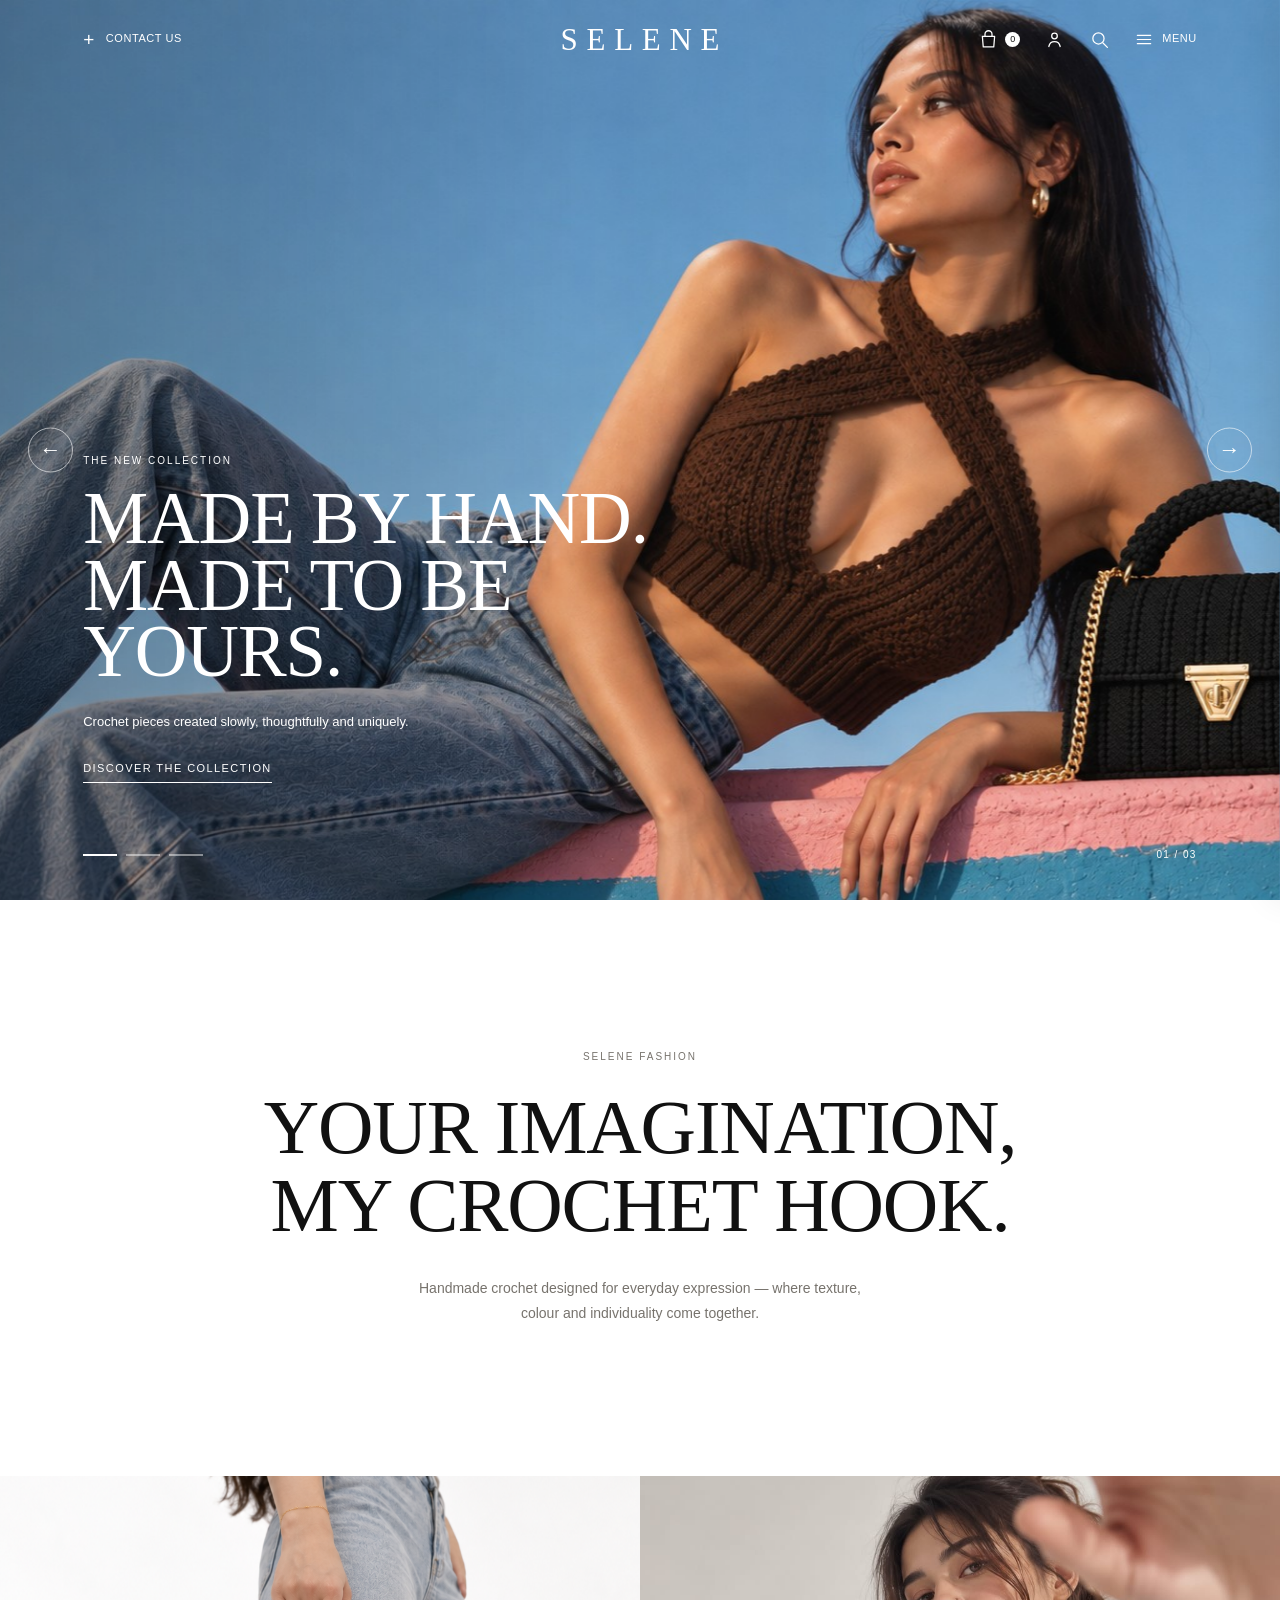
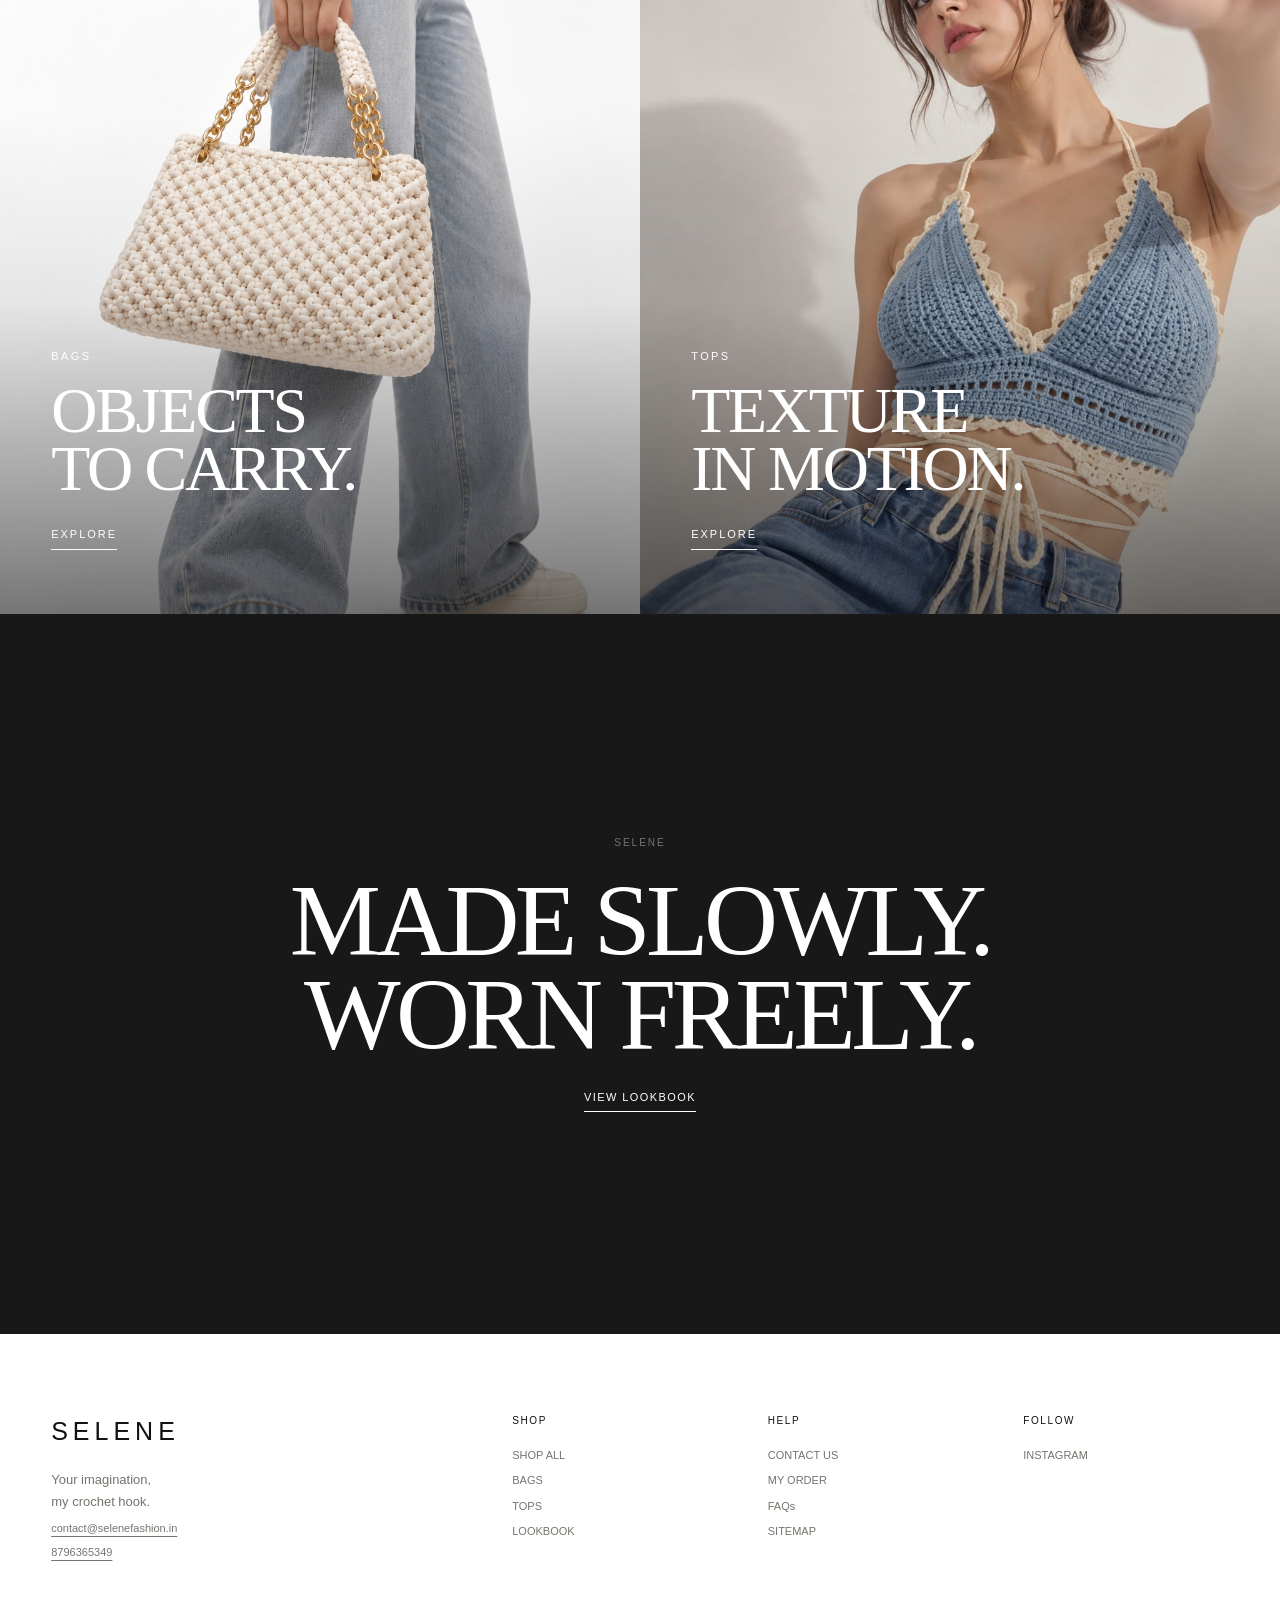
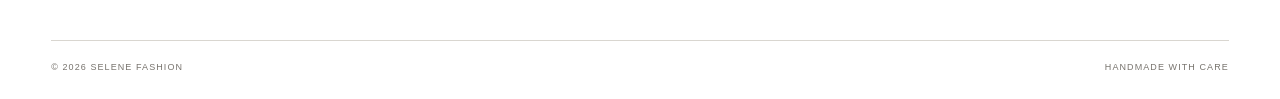
<file: selenee/index.html>
<!DOCTYPE html>
<html lang="en">
<head>
<meta charset="UTF-8">
<meta name="viewport" content="width=device-width, initial-scale=1.0">
<title>SELENE — Handmade Crochet Bags & Tops</title>
<meta name="description" content="Explore SELENE handmade crochet bags and tops. Discover textured pieces, the latest collection and the SELENE lookbook.">
<meta name="theme-color" content="#f5f3ef">
<link rel="stylesheet" href="style.css">
</head>
<body class="home-page">
<a class="skip-link" href="#main-content">Skip to content</a>
<header class="site-header" id="siteHeader">
  <div class="header-left"><a class="contact-link" href="contact.html"><span class="contact-plus">+</span> CONTACT US</a></div>
  <a href="index.html" class="logo" aria-label="SELENE home">SELENE</a>
  <div class="header-right">
    <button class="header-action" id="bagBtn" type="button" aria-label="Open bag" aria-controls="bagDrawer" aria-expanded="false"><svg viewBox="0 0 24 24" aria-hidden="true"><path d="M5 8.5h14l-1 12H6l-1-12Z"/><path d="M8 8.5V6a4 4 0 0 1 8 0v2.5"/></svg><span class="sr-only">Bag</span><span class="bag-count" id="bagCount">0</span></button>
    <button class="header-action" id="accountBtn" type="button" aria-label="Account" aria-controls="accountPanel" aria-expanded="false"><svg viewBox="0 0 24 24" aria-hidden="true"><circle cx="12" cy="8" r="3.2"/><path d="M5.5 20c.8-3.7 3-5.5 6.5-5.5s5.7 1.8 6.5 5.5"/></svg><span class="sr-only">Account</span></button>
    <button class="header-action" id="searchBtn" type="button" aria-label="Search" aria-controls="searchPanel" aria-expanded="false"><svg viewBox="0 0 24 24" aria-hidden="true"><circle cx="10.8" cy="10.8" r="6.4"/><path d="m16 16 5 5"/></svg><span class="sr-only">Search</span></button>
    <button class="header-action menu-trigger" id="menuBtn" type="button" aria-label="Open menu"><svg viewBox="0 0 24 24" aria-hidden="true"><path d="M4 7h16M4 12h16M4 17h16"/></svg><span>MENU</span></button>
  </div>
</header>
<div class="mobile-menu" id="mobileMenu" aria-hidden="true">
  <button class="panel-close" id="closeMenu" type="button">CLOSE</button>
  <div class="menu-inner"><p class="menu-kicker">SELENE FASHION</p><nav><a href="index.html">HOME</a><a href="shop.html">SHOP ALL</a><a href="bags.html">BAGS</a><a href="tops.html">TOPS</a><a href="lookbook.html">LOOKBOOK</a><a href="about.html">ABOUT</a></nav></div>
</div>
<div class="search-panel" id="searchPanel" aria-hidden="true"><button class="panel-close" id="closeSearch" type="button">CLOSE</button><div class="search-inner"><p class="section-label">SEARCH SELENE</p><input id="searchInput" type="search" placeholder="Search bags, tops..." autocomplete="off"><div id="searchResults" aria-live="polite"></div></div></div>
<div class="account-panel" id="accountPanel" aria-hidden="true"><button class="panel-close" id="closeAccount" type="button">CLOSE</button><div class="account-inner"><p class="section-label">ACCOUNT</p><h2>WELCOME.</h2><p>Save a simple preview profile in this browser. This storefront does not provide secure sign-in.</p><div class="account-panel-actions"><a href="account.html" class="text-link">OPEN / CREATE PREVIEW PROFILE</a><a href="orders.html" class="text-link">MY ORDERS</a></div></div></div>
<aside class="bag-drawer" id="bagDrawer" aria-hidden="true" aria-label="Shopping bag"><div class="bag-head"><h2>YOUR BAG</h2><button id="closeBag" type="button">CLOSE</button></div><div id="bagItems" aria-live="polite"><p class="empty-bag">Your bag is empty.</p></div><div class="bag-bottom"><div class="bag-total"><span>TOTAL</span><strong id="bagTotal">₹0</strong></div><button class="checkout-btn" type="button">CHECKOUT</button></div></aside>
<main id="main-content">
<section class="hero hero-slider" id="heroSlider" aria-label="SELENE campaign">
  <div class="hero-track">
    <article class="hero-slide is-active" data-index="0"><img src="hero-1.jpg" alt="SELENE crochet bag campaign"><div class="hero-overlay"></div><div class="hero-content"><p class="eyebrow">THE NEW COLLECTION</p><h1>MADE BY HAND.<br>MADE TO BE YOURS.</h1><p class="hero-description">Crochet pieces created slowly, thoughtfully and uniquely.</p><a href="bags.html" class="text-link">DISCOVER THE COLLECTION</a></div></article>
    <article class="hero-slide" data-index="1"><img src="hero-2.jpg" alt="SELENE crochet bag editorial"><div class="hero-overlay"></div><div class="hero-content"><p class="eyebrow">THE SELENE EDIT</p><h1>TEXTURE<br>IN MOTION.</h1><p class="hero-description">A handmade statement designed for the way you move.</p><a href="bags.html" class="text-link">SHOP BAGS</a></div></article>
    <article class="hero-slide" data-index="2"><img src="hero-3.jpg" alt="SELENE crochet bag lookbook"><div class="hero-overlay"></div><div class="hero-content"><p class="eyebrow">HANDMADE STORIES</p><h1>WORN<br>YOUR WAY.</h1><p class="hero-description">Individual pieces, considered details, unmistakably SELENE.</p><a href="lookbook.html" class="text-link">VIEW LOOKBOOK</a></div></article>
  </div>
  <button class="hero-arrow hero-prev" type="button" aria-label="Previous slide">←</button>
  <button class="hero-arrow hero-next" type="button" aria-label="Next slide">→</button>
  <div class="hero-controls"><div class="hero-dots" role="tablist" aria-label="Hero slides"><button class="hero-dot is-active" data-slide="0" role="tab" aria-selected="true" aria-label="Slide 1"></button><button class="hero-dot" data-slide="1" role="tab" aria-selected="false" aria-label="Slide 2"></button><button class="hero-dot" data-slide="2" role="tab" aria-selected="false" aria-label="Slide 3"></button></div><span class="hero-count"><span id="heroCurrent">01</span> / 03</span></div>
  <div class="scroll-shop-cta" id="scrollShopCta" aria-hidden="true"><div class="scroll-shop-inner"><span class="scroll-shop-label" id="scrollShopLabel">SELENE COLLECTION</span><a href="shop.html" class="scroll-shop-button" id="scrollShopButton">SHOP NOW</a></div></div>
</section>
<section class="intro-section"><p class="section-label">SELENE FASHION</p><h2>YOUR IMAGINATION,<br>MY CROCHET HOOK.</h2><p class="intro-text">Handmade crochet designed for everyday expression — where texture, colour and individuality come together.</p></section>
<section class="split-feature"><a href="bags.html"><img src="cover-bag.jpg" alt="SELENE crochet bag — lifestyle campaign"><div><span>BAGS</span><h2>OBJECTS<br>TO CARRY.</h2><b>EXPLORE</b></div></a><a href="tops.html"><img src="cover-top.jpg" alt="SELENE crochet top — lifestyle campaign"><div><span>TOPS</span><h2>TEXTURE<br>IN MOTION.</h2><b>EXPLORE</b></div></a></section>
<section class="brand-statement"><p class="section-label">SELENE</p><h2>MADE SLOWLY.<br>WORN FREELY.</h2><a href="lookbook.html" class="text-link">VIEW LOOKBOOK</a></section>
</main>
<footer class="site-footer"><div class="footer-top"><div class="footer-brand"><h2>SELENE</h2><p>Your imagination,<br>my crochet hook.</p><a class="footer-contact" href="mailto:contact@selenefashion.in">contact@selenefashion.in</a><a class="footer-contact" href="tel:+918796365349">8796365349</a></div><div class="footer-column"><h3>SHOP</h3><a href="shop.html">SHOP ALL</a><a href="bags.html">BAGS</a><a href="tops.html">TOPS</a><a href="lookbook.html">LOOKBOOK</a></div><div class="footer-column"><h3>HELP</h3><a href="contact.html">CONTACT US</a><a href="orders.html">MY ORDER</a><a href="faqs.html">FAQs</a><a href="sitemap.html">SITEMAP</a></div><div class="footer-column"><h3>FOLLOW</h3><a href="https://www.instagram.com/theselene.fashion/" target="_blank" rel="noopener">INSTAGRAM</a></div></div><div class="footer-bottom"><p>© <span id="year"></span> SELENE FASHION</p><p>HANDMADE WITH CARE</p></div></footer>
<script src="script.js"></script>
</body></html>
</file>
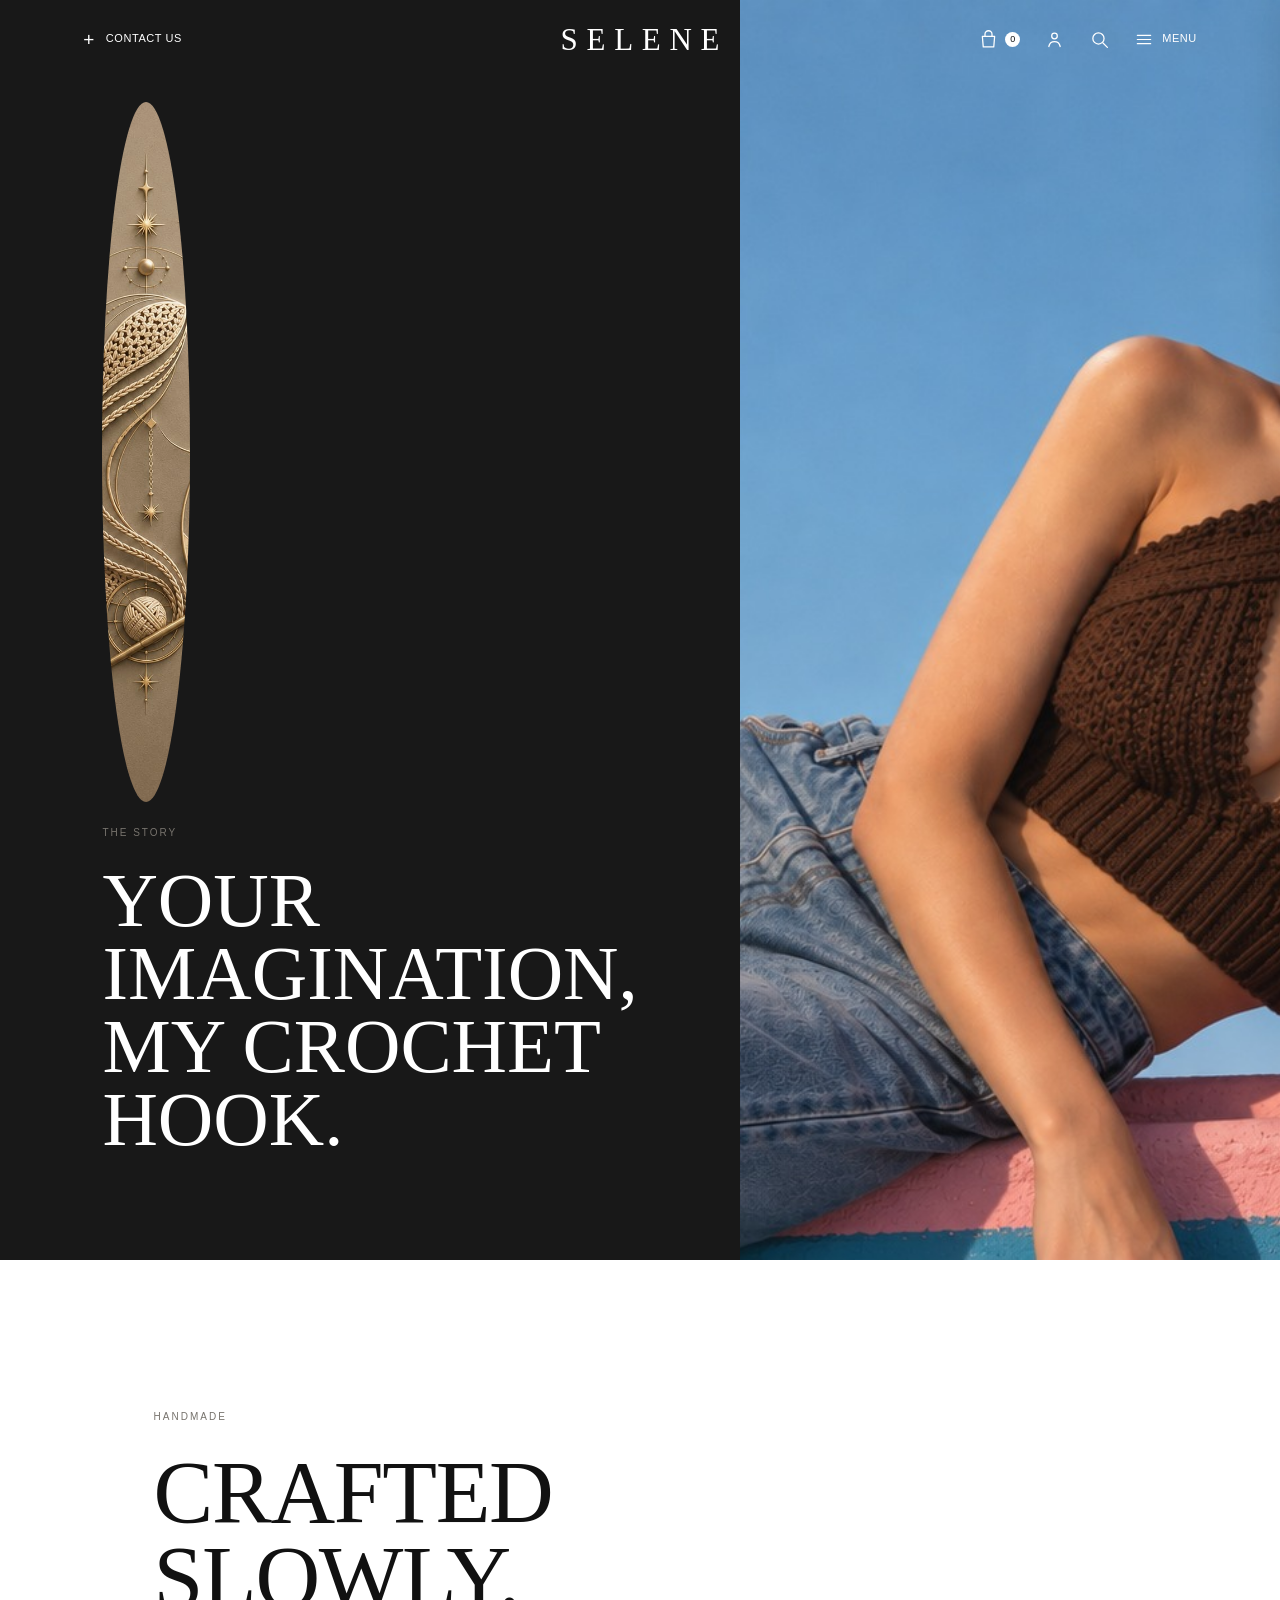
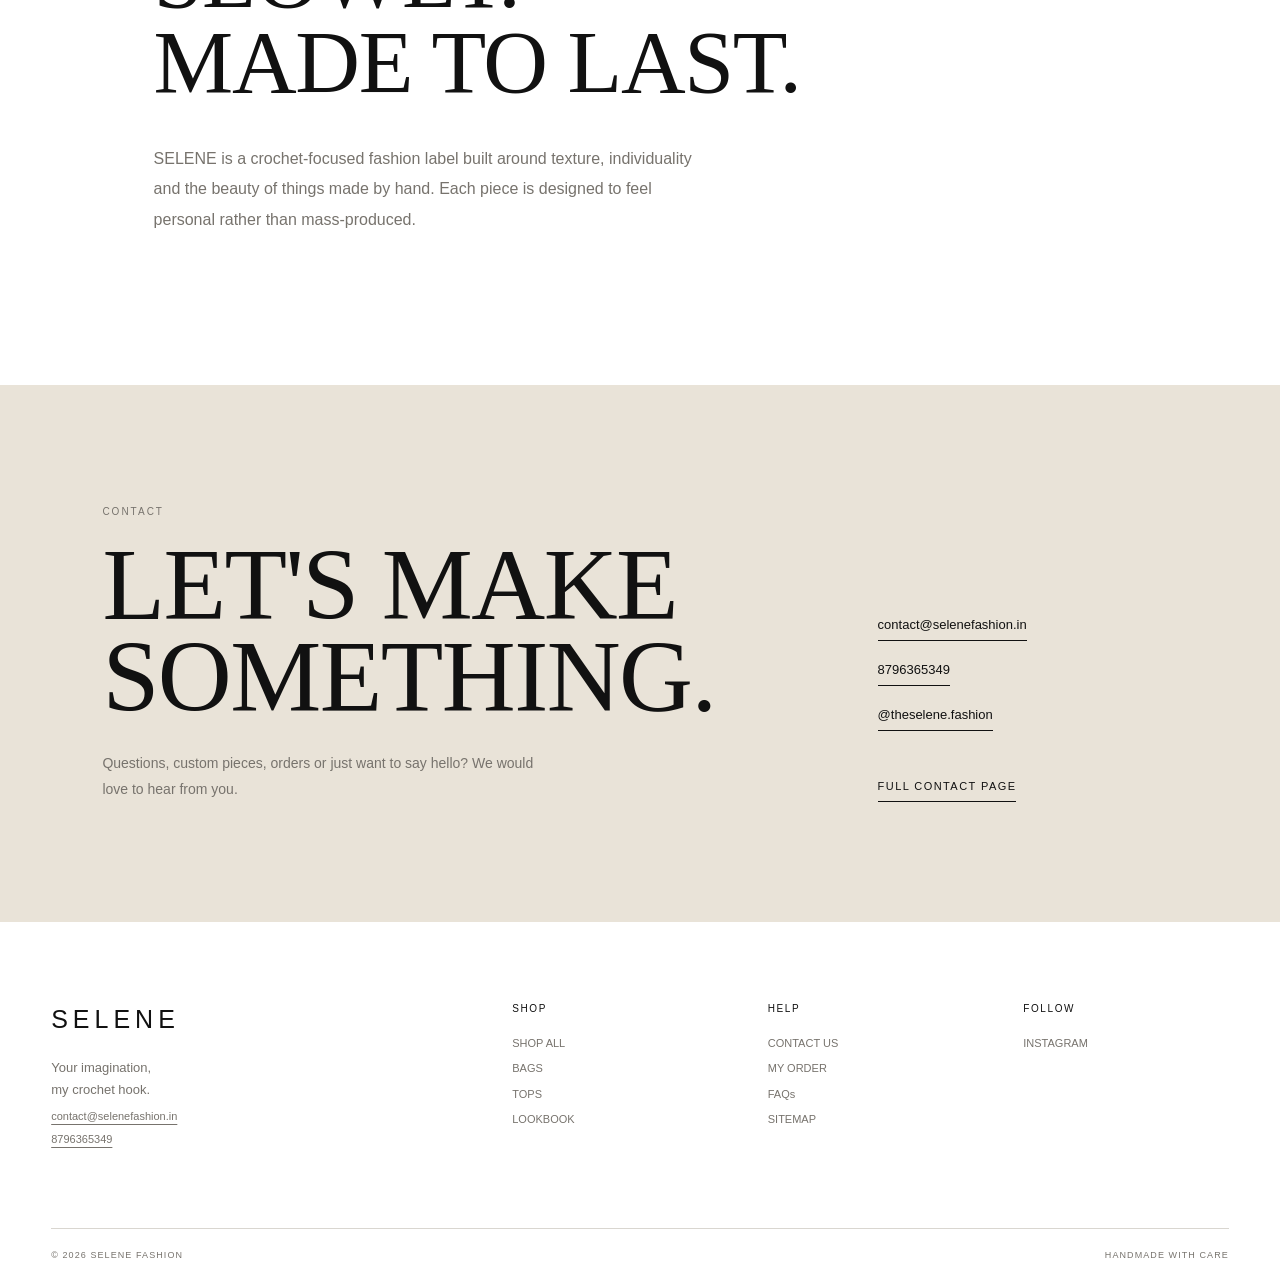
<file: selenee/about.html>
<!DOCTYPE html>
<html lang="en">
<head>
<meta charset="UTF-8">
<meta name="viewport" content="width=device-width, initial-scale=1.0">
<title>About SELENE — Handmade Crochet</title>
<meta name="description" content="Learn about SELENE and the hands, ideas and crochet craft behind each piece.">
<meta name="theme-color" content="#f5f3ef">
<link rel="stylesheet" href="style.css">
</head>
<body class="about-page">
<a class="skip-link" href="#main-content">Skip to content</a>
<header class="site-header" id="siteHeader">
  <div class="header-left">
    <a class="contact-link" href="contact.html"><span class="contact-plus">+</span> CONTACT US</a>
  </div>
  <a href="index.html" class="logo" aria-label="SELENE home">SELENE</a>
  <div class="header-right">
    <button class="header-action" id="bagBtn" type="button" aria-label="Open bag" aria-controls="bagDrawer" aria-expanded="false">
      <svg viewBox="0 0 24 24" aria-hidden="true"><path d="M5 8.5h14l-1 12H6l-1-12Z"/><path d="M8 8.5V6a4 4 0 0 1 8 0v2.5"/></svg>
      <span class="sr-only">Bag</span><span class="bag-count" id="bagCount">0</span>
    </button>
    <button class="header-action" id="accountBtn" type="button" aria-label="Account" aria-controls="accountPanel" aria-expanded="false">
      <svg viewBox="0 0 24 24" aria-hidden="true"><circle cx="12" cy="8" r="3.2"/><path d="M5.5 20c.8-3.7 3-5.5 6.5-5.5s5.7 1.8 6.5 5.5"/></svg>
      <span class="sr-only">Account</span>
    </button>
    <button class="header-action" id="searchBtn" type="button" aria-label="Search" aria-controls="searchPanel" aria-expanded="false">
      <svg viewBox="0 0 24 24" aria-hidden="true"><circle cx="10.8" cy="10.8" r="6.4"/><path d="m16 16 5 5"/></svg>
      <span class="sr-only">Search</span>
    </button>
    <button class="header-action menu-trigger" id="menuBtn" type="button" aria-label="Open menu">
      <svg viewBox="0 0 24 24" aria-hidden="true"><path d="M4 7h16M4 12h16M4 17h16"/></svg><span>MENU</span>
    </button>
  </div>
</header>
<div class="mobile-menu" id="mobileMenu" aria-hidden="true">
  <button class="panel-close" id="closeMenu" type="button">CLOSE</button>
  <div class="menu-inner">
    <p class="menu-kicker">SELENE FASHION</p>
    <nav>
      <a href="index.html">HOME</a><a href="shop.html">SHOP ALL</a>
      <a href="bags.html">BAGS</a>
      <a href="tops.html">TOPS</a>
      <a href="lookbook.html">LOOKBOOK</a>
      <a href="about.html">ABOUT</a>
    </nav>
  </div>
</div>
<div class="search-panel" id="searchPanel" aria-hidden="true">
  <button class="panel-close" id="closeSearch" type="button">CLOSE</button>
  <div class="search-inner">
    <p class="section-label">SEARCH SELENE</p>
    <input id="searchInput" type="search" placeholder="Search bags, tops..." autocomplete="off">
    <div id="searchResults" aria-live="polite"></div>
  </div>
</div>
<div class="account-panel" id="accountPanel" aria-hidden="true"><button class="panel-close" id="closeAccount" type="button">CLOSE</button><div class="account-inner"><p class="section-label">ACCOUNT</p><h2>WELCOME.</h2><p>Save a simple preview profile in this browser. This storefront does not provide secure sign-in.</p><div class="account-panel-actions"><a href="account.html" class="text-link">OPEN / CREATE PREVIEW PROFILE</a><a href="orders.html" class="text-link">MY ORDERS</a></div></div></div>
<aside class="bag-drawer" id="bagDrawer" aria-hidden="true" aria-label="Shopping bag">
  <div class="bag-head"><h2>YOUR BAG</h2><button id="closeBag" type="button">CLOSE</button></div>
  <div id="bagItems" aria-live="polite"><p class="empty-bag">Your bag is empty.</p></div>
  <div class="bag-bottom"><div class="bag-total"><span>TOTAL</span><strong id="bagTotal">₹0</strong></div><button class="checkout-btn" type="button">CHECKOUT</button></div>
</aside>
<main id="main-content">

<section class="about-hero">
  <div><img class="story-logo" src="selene-logo.jpeg" alt="SELENE emblem"><p class="section-label">THE STORY</p><h1>YOUR IMAGINATION,<br>MY CROCHET HOOK.</h1></div>
  <img src="about-hero.jpg" alt="SELENE">
</section>
<section class="about-copy" id="handmade">
  <p class="section-label">HANDMADE</p>
  <h2>CRAFTED SLOWLY.<br>MADE TO LAST.</h2>
  <p>SELENE is a crochet-focused fashion label built around texture, individuality and the beauty of things made by hand. Each piece is designed to feel personal rather than mass-produced.</p>
</section>
<section class="contact-section" id="contact"><div><p class="section-label">CONTACT</p><h2>LET'S MAKE<br>SOMETHING.</h2><p class="contact-note">Questions, custom pieces, orders or just want to say hello? We would love to hear from you.</p></div><div class="contact-links"><a href="mailto:contact@selenefashion.in" class="contact-email">contact@selenefashion.in</a><a href="tel:+918796365349" class="contact-email">8796365349</a><a href="https://www.instagram.com/theselene.fashion/" target="_blank" rel="noopener" class="contact-email">@theselene.fashion</a><a href="contact.html" class="text-link">FULL CONTACT PAGE</a></div></section>

</main>
<footer class="site-footer"><div class="footer-top"><div class="footer-brand"><h2>SELENE</h2><p>Your imagination,<br>my crochet hook.</p><a class="footer-contact" href="mailto:contact@selenefashion.in">contact@selenefashion.in</a><a class="footer-contact" href="tel:+918796365349">8796365349</a></div><div class="footer-column"><h3>SHOP</h3><a href="shop.html">SHOP ALL</a><a href="bags.html">BAGS</a><a href="tops.html">TOPS</a><a href="lookbook.html">LOOKBOOK</a></div><div class="footer-column"><h3>HELP</h3><a href="contact.html">CONTACT US</a><a href="orders.html">MY ORDER</a><a href="faqs.html">FAQs</a><a href="sitemap.html">SITEMAP</a></div><div class="footer-column"><h3>FOLLOW</h3><a href="https://www.instagram.com/theselene.fashion/" target="_blank" rel="noopener">INSTAGRAM</a></div></div><div class="footer-bottom"><p>© <span id="year"></span> SELENE FASHION</p><p>HANDMADE WITH CARE</p></div></footer>
<script src="script.js"></script>
</body>
</html>
</file>
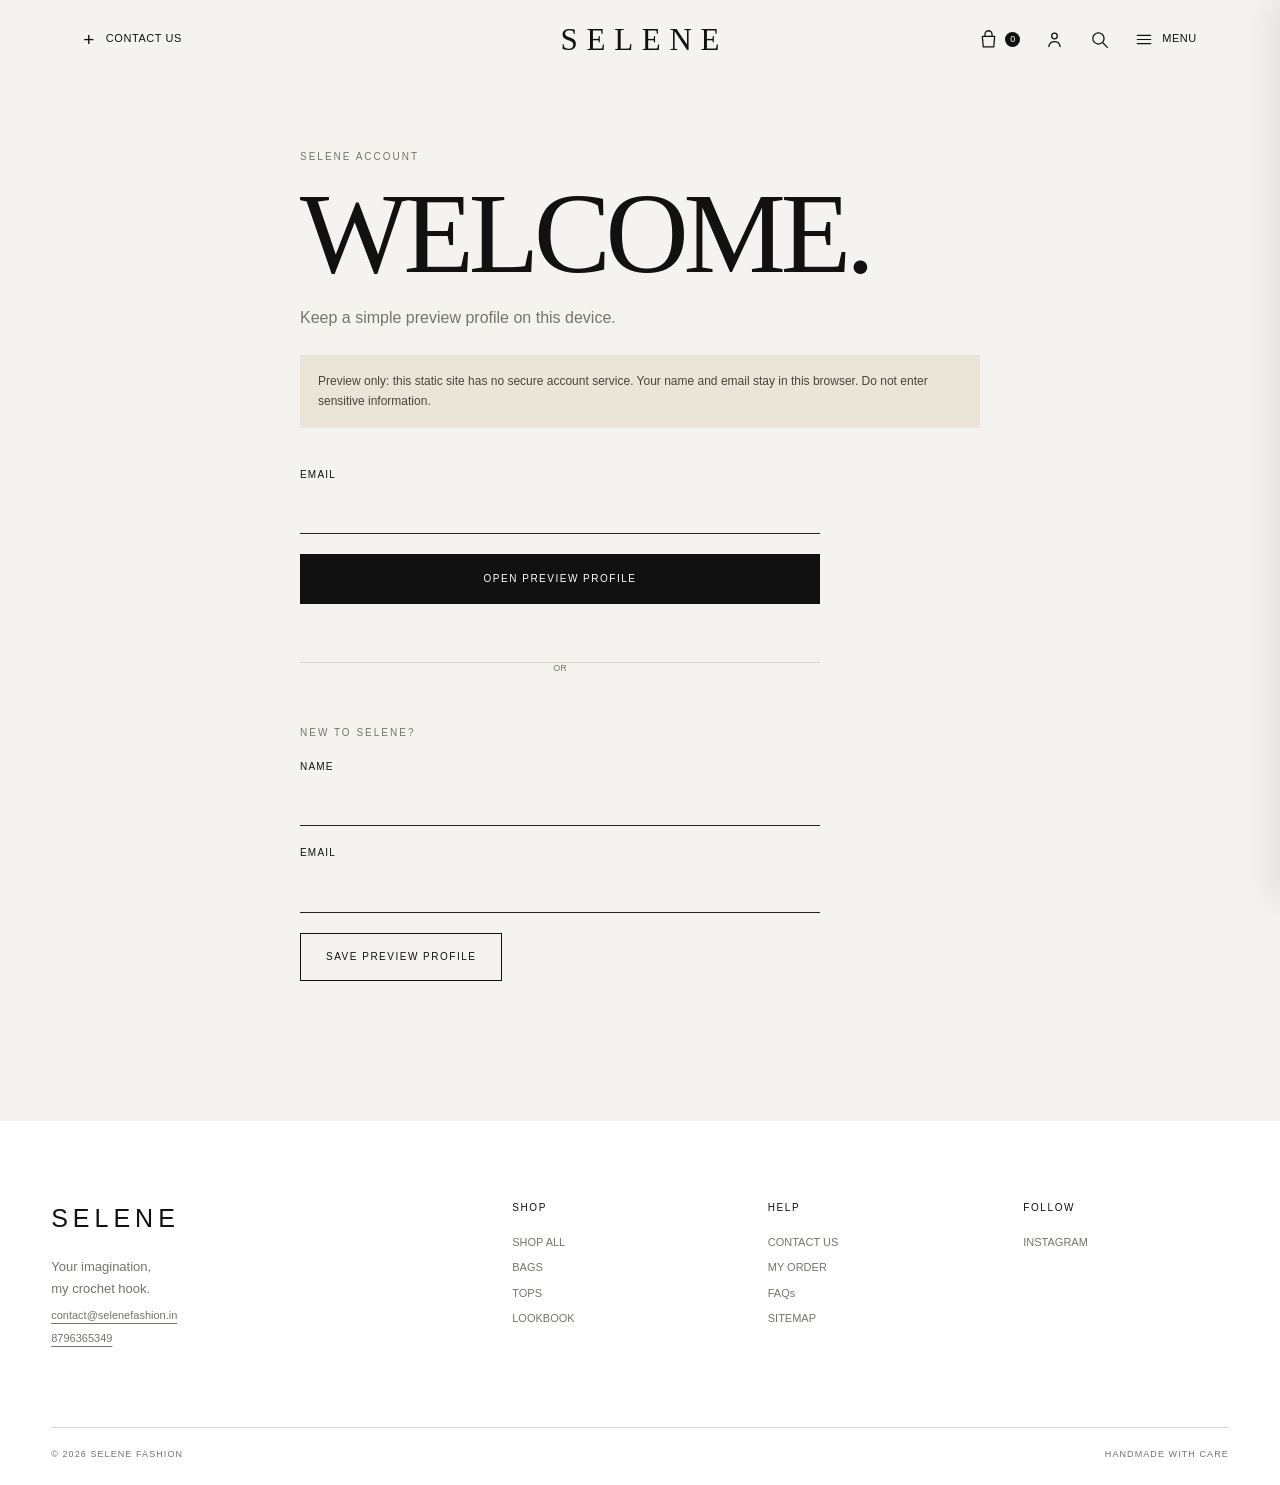
<file: selenee/account.html>
<!DOCTYPE html>
<html lang="en">
<head>
<meta charset="UTF-8">
<meta name="viewport" content="width=device-width, initial-scale=1.0">
<title>Account Preview — SELENE</title>
<meta name="description" content="Create a local preview profile for the SELENE storefront demonstration.">
<meta name="theme-color" content="#f5f3ef">
<link rel="stylesheet" href="style.css">
</head>
<body class="light-header-page">
<a class="skip-link" href="#main-content">Skip to content</a>
<header class="site-header" id="siteHeader">
  <div class="header-left"><a class="contact-link" href="contact.html"><span class="contact-plus">+</span> CONTACT US</a></div>
  <a href="index.html" class="logo" aria-label="SELENE home">SELENE</a>
  <div class="header-right">
    <button class="header-action" id="bagBtn" type="button" aria-label="Open bag" aria-controls="bagDrawer" aria-expanded="false"><svg viewBox="0 0 24 24" aria-hidden="true"><path d="M5 8.5h14l-1 12H6l-1-12Z"/><path d="M8 8.5V6a4 4 0 0 1 8 0v2.5"/></svg><span class="sr-only">Bag</span><span class="bag-count" id="bagCount">0</span></button>
    <button class="header-action" id="accountBtn" type="button" aria-label="Account" aria-controls="accountPanel" aria-expanded="false"><svg viewBox="0 0 24 24" aria-hidden="true"><circle cx="12" cy="8" r="3.2"/><path d="M5.5 20c.8-3.7 3-5.5 6.5-5.5s5.7 1.8 6.5 5.5"/></svg><span class="sr-only">Account</span></button>
    <button class="header-action" id="searchBtn" type="button" aria-label="Search" aria-controls="searchPanel" aria-expanded="false"><svg viewBox="0 0 24 24" aria-hidden="true"><circle cx="10.8" cy="10.8" r="6.4"/><path d="m16 16 5 5"/></svg><span class="sr-only">Search</span></button>
    <button class="header-action menu-trigger" id="menuBtn" type="button" aria-label="Open menu"><svg viewBox="0 0 24 24" aria-hidden="true"><path d="M4 7h16M4 12h16M4 17h16"/></svg><span>MENU</span></button>
  </div>
</header>
<div class="mobile-menu" id="mobileMenu" aria-hidden="true">
  <button class="panel-close" id="closeMenu" type="button">CLOSE</button>
  <div class="menu-inner"><p class="menu-kicker">SELENE FASHION</p><nav><a href="index.html">HOME</a><a href="shop.html">SHOP ALL</a><a href="bags.html">BAGS</a><a href="tops.html">TOPS</a><a href="lookbook.html">LOOKBOOK</a><a href="about.html">ABOUT</a></nav></div>
</div>
<div class="search-panel" id="searchPanel" aria-hidden="true"><button class="panel-close" id="closeSearch" type="button">CLOSE</button><div class="search-inner"><p class="section-label">SEARCH SELENE</p><input id="searchInput" type="search" placeholder="Search bags, tops..." autocomplete="off"><div id="searchResults" aria-live="polite"></div></div></div>
<div class="account-panel" id="accountPanel" aria-hidden="true"><button class="panel-close" id="closeAccount" type="button">CLOSE</button><div class="account-inner"><p class="section-label">ACCOUNT</p><h2>WELCOME.</h2><p>Save a simple preview profile in this browser. This storefront does not provide secure sign-in.</p><div class="account-panel-actions"><a href="account.html" class="text-link">OPEN / CREATE PREVIEW PROFILE</a><a href="orders.html" class="text-link">MY ORDERS</a></div></div></div>
<aside class="bag-drawer" id="bagDrawer" aria-hidden="true" aria-label="Shopping bag"><div class="bag-head"><h2>YOUR BAG</h2><button id="closeBag" type="button">CLOSE</button></div><div id="bagItems" aria-live="polite"><p class="empty-bag">Your bag is empty.</p></div><div class="bag-bottom"><div class="bag-total"><span>TOTAL</span><strong id="bagTotal">₹0</strong></div><button class="checkout-btn" type="button">CHECKOUT</button></div></aside>
<main id="main-content">
  <section class="account-page">
    <div class="account-card">
      <p class="section-label">SELENE ACCOUNT</p>
      <h1 id="accountTitle">WELCOME.</h1>
      <p class="account-sub" id="accountSub">Keep a simple preview profile on this device.</p>
      <p class="preview-note">Preview only: this static site has no secure account service. Your name and email stay in this browser. Do not enter sensitive information.</p>
      <form id="loginForm" class="account-form">
        <label>Email<input type="email" id="loginEmail" required autocomplete="email"></label>
        <button type="submit" class="detail-add">OPEN PREVIEW PROFILE</button>
        <p class="form-message" id="loginMessage" aria-live="polite"></p>
      </form>
      <div class="account-divider"><span>OR</span></div>
      <form id="registerForm" class="account-form">
        <p class="section-label">NEW TO SELENE?</p>
        <label>Name<input type="text" id="registerName" required autocomplete="name"></label>
        <label>Email<input type="email" id="registerEmail" required autocomplete="email"></label>
        <button type="submit" class="outline-btn">SAVE PREVIEW PROFILE</button>
        <p class="form-message" id="registerMessage" aria-live="polite"></p>
      </form>
      <div class="logged-in-card" id="loggedInCard" hidden></div>
    </div>
  </section>
</main><footer class="site-footer"><div class="footer-top"><div class="footer-brand"><h2>SELENE</h2><p>Your imagination,<br>my crochet hook.</p><a class="footer-contact" href="mailto:contact@selenefashion.in">contact@selenefashion.in</a><a class="footer-contact" href="tel:+918796365349">8796365349</a></div><div class="footer-column"><h3>SHOP</h3><a href="shop.html">SHOP ALL</a><a href="bags.html">BAGS</a><a href="tops.html">TOPS</a><a href="lookbook.html">LOOKBOOK</a></div><div class="footer-column"><h3>HELP</h3><a href="contact.html">CONTACT US</a><a href="orders.html">MY ORDER</a><a href="faqs.html">FAQs</a><a href="sitemap.html">SITEMAP</a></div><div class="footer-column"><h3>FOLLOW</h3><a href="https://www.instagram.com/theselene.fashion/" target="_blank" rel="noopener">INSTAGRAM</a></div></div><div class="footer-bottom"><p>© <span id="year"></span> SELENE FASHION</p><p>HANDMADE WITH CARE</p></div></footer><script src="script.js"></script></body></html>
</file>
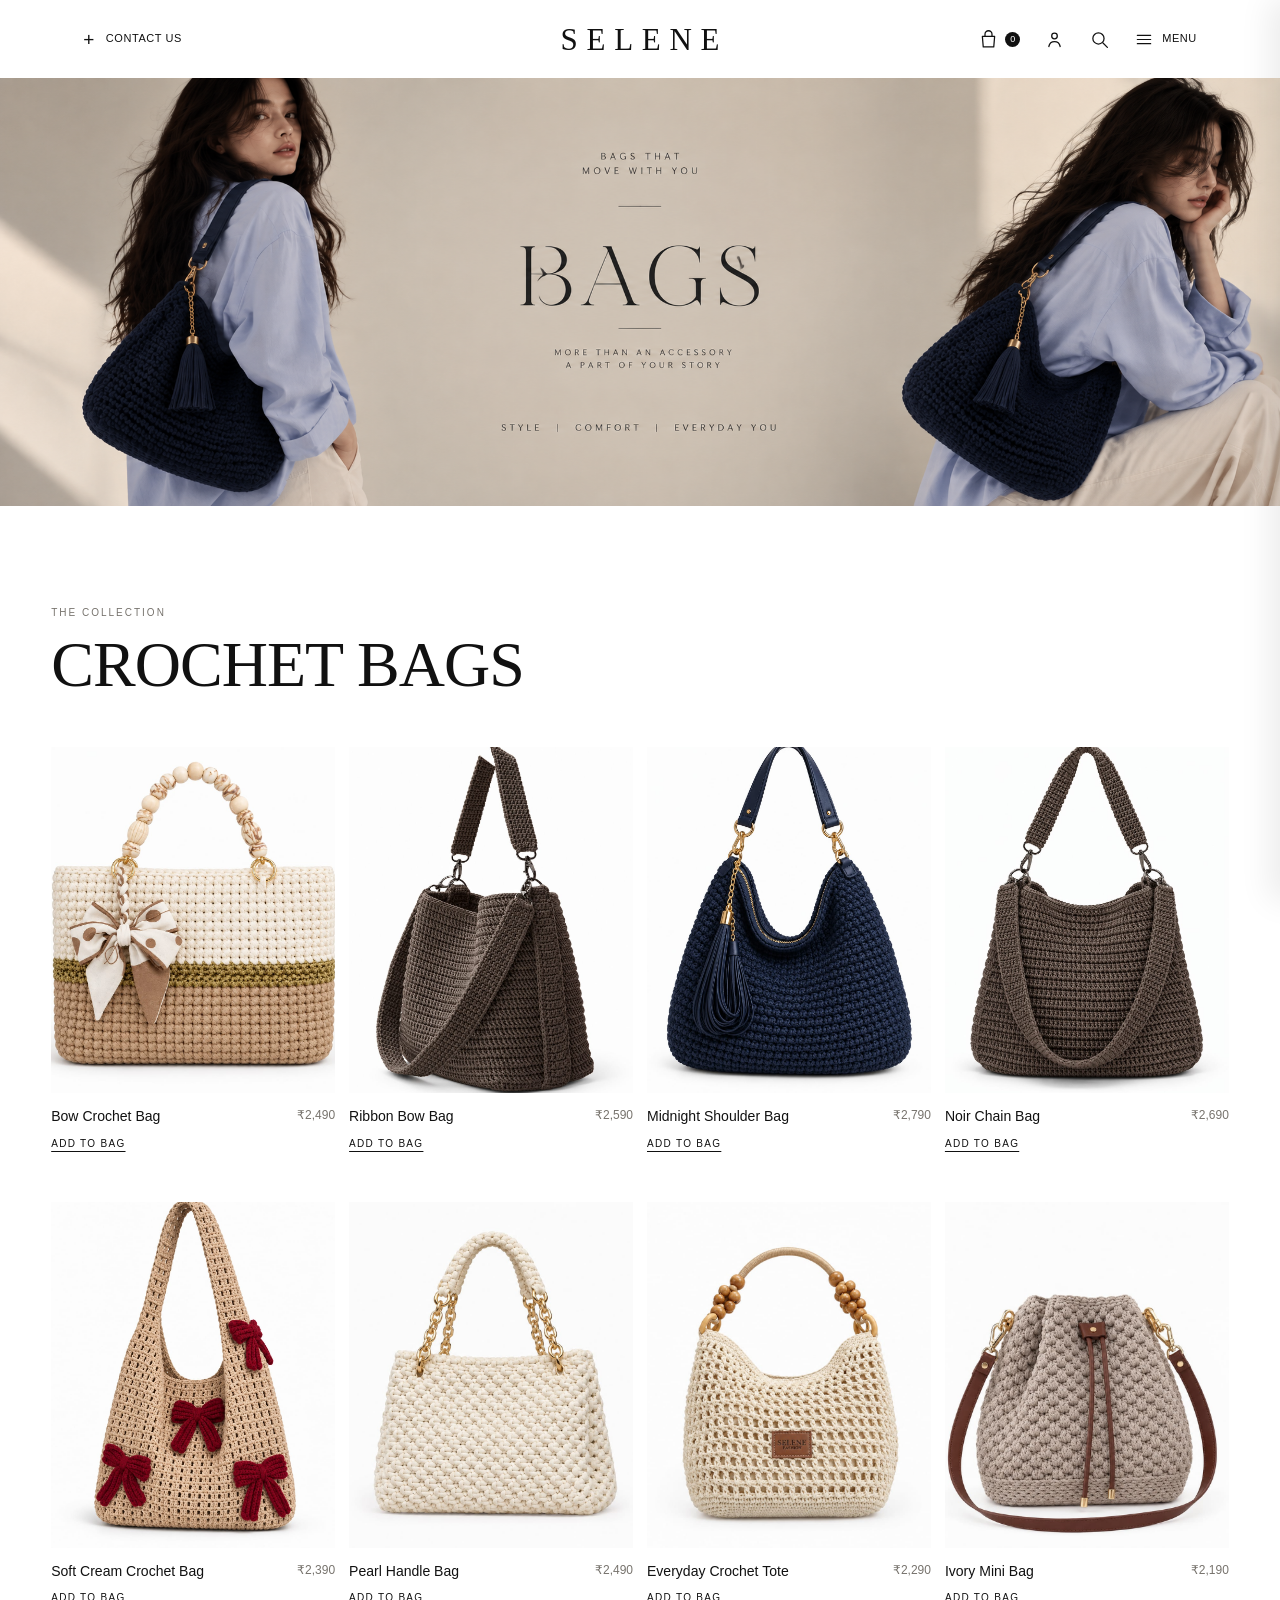
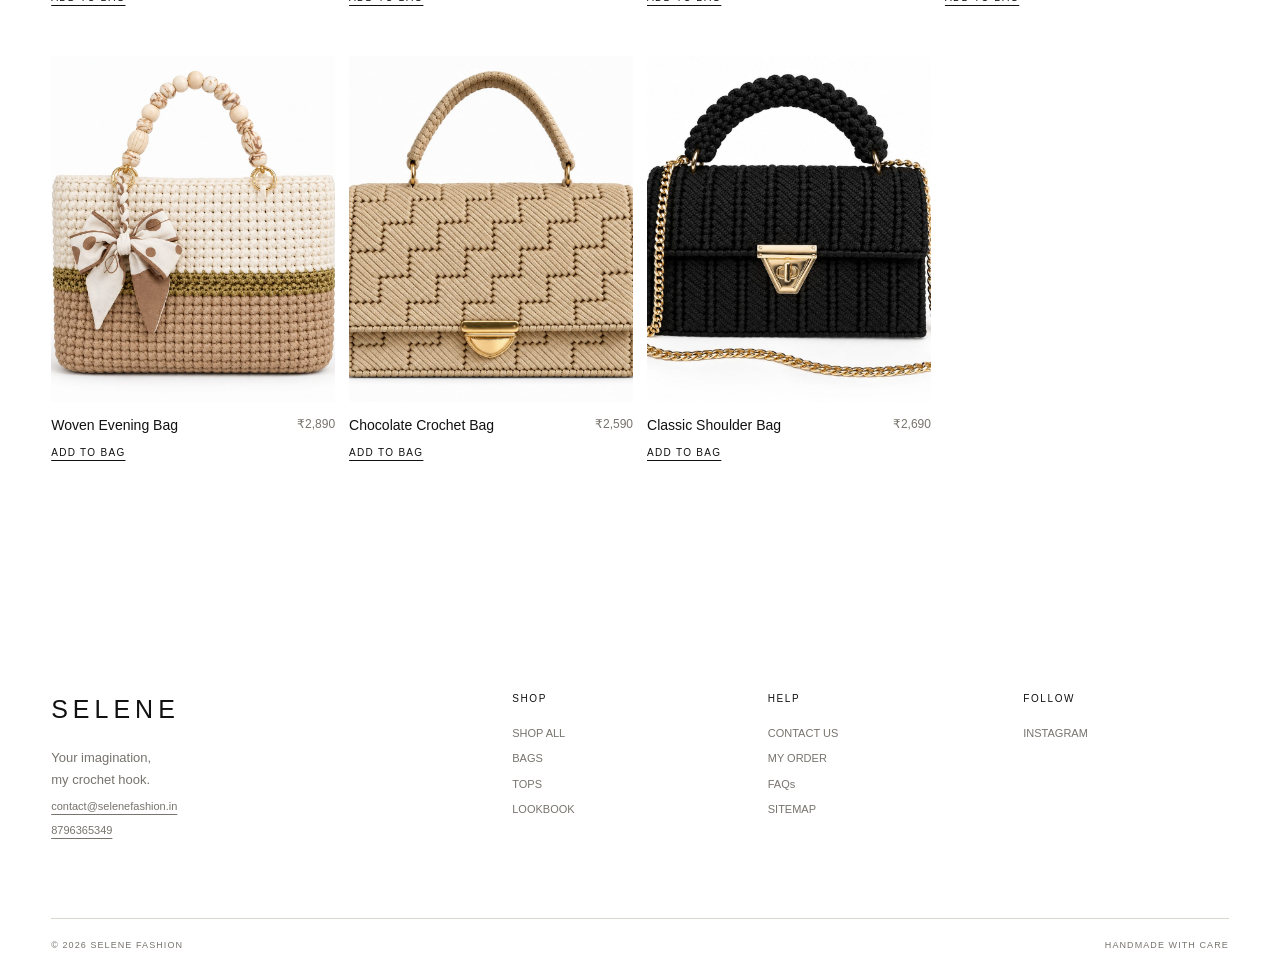
<file: selenee/bags.html>
<!DOCTYPE html>
<html lang="en">
<head>
<meta charset="UTF-8">
<meta name="viewport" content="width=device-width, initial-scale=1.0">
<title>Crochet Bags — SELENE</title>
<meta name="description" content="Explore SELENE handmade crochet bags, from everyday carry pieces to occasion styles.">
<meta name="theme-color" content="#f5f3ef">
<link rel="stylesheet" href="style.css">
</head>
<body>
<a class="skip-link" href="#main-content">Skip to content</a>
<header class="site-header" id="siteHeader">
  <div class="header-left">
    <a class="contact-link" href="contact.html"><span class="contact-plus">+</span> CONTACT US</a>
  </div>
  <a href="index.html" class="logo" aria-label="SELENE home">SELENE</a>
  <div class="header-right">
    <button class="header-action" id="bagBtn" type="button" aria-label="Open bag" aria-controls="bagDrawer" aria-expanded="false">
      <svg viewBox="0 0 24 24" aria-hidden="true"><path d="M5 8.5h14l-1 12H6l-1-12Z"/><path d="M8 8.5V6a4 4 0 0 1 8 0v2.5"/></svg>
      <span class="sr-only">Bag</span><span class="bag-count" id="bagCount">0</span>
    </button>
    <button class="header-action" id="accountBtn" type="button" aria-label="Account" aria-controls="accountPanel" aria-expanded="false">
      <svg viewBox="0 0 24 24" aria-hidden="true"><circle cx="12" cy="8" r="3.2"/><path d="M5.5 20c.8-3.7 3-5.5 6.5-5.5s5.7 1.8 6.5 5.5"/></svg>
      <span class="sr-only">Account</span>
    </button>
    <button class="header-action" id="searchBtn" type="button" aria-label="Search" aria-controls="searchPanel" aria-expanded="false">
      <svg viewBox="0 0 24 24" aria-hidden="true"><circle cx="10.8" cy="10.8" r="6.4"/><path d="m16 16 5 5"/></svg>
      <span class="sr-only">Search</span>
    </button>
    <button class="header-action menu-trigger" id="menuBtn" type="button" aria-label="Open menu">
      <svg viewBox="0 0 24 24" aria-hidden="true"><path d="M4 7h16M4 12h16M4 17h16"/></svg><span>MENU</span>
    </button>
  </div>
</header>
<div class="mobile-menu" id="mobileMenu" aria-hidden="true">
  <button class="panel-close" id="closeMenu" type="button">CLOSE</button>
  <div class="menu-inner">
    <p class="menu-kicker">SELENE FASHION</p>
    <nav>
      <a href="index.html">HOME</a><a href="shop.html">SHOP ALL</a>
      <a href="bags.html">BAGS</a>
      <a href="tops.html">TOPS</a>
      <a href="lookbook.html">LOOKBOOK</a>
      <a href="about.html">ABOUT</a>
    </nav>
  </div>
</div>
<div class="search-panel" id="searchPanel" aria-hidden="true">
  <button class="panel-close" id="closeSearch" type="button">CLOSE</button>
  <div class="search-inner">
    <p class="section-label">SEARCH SELENE</p>
    <input id="searchInput" type="search" placeholder="Search bags, tops..." autocomplete="off">
    <div id="searchResults" aria-live="polite"></div>
  </div>
</div>
<div class="account-panel" id="accountPanel" aria-hidden="true"><button class="panel-close" id="closeAccount" type="button">CLOSE</button><div class="account-inner"><p class="section-label">ACCOUNT</p><h2>WELCOME.</h2><p>Save a simple preview profile in this browser. This storefront does not provide secure sign-in.</p><div class="account-panel-actions"><a href="account.html" class="text-link">OPEN / CREATE PREVIEW PROFILE</a><a href="orders.html" class="text-link">MY ORDERS</a></div></div></div>
<aside class="bag-drawer" id="bagDrawer" aria-hidden="true" aria-label="Shopping bag">
  <div class="bag-head"><h2>YOUR BAG</h2><button id="closeBag" type="button">CLOSE</button></div>
  <div id="bagItems" aria-live="polite"><p class="empty-bag">Your bag is empty.</p></div>
  <div class="bag-bottom"><div class="bag-total"><span>TOTAL</span><strong id="bagTotal">₹0</strong></div><button class="checkout-btn" type="button">CHECKOUT</button></div>
</aside>
<main id="main-content">

<section class="collection-editorial-hero" aria-label="SELENE COLLECTION">
  <img src="bags-hero.png" alt="Two campaign portraits featuring SELENE navy crochet bags, with the message Bags That Move With You.">
</section>
<section class="collection-section page-products">
  <div class="section-heading"><div><p class="section-label">THE COLLECTION</p><h2>CROCHET BAGS</h2></div></div>
<div class="product-grid">

<article class="product-card reveal" data-name="Bow Crochet Bag" data-price="2490" data-category="bags">
  <a class="product-image product-link" href="product.html?category=bags&id=0">
    <img class="product-main" src="bags/bag1.jpeg" alt="Bow Crochet Bag" loading="lazy">
    
    <span class="hover-label">VIEW PRODUCT</span>
  </a>
  <div class="product-info"><h3>Bow Crochet Bag</h3><p>₹2,490</p></div>
  <button class="quick-add" type="button">ADD TO BAG</button>
</article>

<article class="product-card reveal" data-name="Ribbon Bow Bag" data-price="2590" data-category="bags">
  <a class="product-image product-link" href="product.html?category=bags&id=1">
    <img class="product-main" src="bags/bag2.jpeg" alt="Ribbon Bow Bag" loading="lazy">
    
    <span class="hover-label">VIEW PRODUCT</span>
  </a>
  <div class="product-info"><h3>Ribbon Bow Bag</h3><p>₹2,590</p></div>
  <button class="quick-add" type="button">ADD TO BAG</button>
</article>

<article class="product-card reveal" data-name="Midnight Shoulder Bag" data-price="2790" data-category="bags">
  <a class="product-image product-link" href="product.html?category=bags&id=2">
    <img class="product-main" src="bags/bag3.jpeg" alt="Midnight Shoulder Bag" loading="lazy">
    
    <span class="hover-label">VIEW PRODUCT</span>
  </a>
  <div class="product-info"><h3>Midnight Shoulder Bag</h3><p>₹2,790</p></div>
  <button class="quick-add" type="button">ADD TO BAG</button>
</article>

<article class="product-card reveal" data-name="Noir Chain Bag" data-price="2690" data-category="bags">
  <a class="product-image product-link" href="product.html?category=bags&id=3">
    <img class="product-main" src="bags/bag4.jpeg" alt="Noir Chain Bag" loading="lazy">
    
    <span class="hover-label">VIEW PRODUCT</span>
  </a>
  <div class="product-info"><h3>Noir Chain Bag</h3><p>₹2,690</p></div>
  <button class="quick-add" type="button">ADD TO BAG</button>
</article>

<article class="product-card reveal" data-name="Soft Cream Crochet Bag" data-price="2390" data-category="bags">
  <a class="product-image product-link" href="product.html?category=bags&id=4">
    <img class="product-main" src="bags/bag5.jpeg" alt="Soft Cream Crochet Bag" loading="lazy">
    
    <span class="hover-label">VIEW PRODUCT</span>
  </a>
  <div class="product-info"><h3>Soft Cream Crochet Bag</h3><p>₹2,390</p></div>
  <button class="quick-add" type="button">ADD TO BAG</button>
</article>

<article class="product-card reveal" data-name="Pearl Handle Bag" data-price="2490" data-category="bags">
  <a class="product-image product-link" href="product.html?category=bags&id=5">
    <img class="product-main" src="bags/bag6.jpeg" alt="Pearl Handle Bag" loading="lazy">
    
    <span class="hover-label">VIEW PRODUCT</span>
  </a>
  <div class="product-info"><h3>Pearl Handle Bag</h3><p>₹2,490</p></div>
  <button class="quick-add" type="button">ADD TO BAG</button>
</article>

<article class="product-card reveal" data-name="Everyday Crochet Tote" data-price="2290" data-category="bags">
  <a class="product-image product-link" href="product.html?category=bags&id=6">
    <img class="product-main" src="bags/bag7.jpeg" alt="Everyday Crochet Tote" loading="lazy">
    
    <span class="hover-label">VIEW PRODUCT</span>
  </a>
  <div class="product-info"><h3>Everyday Crochet Tote</h3><p>₹2,290</p></div>
  <button class="quick-add" type="button">ADD TO BAG</button>
</article>

<article class="product-card reveal" data-name="Ivory Mini Bag" data-price="2190" data-category="bags">
  <a class="product-image product-link" href="product.html?category=bags&id=7">
    <img class="product-main" src="bags/bag8.jpeg" alt="Ivory Mini Bag" loading="lazy">
    
    <span class="hover-label">VIEW PRODUCT</span>
  </a>
  <div class="product-info"><h3>Ivory Mini Bag</h3><p>₹2,190</p></div>
  <button class="quick-add" type="button">ADD TO BAG</button>
</article>

<article class="product-card reveal" data-name="Woven Evening Bag" data-price="2890" data-category="bags">
  <a class="product-image product-link" href="product.html?category=bags&id=8">
    <img class="product-main" src="bags/bag9.jpeg" alt="Woven Evening Bag" loading="lazy">
    
    <span class="hover-label">VIEW PRODUCT</span>
  </a>
  <div class="product-info"><h3>Woven Evening Bag</h3><p>₹2,890</p></div>
  <button class="quick-add" type="button">ADD TO BAG</button>
</article>

<article class="product-card reveal" data-name="Chocolate Crochet Bag" data-price="2590" data-category="bags">
  <a class="product-image product-link" href="product.html?category=bags&id=9">
    <img class="product-main" src="bags/bag10.jpeg" alt="Chocolate Crochet Bag" loading="lazy">
    
    <span class="hover-label">VIEW PRODUCT</span>
  </a>
  <div class="product-info"><h3>Chocolate Crochet Bag</h3><p>₹2,590</p></div>
  <button class="quick-add" type="button">ADD TO BAG</button>
</article>

<article class="product-card reveal" data-name="Classic Shoulder Bag" data-price="2690" data-category="bags">
  <a class="product-image product-link" href="product.html?category=bags&id=10">
    <img class="product-main" src="bags/bag11.jpeg" alt="Classic Shoulder Bag" loading="lazy">
    
    <span class="hover-label">VIEW PRODUCT</span>
  </a>
  <div class="product-info"><h3>Classic Shoulder Bag</h3><p>₹2,690</p></div>
  <button class="quick-add" type="button">ADD TO BAG</button>
</article>
</div>
</section>

</main>
<footer class="site-footer"><div class="footer-top"><div class="footer-brand"><h2>SELENE</h2><p>Your imagination,<br>my crochet hook.</p><a class="footer-contact" href="mailto:contact@selenefashion.in">contact@selenefashion.in</a><a class="footer-contact" href="tel:+918796365349">8796365349</a></div><div class="footer-column"><h3>SHOP</h3><a href="shop.html">SHOP ALL</a><a href="bags.html">BAGS</a><a href="tops.html">TOPS</a><a href="lookbook.html">LOOKBOOK</a></div><div class="footer-column"><h3>HELP</h3><a href="contact.html">CONTACT US</a><a href="orders.html">MY ORDER</a><a href="faqs.html">FAQs</a><a href="sitemap.html">SITEMAP</a></div><div class="footer-column"><h3>FOLLOW</h3><a href="https://www.instagram.com/theselene.fashion/" target="_blank" rel="noopener">INSTAGRAM</a></div></div><div class="footer-bottom"><p>© <span id="year"></span> SELENE FASHION</p><p>HANDMADE WITH CARE</p></div></footer>
<script src="script.js"></script>
</body>
</html>
</file>
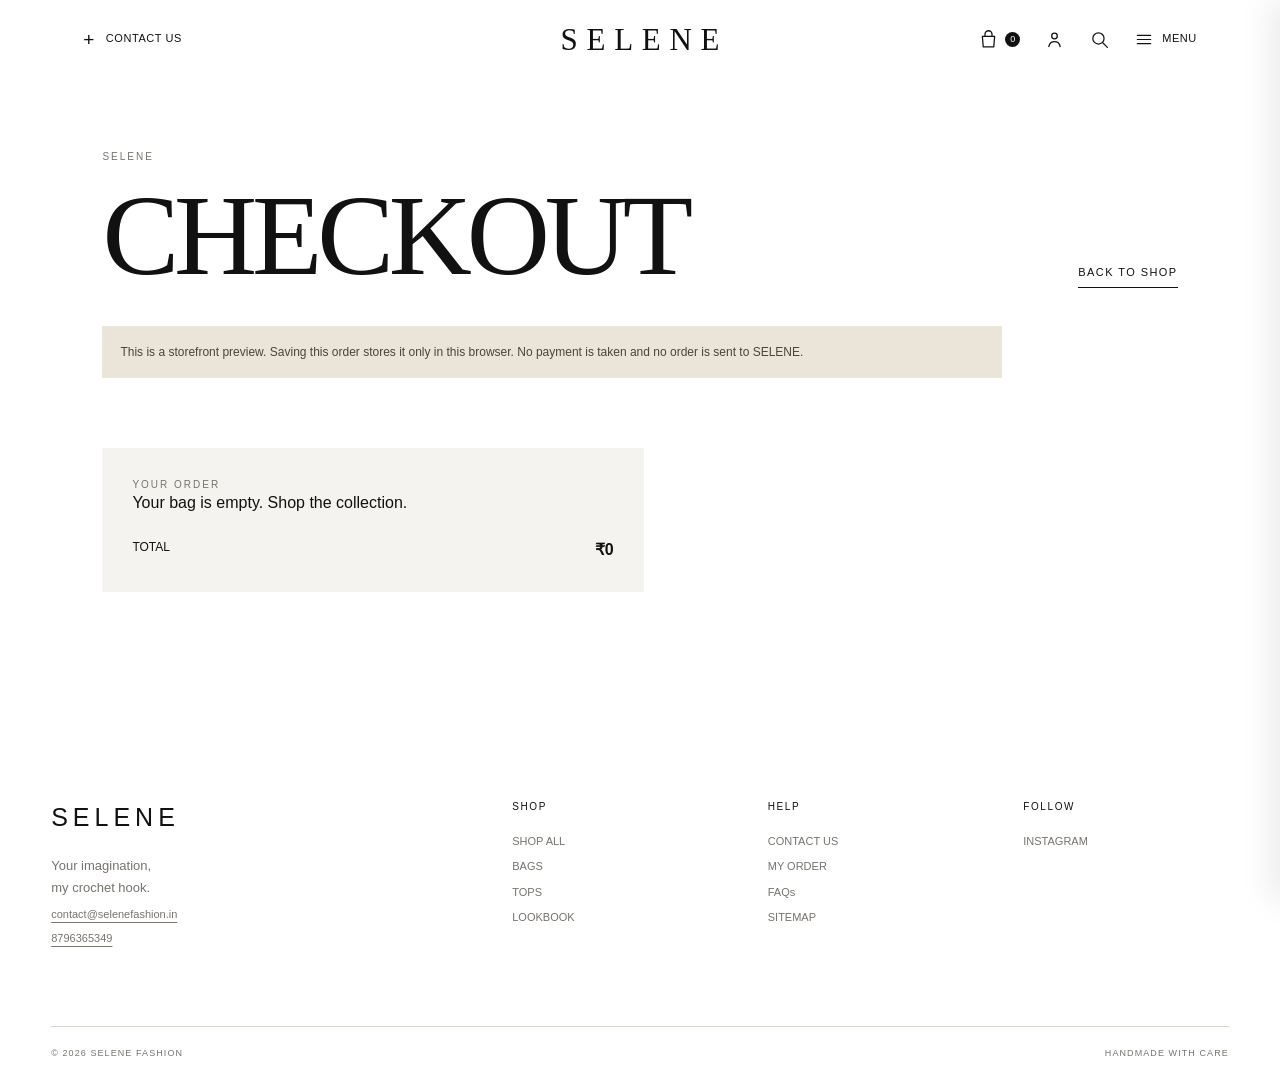
<file: selenee/checkout.html>
<!DOCTYPE html>
<html lang="en">
<head>
<meta charset="UTF-8">
<meta name="viewport" content="width=device-width, initial-scale=1.0">
<title>Checkout Preview — SELENE</title>
<meta name="description" content="Review your SELENE bag and save a local preview order.">
<meta name="theme-color" content="#f5f3ef">
<link rel="stylesheet" href="style.css">
</head>
<body class="light-header-page">
<a class="skip-link" href="#main-content">Skip to content</a>
<header class="site-header" id="siteHeader">
  <div class="header-left"><a class="contact-link" href="contact.html"><span class="contact-plus">+</span> CONTACT US</a></div>
  <a href="index.html" class="logo" aria-label="SELENE home">SELENE</a>
  <div class="header-right">
    <button class="header-action" id="bagBtn" type="button" aria-label="Open bag" aria-controls="bagDrawer" aria-expanded="false"><svg viewBox="0 0 24 24" aria-hidden="true"><path d="M5 8.5h14l-1 12H6l-1-12Z"/><path d="M8 8.5V6a4 4 0 0 1 8 0v2.5"/></svg><span class="sr-only">Bag</span><span class="bag-count" id="bagCount">0</span></button>
    <button class="header-action" id="accountBtn" type="button" aria-label="Account" aria-controls="accountPanel" aria-expanded="false"><svg viewBox="0 0 24 24" aria-hidden="true"><circle cx="12" cy="8" r="3.2"/><path d="M5.5 20c.8-3.7 3-5.5 6.5-5.5s5.7 1.8 6.5 5.5"/></svg><span class="sr-only">Account</span></button>
    <button class="header-action" id="searchBtn" type="button" aria-label="Search" aria-controls="searchPanel" aria-expanded="false"><svg viewBox="0 0 24 24" aria-hidden="true"><circle cx="10.8" cy="10.8" r="6.4"/><path d="m16 16 5 5"/></svg><span class="sr-only">Search</span></button>
    <button class="header-action menu-trigger" id="menuBtn" type="button" aria-label="Open menu"><svg viewBox="0 0 24 24" aria-hidden="true"><path d="M4 7h16M4 12h16M4 17h16"/></svg><span>MENU</span></button>
  </div>
</header>
<div class="mobile-menu" id="mobileMenu" aria-hidden="true">
  <button class="panel-close" id="closeMenu" type="button">CLOSE</button>
  <div class="menu-inner"><p class="menu-kicker">SELENE FASHION</p><nav><a href="index.html">HOME</a><a href="shop.html">SHOP ALL</a><a href="bags.html">BAGS</a><a href="tops.html">TOPS</a><a href="lookbook.html">LOOKBOOK</a><a href="about.html">ABOUT</a></nav></div>
</div>
<div class="search-panel" id="searchPanel" aria-hidden="true"><button class="panel-close" id="closeSearch" type="button">CLOSE</button><div class="search-inner"><p class="section-label">SEARCH SELENE</p><input id="searchInput" type="search" placeholder="Search bags, tops..." autocomplete="off"><div id="searchResults" aria-live="polite"></div></div></div>
<div class="account-panel" id="accountPanel" aria-hidden="true"><button class="panel-close" id="closeAccount" type="button">CLOSE</button><div class="account-inner"><p class="section-label">ACCOUNT</p><h2>WELCOME.</h2><p>Save a simple preview profile in this browser. This storefront does not provide secure sign-in.</p><div class="account-panel-actions"><a href="account.html" class="text-link">OPEN / CREATE PREVIEW PROFILE</a><a href="orders.html" class="text-link">MY ORDERS</a></div></div></div>
<aside class="bag-drawer" id="bagDrawer" aria-hidden="true" aria-label="Shopping bag"><div class="bag-head"><h2>YOUR BAG</h2><button id="closeBag" type="button">CLOSE</button></div><div id="bagItems" aria-live="polite"><p class="empty-bag">Your bag is empty.</p></div><div class="bag-bottom"><div class="bag-total"><span>TOTAL</span><strong id="bagTotal">₹0</strong></div><button class="checkout-btn" type="button">CHECKOUT</button></div></aside>
<main id="main-content">
  <section class="checkout-page">
    <div class="section-heading">
      <div><p class="section-label">SELENE</p><h1>CHECKOUT</h1></div>
      <a href="shop.html" class="text-link">BACK TO SHOP</a>
    </div>
    <p class="preview-note checkout-notice">This is a storefront preview. Saving this order stores it only in this browser. No payment is taken and no order is sent to SELENE.</p>
    <div class="checkout-grid">
      <form id="checkoutForm" class="checkout-form">
        <p class="section-label">READY WHEN YOU ARE</p>
        <p>Your selected pieces are listed here. Save a preview order to see how order history works.</p>
        <button class="detail-add" type="submit">SAVE PREVIEW ORDER</button>
        <p id="checkoutMessage" class="form-message" aria-live="polite"></p>
      </form>
      <div class="checkout-summary">
        <p class="section-label">YOUR ORDER</p>
        <div id="checkoutItems"></div>
        <div class="checkout-total"><span>TOTAL</span><strong id="checkoutTotal">₹0</strong></div>
      </div>
    </div>
  </section>
</main><footer class="site-footer"><div class="footer-top"><div class="footer-brand"><h2>SELENE</h2><p>Your imagination,<br>my crochet hook.</p><a class="footer-contact" href="mailto:contact@selenefashion.in">contact@selenefashion.in</a><a class="footer-contact" href="tel:+918796365349">8796365349</a></div><div class="footer-column"><h3>SHOP</h3><a href="shop.html">SHOP ALL</a><a href="bags.html">BAGS</a><a href="tops.html">TOPS</a><a href="lookbook.html">LOOKBOOK</a></div><div class="footer-column"><h3>HELP</h3><a href="contact.html">CONTACT US</a><a href="orders.html">MY ORDER</a><a href="faqs.html">FAQs</a><a href="sitemap.html">SITEMAP</a></div><div class="footer-column"><h3>FOLLOW</h3><a href="https://www.instagram.com/theselene.fashion/" target="_blank" rel="noopener">INSTAGRAM</a></div></div><div class="footer-bottom"><p>© <span id="year"></span> SELENE FASHION</p><p>HANDMADE WITH CARE</p></div></footer><script src="script.js"></script></body></html>
</file>
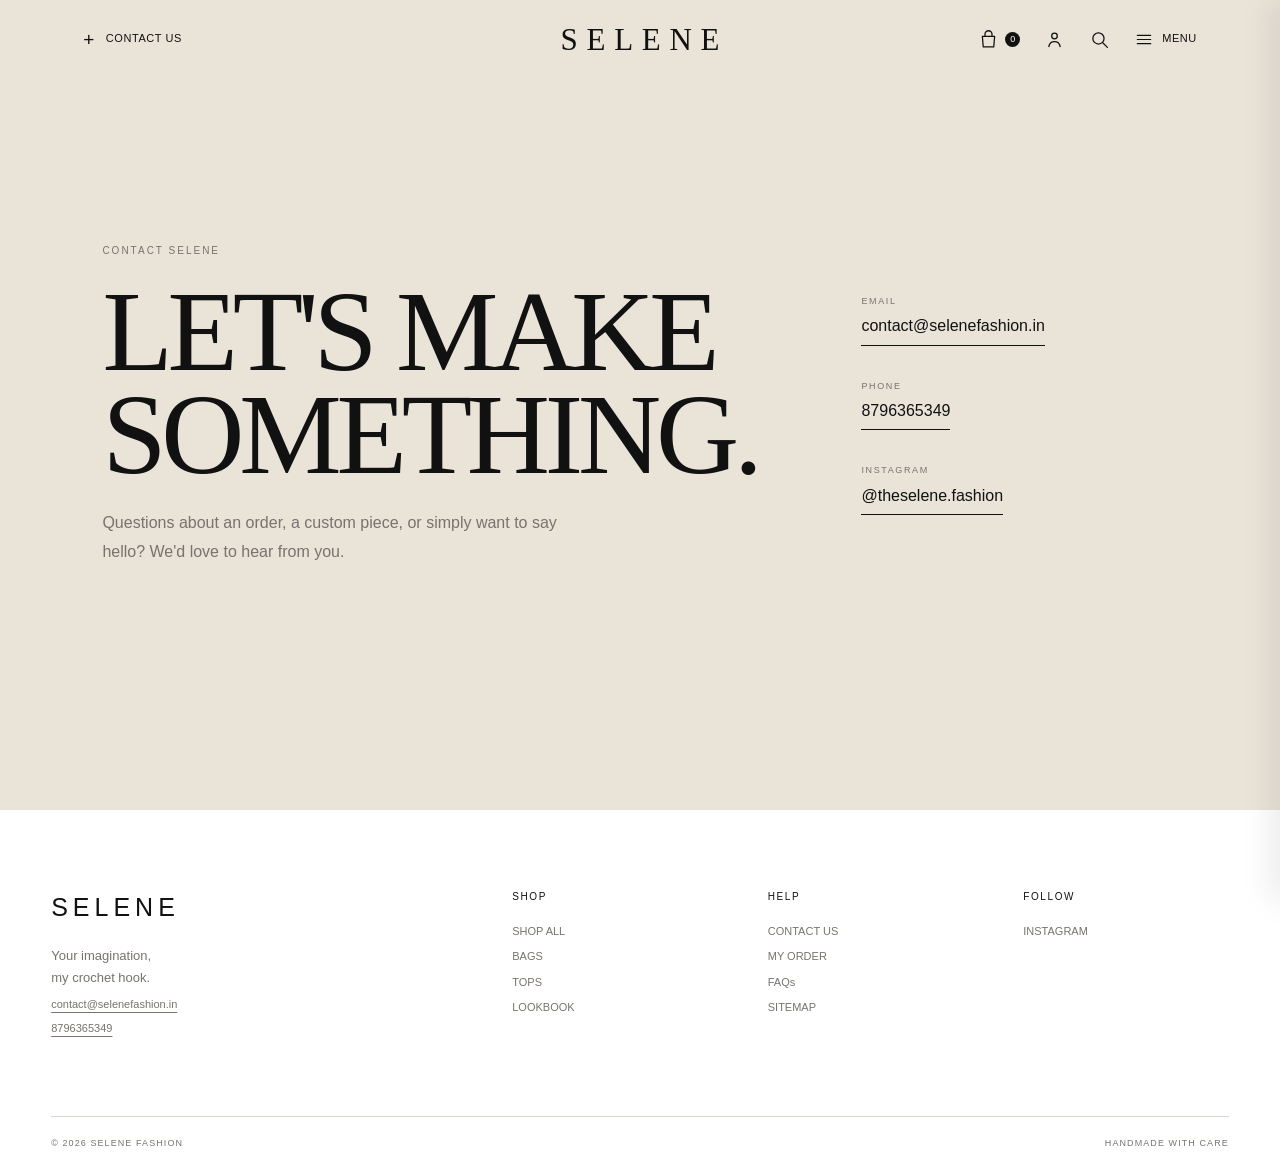
<file: selenee/contact.html>
<!DOCTYPE html>
<html lang="en">
<head>
<meta charset="UTF-8">
<meta name="viewport" content="width=device-width, initial-scale=1.0">
<title>Contact SELENE</title>
<meta name="description" content="Contact SELENE about the collection, a custom piece or a question.">
<meta name="theme-color" content="#f5f3ef">
<link rel="stylesheet" href="style.css">
</head>
<body class="light-header-page">
<a class="skip-link" href="#main-content">Skip to content</a>
<header class="site-header" id="siteHeader">
  <div class="header-left"><a class="contact-link" href="contact.html"><span class="contact-plus">+</span> CONTACT US</a></div>
  <a href="index.html" class="logo" aria-label="SELENE home">SELENE</a>
  <div class="header-right">
    <button class="header-action" id="bagBtn" type="button" aria-label="Open bag" aria-controls="bagDrawer" aria-expanded="false"><svg viewBox="0 0 24 24" aria-hidden="true"><path d="M5 8.5h14l-1 12H6l-1-12Z"/><path d="M8 8.5V6a4 4 0 0 1 8 0v2.5"/></svg><span class="sr-only">Bag</span><span class="bag-count" id="bagCount">0</span></button>
    <button class="header-action" id="accountBtn" type="button" aria-label="Account" aria-controls="accountPanel" aria-expanded="false"><svg viewBox="0 0 24 24" aria-hidden="true"><circle cx="12" cy="8" r="3.2"/><path d="M5.5 20c.8-3.7 3-5.5 6.5-5.5s5.7 1.8 6.5 5.5"/></svg><span class="sr-only">Account</span></button>
    <button class="header-action" id="searchBtn" type="button" aria-label="Search" aria-controls="searchPanel" aria-expanded="false"><svg viewBox="0 0 24 24" aria-hidden="true"><circle cx="10.8" cy="10.8" r="6.4"/><path d="m16 16 5 5"/></svg><span class="sr-only">Search</span></button>
    <button class="header-action menu-trigger" id="menuBtn" type="button" aria-label="Open menu"><svg viewBox="0 0 24 24" aria-hidden="true"><path d="M4 7h16M4 12h16M4 17h16"/></svg><span>MENU</span></button>
  </div>
</header>
<div class="mobile-menu" id="mobileMenu" aria-hidden="true">
  <button class="panel-close" id="closeMenu" type="button">CLOSE</button>
  <div class="menu-inner"><p class="menu-kicker">SELENE FASHION</p><nav><a href="index.html">HOME</a><a href="shop.html">SHOP ALL</a><a href="bags.html">BAGS</a><a href="tops.html">TOPS</a><a href="lookbook.html">LOOKBOOK</a><a href="about.html">ABOUT</a></nav></div>
</div>
<div class="search-panel" id="searchPanel" aria-hidden="true"><button class="panel-close" id="closeSearch" type="button">CLOSE</button><div class="search-inner"><p class="section-label">SEARCH SELENE</p><input id="searchInput" type="search" placeholder="Search bags, tops..." autocomplete="off"><div id="searchResults" aria-live="polite"></div></div></div>
<div class="account-panel" id="accountPanel" aria-hidden="true"><button class="panel-close" id="closeAccount" type="button">CLOSE</button><div class="account-inner"><p class="section-label">ACCOUNT</p><h2>WELCOME.</h2><p>Save a simple preview profile in this browser. This storefront does not provide secure sign-in.</p><div class="account-panel-actions"><a href="account.html" class="text-link">OPEN / CREATE PREVIEW PROFILE</a><a href="orders.html" class="text-link">MY ORDERS</a></div></div></div>
<aside class="bag-drawer" id="bagDrawer" aria-hidden="true" aria-label="Shopping bag"><div class="bag-head"><h2>YOUR BAG</h2><button id="closeBag" type="button">CLOSE</button></div><div id="bagItems" aria-live="polite"><p class="empty-bag">Your bag is empty.</p></div><div class="bag-bottom"><div class="bag-total"><span>TOTAL</span><strong id="bagTotal">₹0</strong></div><button class="checkout-btn" type="button">CHECKOUT</button></div></aside>
<main id="main-content"><section class="contact-page"><div class="contact-page-intro"><p class="section-label">CONTACT SELENE</p><h1>LET'S MAKE<br>SOMETHING.</h1><p>Questions about an order, a custom piece, or simply want to say hello? We'd love to hear from you.</p></div><div class="contact-details"><a href="mailto:contact@selenefashion.in" class="contact-detail"><span>EMAIL</span><strong>contact@selenefashion.in</strong></a><a href="tel:+918796365349" class="contact-detail"><span>PHONE</span><strong>8796365349</strong></a><a href="https://www.instagram.com/theselene.fashion/" target="_blank" rel="noopener" class="contact-detail"><span>INSTAGRAM</span><strong>@theselene.fashion</strong></a></div></section></main><footer class="site-footer"><div class="footer-top"><div class="footer-brand"><h2>SELENE</h2><p>Your imagination,<br>my crochet hook.</p><a class="footer-contact" href="mailto:contact@selenefashion.in">contact@selenefashion.in</a><a class="footer-contact" href="tel:+918796365349">8796365349</a></div><div class="footer-column"><h3>SHOP</h3><a href="shop.html">SHOP ALL</a><a href="bags.html">BAGS</a><a href="tops.html">TOPS</a><a href="lookbook.html">LOOKBOOK</a></div><div class="footer-column"><h3>HELP</h3><a href="contact.html">CONTACT US</a><a href="orders.html">MY ORDER</a><a href="faqs.html">FAQs</a><a href="sitemap.html">SITEMAP</a></div><div class="footer-column"><h3>FOLLOW</h3><a href="https://www.instagram.com/theselene.fashion/" target="_blank" rel="noopener">INSTAGRAM</a></div></div><div class="footer-bottom"><p>© <span id="year"></span> SELENE FASHION</p><p>HANDMADE WITH CARE</p></div></footer><script src="script.js"></script></body></html>
</file>
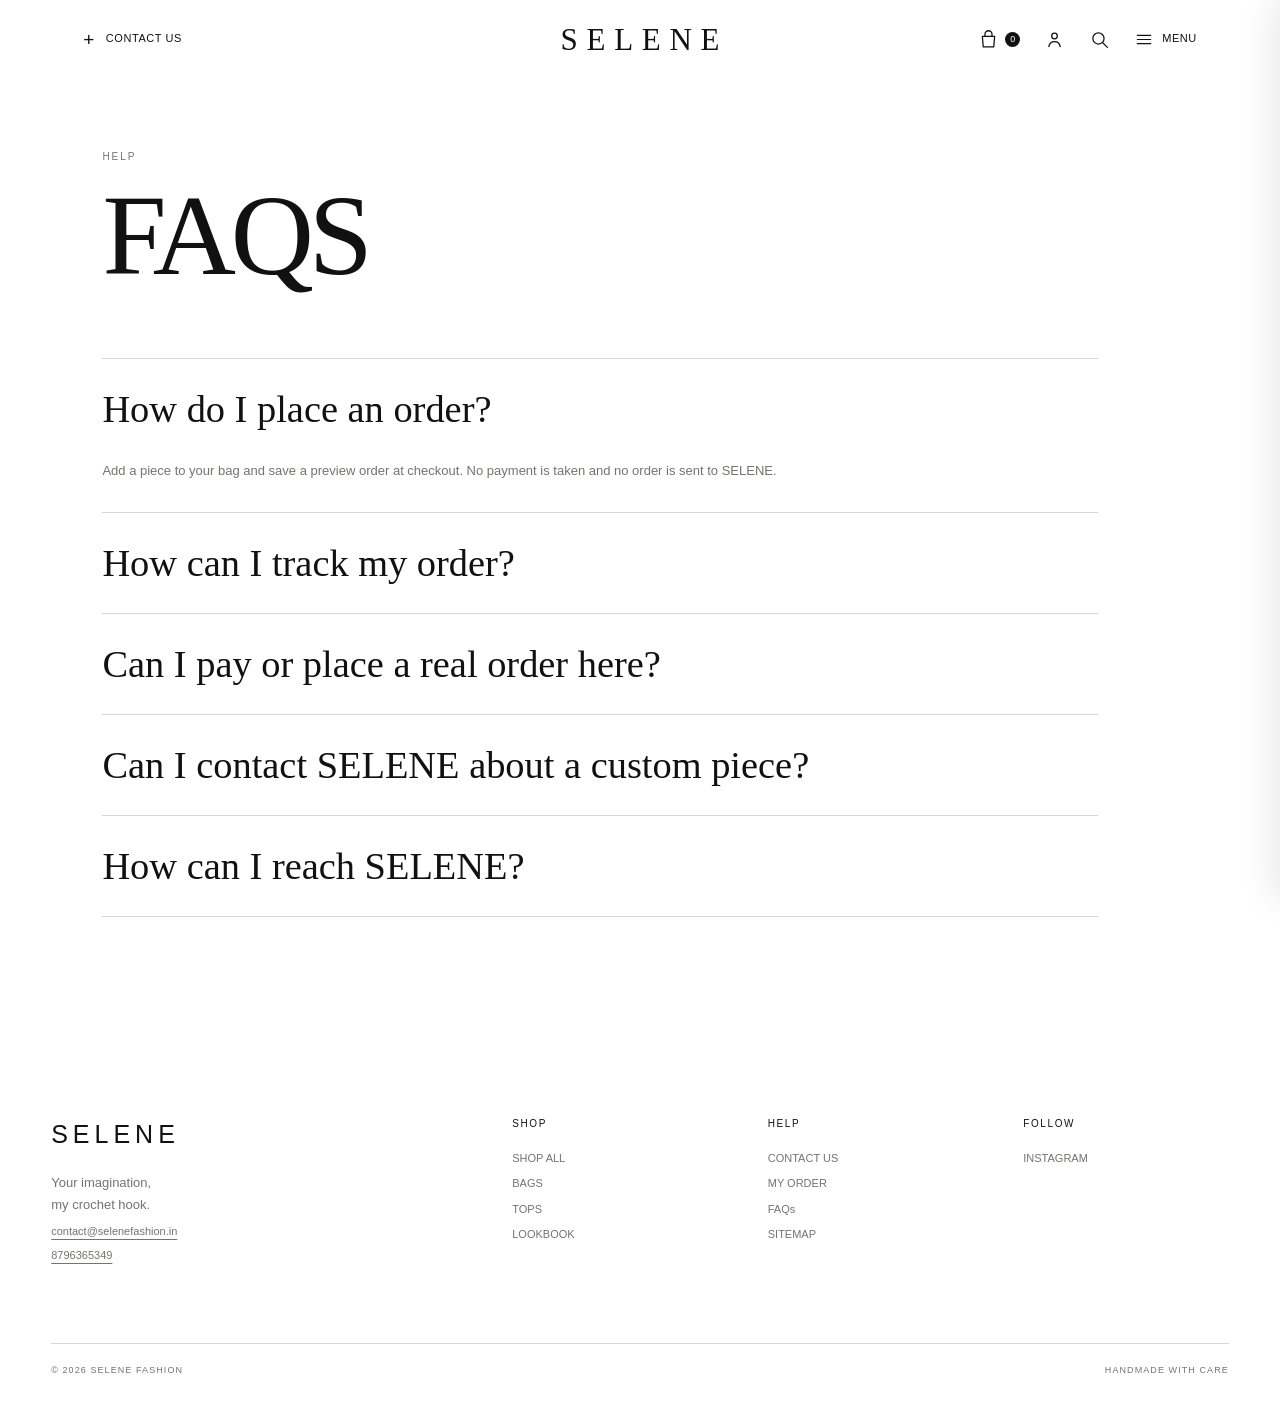
<file: selenee/faqs.html>
<!DOCTYPE html>
<html lang="en">
<head>
<meta charset="UTF-8">
<meta name="viewport" content="width=device-width, initial-scale=1.0">
<title>FAQs — SELENE</title>
<meta name="description" content="Find answers about the SELENE collection and this storefront preview.">
<meta name="theme-color" content="#f5f3ef">
<link rel="stylesheet" href="style.css">
</head>
<body class="light-header-page">
<a class="skip-link" href="#main-content">Skip to content</a>
<header class="site-header" id="siteHeader">
  <div class="header-left"><a class="contact-link" href="contact.html"><span class="contact-plus">+</span> CONTACT US</a></div>
  <a href="index.html" class="logo" aria-label="SELENE home">SELENE</a>
  <div class="header-right">
    <button class="header-action" id="bagBtn" type="button" aria-label="Open bag" aria-controls="bagDrawer" aria-expanded="false"><svg viewBox="0 0 24 24" aria-hidden="true"><path d="M5 8.5h14l-1 12H6l-1-12Z"/><path d="M8 8.5V6a4 4 0 0 1 8 0v2.5"/></svg><span class="sr-only">Bag</span><span class="bag-count" id="bagCount">0</span></button>
    <button class="header-action" id="accountBtn" type="button" aria-label="Account" aria-controls="accountPanel" aria-expanded="false"><svg viewBox="0 0 24 24" aria-hidden="true"><circle cx="12" cy="8" r="3.2"/><path d="M5.5 20c.8-3.7 3-5.5 6.5-5.5s5.7 1.8 6.5 5.5"/></svg><span class="sr-only">Account</span></button>
    <button class="header-action" id="searchBtn" type="button" aria-label="Search" aria-controls="searchPanel" aria-expanded="false"><svg viewBox="0 0 24 24" aria-hidden="true"><circle cx="10.8" cy="10.8" r="6.4"/><path d="m16 16 5 5"/></svg><span class="sr-only">Search</span></button>
    <button class="header-action menu-trigger" id="menuBtn" type="button" aria-label="Open menu"><svg viewBox="0 0 24 24" aria-hidden="true"><path d="M4 7h16M4 12h16M4 17h16"/></svg><span>MENU</span></button>
  </div>
</header>
<div class="mobile-menu" id="mobileMenu" aria-hidden="true">
  <button class="panel-close" id="closeMenu" type="button">CLOSE</button>
  <div class="menu-inner"><p class="menu-kicker">SELENE FASHION</p><nav><a href="index.html">HOME</a><a href="shop.html">SHOP ALL</a><a href="bags.html">BAGS</a><a href="tops.html">TOPS</a><a href="lookbook.html">LOOKBOOK</a><a href="about.html">ABOUT</a></nav></div>
</div>
<div class="search-panel" id="searchPanel" aria-hidden="true"><button class="panel-close" id="closeSearch" type="button">CLOSE</button><div class="search-inner"><p class="section-label">SEARCH SELENE</p><input id="searchInput" type="search" placeholder="Search bags, tops..." autocomplete="off"><div id="searchResults" aria-live="polite"></div></div></div>
<div class="account-panel" id="accountPanel" aria-hidden="true"><button class="panel-close" id="closeAccount" type="button">CLOSE</button><div class="account-inner"><p class="section-label">ACCOUNT</p><h2>WELCOME.</h2><p>Save a simple preview profile in this browser. This storefront does not provide secure sign-in.</p><div class="account-panel-actions"><a href="account.html" class="text-link">OPEN / CREATE PREVIEW PROFILE</a><a href="orders.html" class="text-link">MY ORDERS</a></div></div></div>
<aside class="bag-drawer" id="bagDrawer" aria-hidden="true" aria-label="Shopping bag"><div class="bag-head"><h2>YOUR BAG</h2><button id="closeBag" type="button">CLOSE</button></div><div id="bagItems" aria-live="polite"><p class="empty-bag">Your bag is empty.</p></div><div class="bag-bottom"><div class="bag-total"><span>TOTAL</span><strong id="bagTotal">₹0</strong></div><button class="checkout-btn" type="button">CHECKOUT</button></div></aside>
<main id="main-content"><section class="faq-page"><p class="section-label">HELP</p><h1>FAQS</h1><div class="faq-list"><details open><summary>How do I place an order?</summary><p>Add a piece to your bag and save a preview order at checkout. No payment is taken and no order is sent to SELENE.</p></details><details><summary>How can I track my order?</summary><p>Open MY ORDER from the footer or your account menu. Preview orders are saved only in this browser. They are not submitted to SELENE.</p></details><details><summary>Can I pay or place a real order here?</summary><p>No. This is a storefront preview only. Checkout saves a sample order on this device; no payment or order is transmitted.</p></details><details><summary>Can I contact SELENE about a custom piece?</summary><p>Yes. Use the Contact Us page or email <a href="mailto:contact@selenefashion.in">contact@selenefashion.in</a>.</p></details><details><summary>How can I reach SELENE?</summary><p>Call <a href="tel:+918796365349">8796365349</a> or email <a href="mailto:contact@selenefashion.in">contact@selenefashion.in</a>.</p></details></div></section></main><footer class="site-footer"><div class="footer-top"><div class="footer-brand"><h2>SELENE</h2><p>Your imagination,<br>my crochet hook.</p><a class="footer-contact" href="mailto:contact@selenefashion.in">contact@selenefashion.in</a><a class="footer-contact" href="tel:+918796365349">8796365349</a></div><div class="footer-column"><h3>SHOP</h3><a href="shop.html">SHOP ALL</a><a href="bags.html">BAGS</a><a href="tops.html">TOPS</a><a href="lookbook.html">LOOKBOOK</a></div><div class="footer-column"><h3>HELP</h3><a href="contact.html">CONTACT US</a><a href="orders.html">MY ORDER</a><a href="faqs.html">FAQs</a><a href="sitemap.html">SITEMAP</a></div><div class="footer-column"><h3>FOLLOW</h3><a href="https://www.instagram.com/theselene.fashion/" target="_blank" rel="noopener">INSTAGRAM</a></div></div><div class="footer-bottom"><p>© <span id="year"></span> SELENE FASHION</p><p>HANDMADE WITH CARE</p></div></footer><script src="script.js"></script></body></html>
</file>
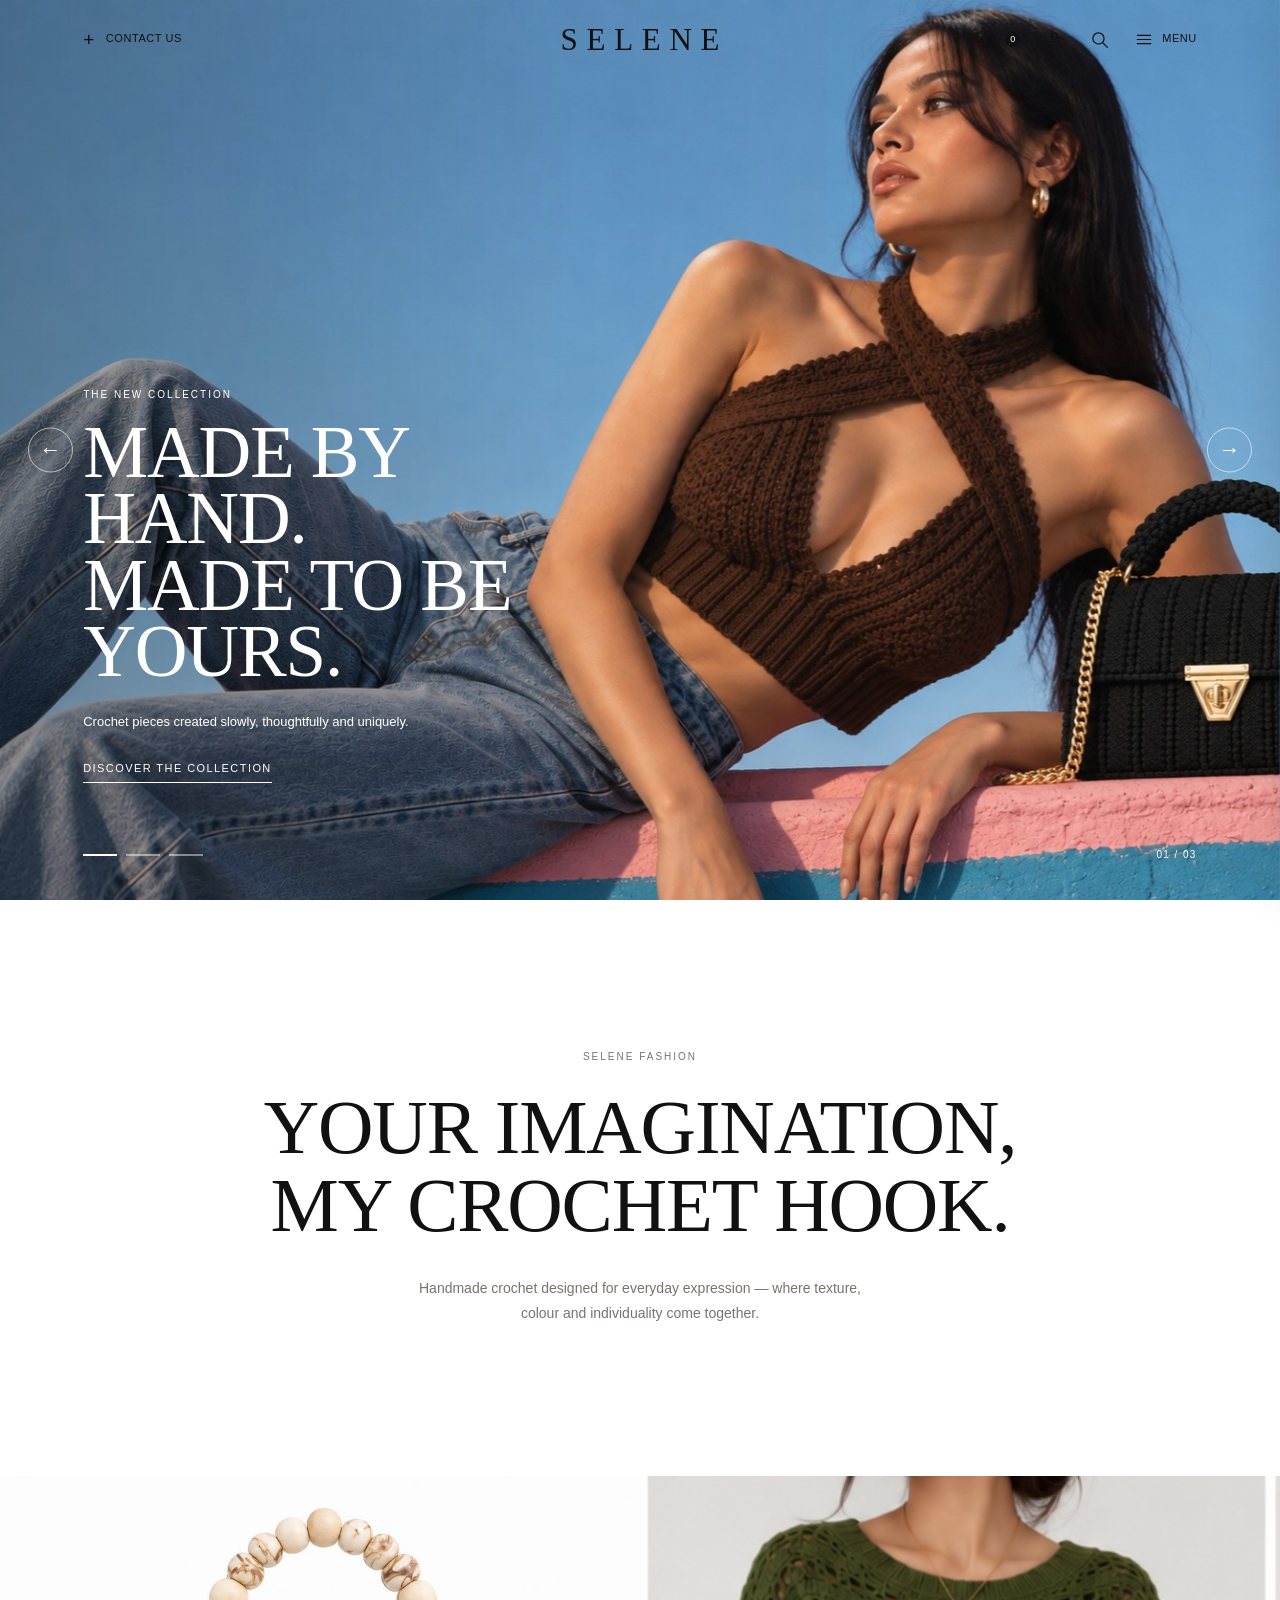
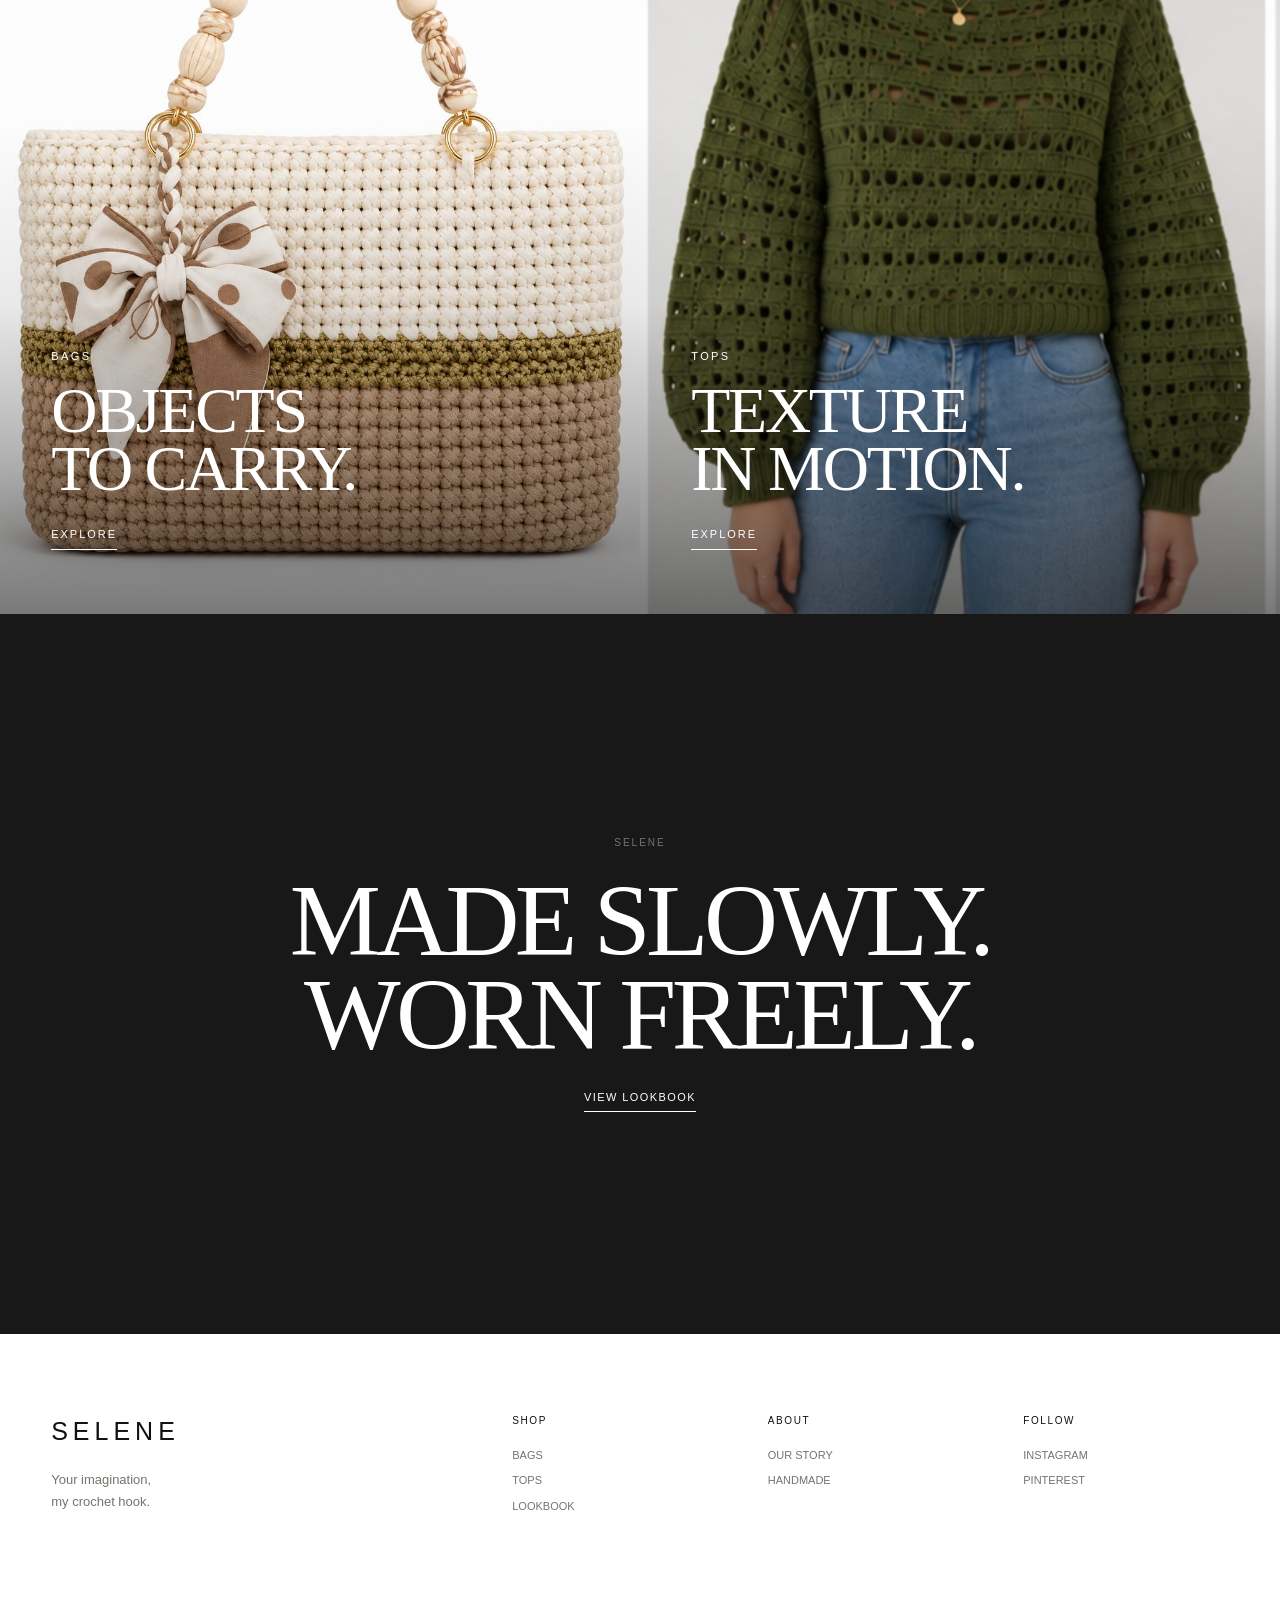
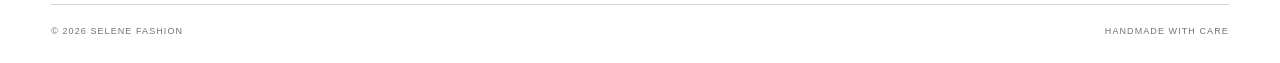
<file: selenee/index.backup.html>
<!DOCTYPE html>
<html lang="en">
<head>
<meta charset="UTF-8">
<meta name="viewport" content="width=device-width, initial-scale=1.0">
<title>SELENE — Handmade Crochet</title>
<link rel="stylesheet" href="style.css">
</head>
<body>
<header class="site-header" id="siteHeader">
  <div class="header-left"><a class="contact-link" href="about.html#contact"><span class="contact-plus">+</span> CONTACT US</a></div>
  <a href="index.html" class="logo" aria-label="SELENE home">SELENE</a>
  <div class="header-right">
    <button class="header-action" id="bagBtn" type="button" aria-label="Open bag"><svg viewBox="0 0 24 24" aria-hidden="true"><path d="M5 8.5h14l-1 12H6l-1-12Z"/><path d="M8 8.5V6a4 4 0 0 1 8 0v2.5"/></svg><span class="sr-only">Bag</span><span class="bag-count" id="bagCount">0</span></button>
    <button class="header-action" id="accountBtn" type="button" aria-label="Account"><svg viewBox="0 0 24 24" aria-hidden="true"><circle cx="12" cy="8" r="3.2"/><path d="M5.5 20c.8-3.7 3-5.5 6.5-5.5s5.7 1.8 6.5 5.5"/></svg><span class="sr-only">Account</span></button>
    <button class="header-action" id="searchBtn" type="button" aria-label="Search"><svg viewBox="0 0 24 24" aria-hidden="true"><circle cx="10.8" cy="10.8" r="6.4"/><path d="m16 16 5 5"/></svg><span class="sr-only">Search</span></button>
    <button class="header-action menu-trigger" id="menuBtn" type="button" aria-label="Open menu"><svg viewBox="0 0 24 24" aria-hidden="true"><path d="M4 7h16M4 12h16M4 17h16"/></svg><span>MENU</span></button>
  </div>
</header>
<div class="mobile-menu" id="mobileMenu" aria-hidden="true">
  <button class="panel-close" id="closeMenu" type="button">CLOSE</button>
  <div class="menu-inner"><p class="menu-kicker">SELENE FASHION</p><nav><a href="index.html">HOME</a><a href="bags.html">BAGS</a><a href="tops.html">TOPS</a><a href="lookbook.html">LOOKBOOK</a><a href="about.html">ABOUT</a></nav></div>
</div>
<div class="search-panel" id="searchPanel" aria-hidden="true"><button class="panel-close" id="closeSearch" type="button">CLOSE</button><div class="search-inner"><p class="section-label">SEARCH SELENE</p><input id="searchInput" type="search" placeholder="Search bags, tops..." autocomplete="off"><div id="searchResults"></div></div></div>
<div class="account-panel" id="accountPanel" aria-hidden="true"><button class="panel-close" id="closeAccount" type="button">CLOSE</button><div class="account-inner"><p class="section-label">SELENE</p><h2>WELCOME.</h2><p>Account features are coming soon. For now, explore the collection and save your favourites in your bag.</p><a href="bags.html" class="text-link">SHOP BAGS</a></div></div>
<aside class="bag-drawer" id="bagDrawer" aria-hidden="true"><div class="bag-head"><h2>YOUR BAG</h2><button id="closeBag" type="button">CLOSE</button></div><div id="bagItems"><p class="empty-bag">Your bag is empty.</p></div><div class="bag-bottom"><div class="bag-total"><span>TOTAL</span><strong id="bagTotal">₹0</strong></div><button class="checkout-btn" type="button">CHECKOUT</button></div></aside>
<main>
<section class="hero hero-slider" id="heroSlider" aria-label="SELENE campaign">
  <div class="hero-track">
    <article class="hero-slide is-active" data-index="0"><img src="hero-1.jpg" alt="SELENE crochet bag campaign"><div class="hero-overlay"></div><div class="hero-content"><p class="eyebrow">THE NEW COLLECTION</p><h1>MADE BY HAND.<br>MADE TO BE YOURS.</h1><p class="hero-description">Crochet pieces created slowly, thoughtfully and uniquely.</p><a href="bags.html" class="text-link">DISCOVER THE COLLECTION</a></div></article>
    <article class="hero-slide" data-index="1"><img src="hero-2.jpg" alt="SELENE crochet bag editorial"><div class="hero-overlay"></div><div class="hero-content"><p class="eyebrow">THE SELENE EDIT</p><h1>TEXTURE<br>IN MOTION.</h1><p class="hero-description">A handmade statement designed for the way you move.</p><a href="bags.html" class="text-link">SHOP BAGS</a></div></article>
    <article class="hero-slide" data-index="2"><img src="hero-3.jpg" alt="SELENE crochet bag lookbook"><div class="hero-overlay"></div><div class="hero-content"><p class="eyebrow">HANDMADE STORIES</p><h1>WORN<br>YOUR WAY.</h1><p class="hero-description">Individual pieces, considered details, unmistakably SELENE.</p><a href="lookbook.html" class="text-link">VIEW LOOKBOOK</a></div></article>
  </div>
  <button class="hero-arrow hero-prev" type="button" aria-label="Previous slide">←</button><button class="hero-arrow hero-next" type="button" aria-label="Next slide">→</button>
  <div class="hero-controls"><div class="hero-dots" role="tablist" aria-label="Hero slides"><button class="hero-dot is-active" data-slide="0" role="tab" aria-selected="true" aria-label="Slide 1"></button><button class="hero-dot" data-slide="1" role="tab" aria-selected="false" aria-label="Slide 2"></button><button class="hero-dot" data-slide="2" role="tab" aria-selected="false" aria-label="Slide 3"></button></div><span class="hero-count"><span id="heroCurrent">01</span> / 03</span></div>
</section>
<section class="intro-section"><p class="section-label">SELENE FASHION</p><h2>YOUR IMAGINATION,<br>MY CROCHET HOOK.</h2><p class="intro-text">Handmade crochet designed for everyday expression — where texture, colour and individuality come together.</p></section>
<section class="split-feature"><a href="bags.html"><img src="bags/bag1.jpeg" alt="SELENE crochet bag"><div><span>BAGS</span><h2>OBJECTS<br>TO CARRY.</h2><b>EXPLORE</b></div></a><a href="tops.html"><img src="tops/top2.jpeg" alt="SELENE crochet top"><div><span>TOPS</span><h2>TEXTURE<br>IN MOTION.</h2><b>EXPLORE</b></div></a></section>
<section class="brand-statement"><p class="section-label">SELENE</p><h2>MADE SLOWLY.<br>WORN FREELY.</h2><a href="lookbook.html" class="text-link">VIEW LOOKBOOK</a></section>
</main>
<footer class="site-footer"><div class="footer-top"><div class="footer-brand"><h2>SELENE</h2><p>Your imagination,<br>my crochet hook.</p></div><div class="footer-column"><h3>SHOP</h3><a href="bags.html">BAGS</a><a href="tops.html">TOPS</a><a href="lookbook.html">LOOKBOOK</a></div><div class="footer-column"><h3>ABOUT</h3><a href="about.html">OUR STORY</a><a href="about.html#handmade">HANDMADE</a></div><div class="footer-column"><h3>FOLLOW</h3><a href="#">INSTAGRAM</a><a href="#">PINTEREST</a></div></div><div class="footer-bottom"><p>© <span id="year"></span> SELENE FASHION</p><p>HANDMADE WITH CARE</p></div></footer>
<script src="script.js"></script>
</body></html>
</file>
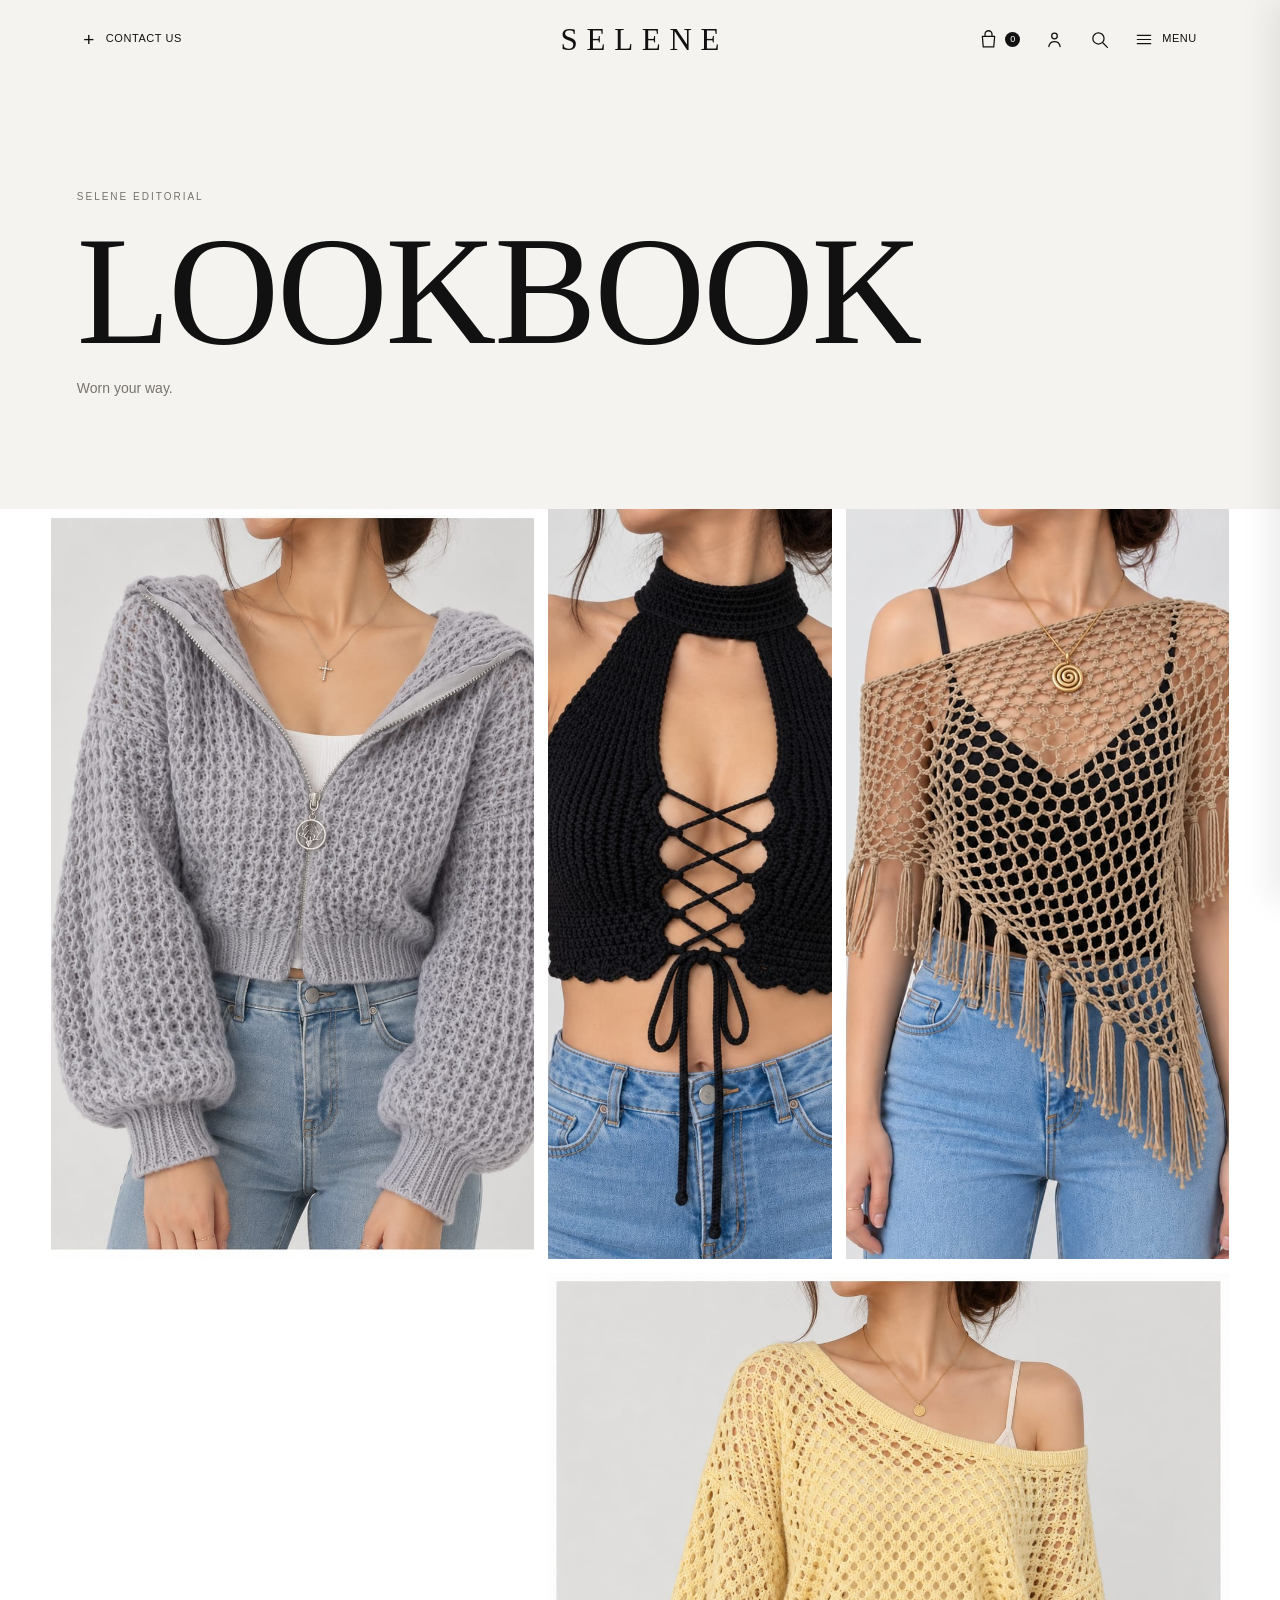
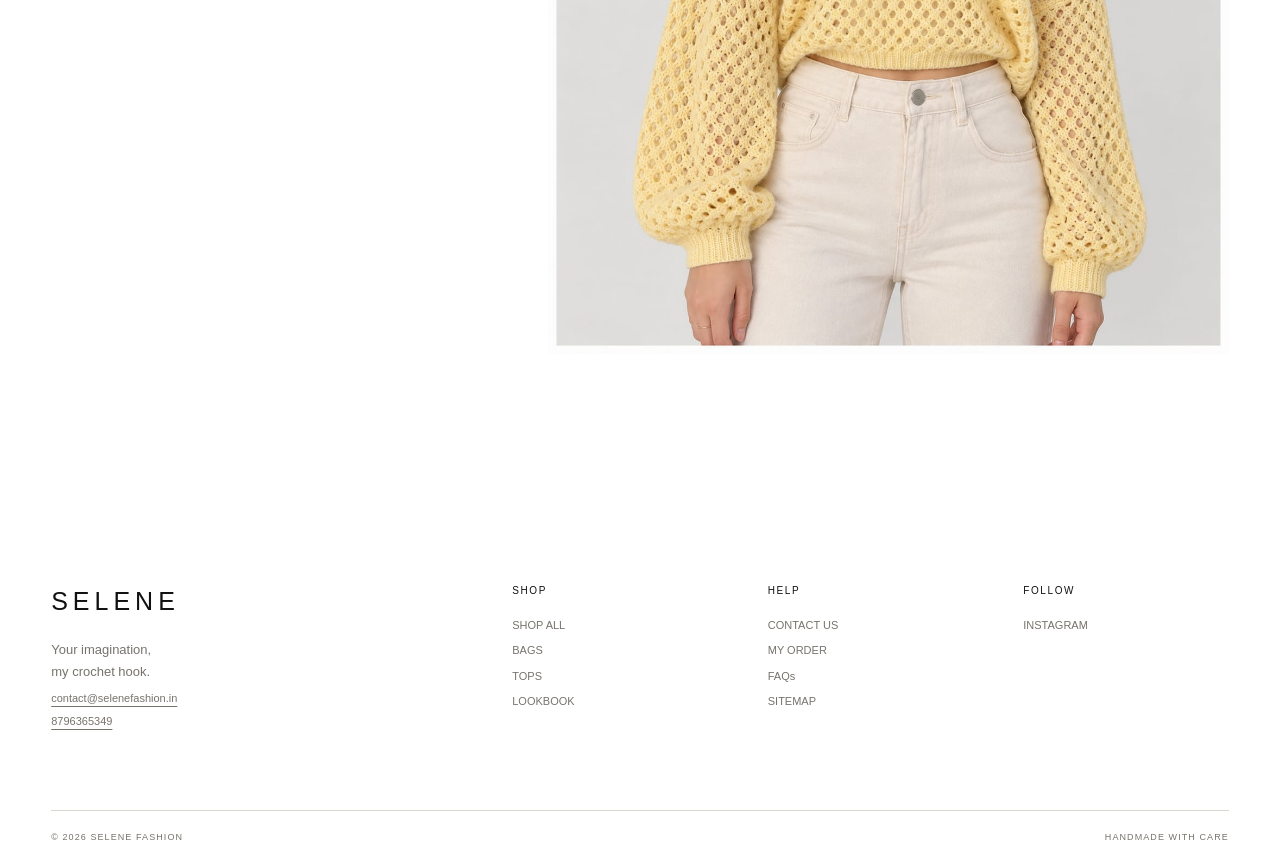
<file: selenee/lookbook.html>
<!DOCTYPE html>
<html lang="en">
<head>
<meta charset="UTF-8">
<meta name="viewport" content="width=device-width, initial-scale=1.0">
<title>Lookbook — SELENE</title>
<meta name="description" content="Explore the SELENE lookbook and see the crochet collection in motion.">
<meta name="theme-color" content="#f5f3ef">
<link rel="stylesheet" href="style.css">
</head>
<body class="light-header-page">
<a class="skip-link" href="#main-content">Skip to content</a>
<header class="site-header" id="siteHeader">
  <div class="header-left">
    <a class="contact-link" href="contact.html"><span class="contact-plus">+</span> CONTACT US</a>
  </div>
  <a href="index.html" class="logo" aria-label="SELENE home">SELENE</a>
  <div class="header-right">
    <button class="header-action" id="bagBtn" type="button" aria-label="Open bag" aria-controls="bagDrawer" aria-expanded="false">
      <svg viewBox="0 0 24 24" aria-hidden="true"><path d="M5 8.5h14l-1 12H6l-1-12Z"/><path d="M8 8.5V6a4 4 0 0 1 8 0v2.5"/></svg>
      <span class="sr-only">Bag</span><span class="bag-count" id="bagCount">0</span>
    </button>
    <button class="header-action" id="accountBtn" type="button" aria-label="Account" aria-controls="accountPanel" aria-expanded="false">
      <svg viewBox="0 0 24 24" aria-hidden="true"><circle cx="12" cy="8" r="3.2"/><path d="M5.5 20c.8-3.7 3-5.5 6.5-5.5s5.7 1.8 6.5 5.5"/></svg>
      <span class="sr-only">Account</span>
    </button>
    <button class="header-action" id="searchBtn" type="button" aria-label="Search" aria-controls="searchPanel" aria-expanded="false">
      <svg viewBox="0 0 24 24" aria-hidden="true"><circle cx="10.8" cy="10.8" r="6.4"/><path d="m16 16 5 5"/></svg>
      <span class="sr-only">Search</span>
    </button>
    <button class="header-action menu-trigger" id="menuBtn" type="button" aria-label="Open menu">
      <svg viewBox="0 0 24 24" aria-hidden="true"><path d="M4 7h16M4 12h16M4 17h16"/></svg><span>MENU</span>
    </button>
  </div>
</header>
<div class="mobile-menu" id="mobileMenu" aria-hidden="true">
  <button class="panel-close" id="closeMenu" type="button">CLOSE</button>
  <div class="menu-inner">
    <p class="menu-kicker">SELENE FASHION</p>
    <nav>
      <a href="index.html">HOME</a><a href="shop.html">SHOP ALL</a>
      <a href="bags.html">BAGS</a>
      <a href="tops.html">TOPS</a>
      <a href="lookbook.html">LOOKBOOK</a>
      <a href="about.html">ABOUT</a>
    </nav>
  </div>
</div>
<div class="search-panel" id="searchPanel" aria-hidden="true">
  <button class="panel-close" id="closeSearch" type="button">CLOSE</button>
  <div class="search-inner">
    <p class="section-label">SEARCH SELENE</p>
    <input id="searchInput" type="search" placeholder="Search bags, tops..." autocomplete="off">
    <div id="searchResults" aria-live="polite"></div>
  </div>
</div>
<div class="account-panel" id="accountPanel" aria-hidden="true"><button class="panel-close" id="closeAccount" type="button">CLOSE</button><div class="account-inner"><p class="section-label">ACCOUNT</p><h2>WELCOME.</h2><p>Save a simple preview profile in this browser. This storefront does not provide secure sign-in.</p><div class="account-panel-actions"><a href="account.html" class="text-link">OPEN / CREATE PREVIEW PROFILE</a><a href="orders.html" class="text-link">MY ORDERS</a></div></div></div>
<aside class="bag-drawer" id="bagDrawer" aria-hidden="true" aria-label="Shopping bag">
  <div class="bag-head"><h2>YOUR BAG</h2><button id="closeBag" type="button">CLOSE</button></div>
  <div id="bagItems" aria-live="polite"><p class="empty-bag">Your bag is empty.</p></div>
  <div class="bag-bottom"><div class="bag-total"><span>TOTAL</span><strong id="bagTotal">₹0</strong></div><button class="checkout-btn" type="button">CHECKOUT</button></div>
</aside>
<main id="main-content">

<section class="page-hero minimal"><p class="section-label">SELENE EDITORIAL</p><h1>LOOKBOOK</h1><p>Worn your way.</p></section>
<section class="lookbook-section">
  <div class="lookbook-grid">
    <div class="lookbook-item tall"><img src="tops/top3.jpeg" alt="SELENE look"></div>
    <div class="lookbook-item"><img src="tops/top5.jpeg" alt="SELENE look"></div>
    <div class="lookbook-item"><img src="tops/top8.jpeg" alt="SELENE look"></div>
    <div class="lookbook-item wide"><img src="tops/top6.jpeg" alt="SELENE look"></div>
  </div>
</section>

</main>
<footer class="site-footer"><div class="footer-top"><div class="footer-brand"><h2>SELENE</h2><p>Your imagination,<br>my crochet hook.</p><a class="footer-contact" href="mailto:contact@selenefashion.in">contact@selenefashion.in</a><a class="footer-contact" href="tel:+918796365349">8796365349</a></div><div class="footer-column"><h3>SHOP</h3><a href="shop.html">SHOP ALL</a><a href="bags.html">BAGS</a><a href="tops.html">TOPS</a><a href="lookbook.html">LOOKBOOK</a></div><div class="footer-column"><h3>HELP</h3><a href="contact.html">CONTACT US</a><a href="orders.html">MY ORDER</a><a href="faqs.html">FAQs</a><a href="sitemap.html">SITEMAP</a></div><div class="footer-column"><h3>FOLLOW</h3><a href="https://www.instagram.com/theselene.fashion/" target="_blank" rel="noopener">INSTAGRAM</a></div></div><div class="footer-bottom"><p>© <span id="year"></span> SELENE FASHION</p><p>HANDMADE WITH CARE</p></div></footer>
<script src="script.js"></script>
</body>
</html>
</file>
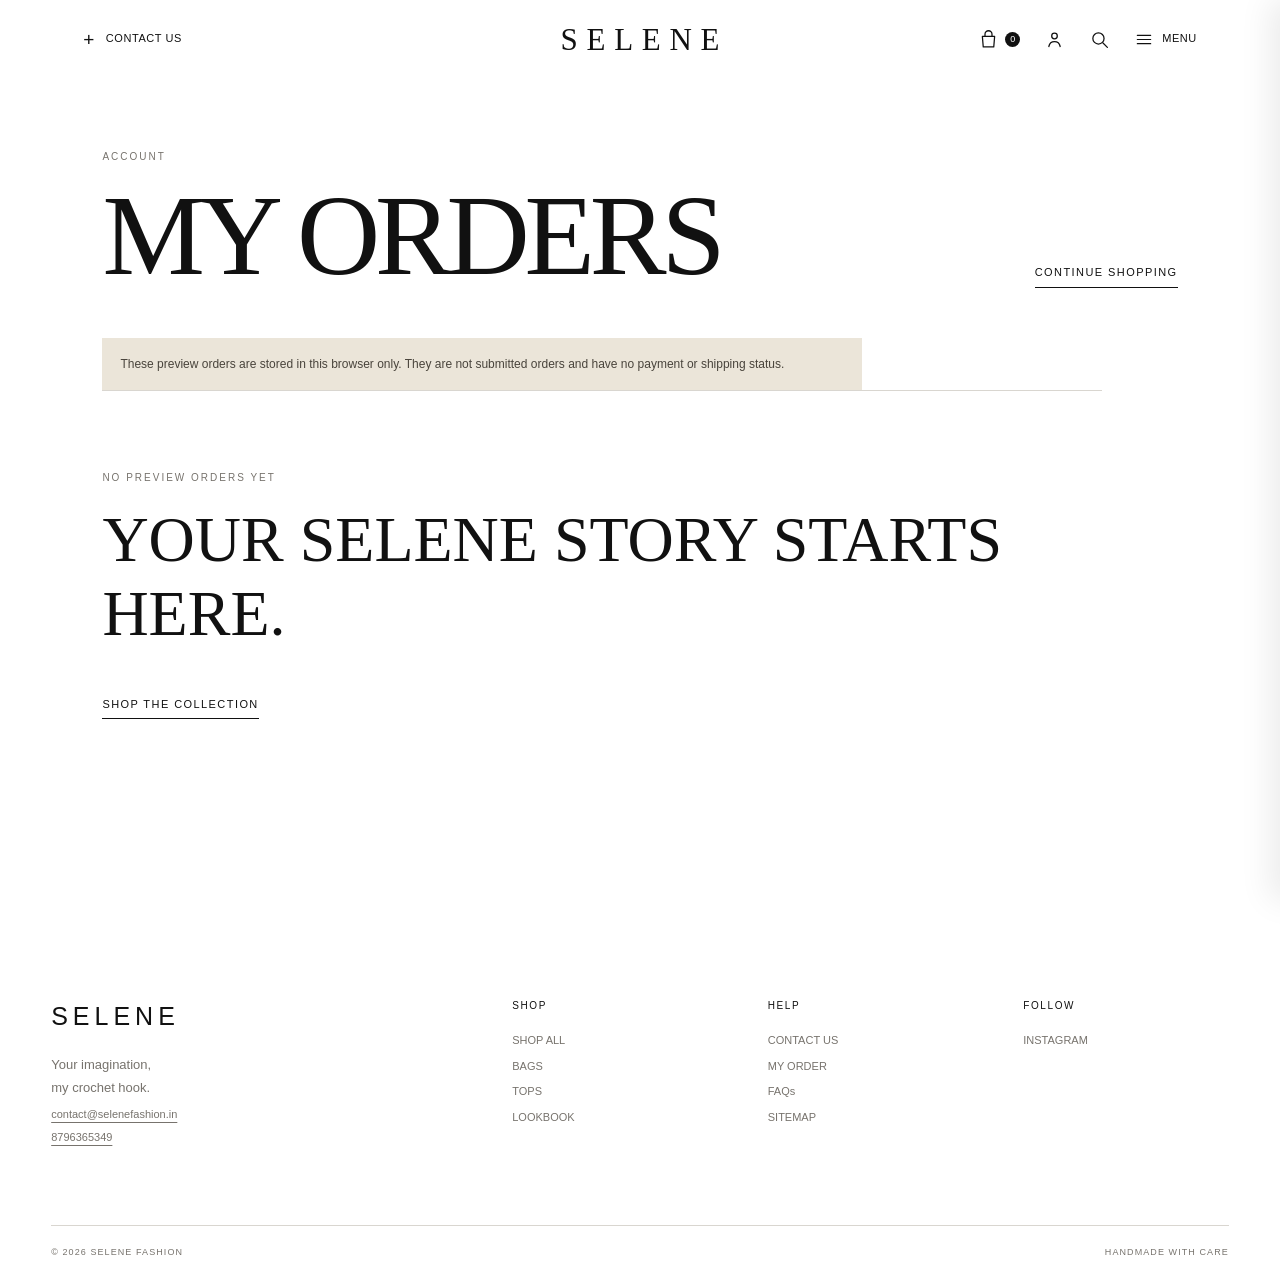
<file: selenee/orders.html>
<!DOCTYPE html>
<html lang="en">
<head>
<meta charset="UTF-8">
<meta name="viewport" content="width=device-width, initial-scale=1.0">
<title>Order History Preview — SELENE</title>
<meta name="description" content="Review preview orders saved in this browser.">
<meta name="theme-color" content="#f5f3ef">
<link rel="stylesheet" href="style.css">
</head>
<body class="light-header-page">
<a class="skip-link" href="#main-content">Skip to content</a>
<header class="site-header" id="siteHeader">
  <div class="header-left"><a class="contact-link" href="contact.html"><span class="contact-plus">+</span> CONTACT US</a></div>
  <a href="index.html" class="logo" aria-label="SELENE home">SELENE</a>
  <div class="header-right">
    <button class="header-action" id="bagBtn" type="button" aria-label="Open bag" aria-controls="bagDrawer" aria-expanded="false"><svg viewBox="0 0 24 24" aria-hidden="true"><path d="M5 8.5h14l-1 12H6l-1-12Z"/><path d="M8 8.5V6a4 4 0 0 1 8 0v2.5"/></svg><span class="sr-only">Bag</span><span class="bag-count" id="bagCount">0</span></button>
    <button class="header-action" id="accountBtn" type="button" aria-label="Account" aria-controls="accountPanel" aria-expanded="false"><svg viewBox="0 0 24 24" aria-hidden="true"><circle cx="12" cy="8" r="3.2"/><path d="M5.5 20c.8-3.7 3-5.5 6.5-5.5s5.7 1.8 6.5 5.5"/></svg><span class="sr-only">Account</span></button>
    <button class="header-action" id="searchBtn" type="button" aria-label="Search" aria-controls="searchPanel" aria-expanded="false"><svg viewBox="0 0 24 24" aria-hidden="true"><circle cx="10.8" cy="10.8" r="6.4"/><path d="m16 16 5 5"/></svg><span class="sr-only">Search</span></button>
    <button class="header-action menu-trigger" id="menuBtn" type="button" aria-label="Open menu"><svg viewBox="0 0 24 24" aria-hidden="true"><path d="M4 7h16M4 12h16M4 17h16"/></svg><span>MENU</span></button>
  </div>
</header>
<div class="mobile-menu" id="mobileMenu" aria-hidden="true">
  <button class="panel-close" id="closeMenu" type="button">CLOSE</button>
  <div class="menu-inner"><p class="menu-kicker">SELENE FASHION</p><nav><a href="index.html">HOME</a><a href="shop.html">SHOP ALL</a><a href="bags.html">BAGS</a><a href="tops.html">TOPS</a><a href="lookbook.html">LOOKBOOK</a><a href="about.html">ABOUT</a></nav></div>
</div>
<div class="search-panel" id="searchPanel" aria-hidden="true"><button class="panel-close" id="closeSearch" type="button">CLOSE</button><div class="search-inner"><p class="section-label">SEARCH SELENE</p><input id="searchInput" type="search" placeholder="Search bags, tops..." autocomplete="off"><div id="searchResults" aria-live="polite"></div></div></div>
<div class="account-panel" id="accountPanel" aria-hidden="true"><button class="panel-close" id="closeAccount" type="button">CLOSE</button><div class="account-inner"><p class="section-label">ACCOUNT</p><h2>WELCOME.</h2><p>Save a simple preview profile in this browser. This storefront does not provide secure sign-in.</p><div class="account-panel-actions"><a href="account.html" class="text-link">OPEN / CREATE PREVIEW PROFILE</a><a href="orders.html" class="text-link">MY ORDERS</a></div></div></div>
<aside class="bag-drawer" id="bagDrawer" aria-hidden="true" aria-label="Shopping bag"><div class="bag-head"><h2>YOUR BAG</h2><button id="closeBag" type="button">CLOSE</button></div><div id="bagItems" aria-live="polite"><p class="empty-bag">Your bag is empty.</p></div><div class="bag-bottom"><div class="bag-total"><span>TOTAL</span><strong id="bagTotal">₹0</strong></div><button class="checkout-btn" type="button">CHECKOUT</button></div></aside>
<main id="main-content"><section class="orders-page"><div class="section-heading"><div><p class="section-label">ACCOUNT</p><h1>MY ORDERS</h1></div><a href="shop.html" class="text-link">CONTINUE SHOPPING</a></div><p class="preview-note">These preview orders are stored in this browser only. They are not submitted orders and have no payment or shipping status.</p><div id="ordersList" class="orders-list"></div></section></main><footer class="site-footer"><div class="footer-top"><div class="footer-brand"><h2>SELENE</h2><p>Your imagination,<br>my crochet hook.</p><a class="footer-contact" href="mailto:contact@selenefashion.in">contact@selenefashion.in</a><a class="footer-contact" href="tel:+918796365349">8796365349</a></div><div class="footer-column"><h3>SHOP</h3><a href="shop.html">SHOP ALL</a><a href="bags.html">BAGS</a><a href="tops.html">TOPS</a><a href="lookbook.html">LOOKBOOK</a></div><div class="footer-column"><h3>HELP</h3><a href="contact.html">CONTACT US</a><a href="orders.html">MY ORDER</a><a href="faqs.html">FAQs</a><a href="sitemap.html">SITEMAP</a></div><div class="footer-column"><h3>FOLLOW</h3><a href="https://www.instagram.com/theselene.fashion/" target="_blank" rel="noopener">INSTAGRAM</a></div></div><div class="footer-bottom"><p>© <span id="year"></span> SELENE FASHION</p><p>HANDMADE WITH CARE</p></div></footer><script src="script.js"></script></body></html>
</file>
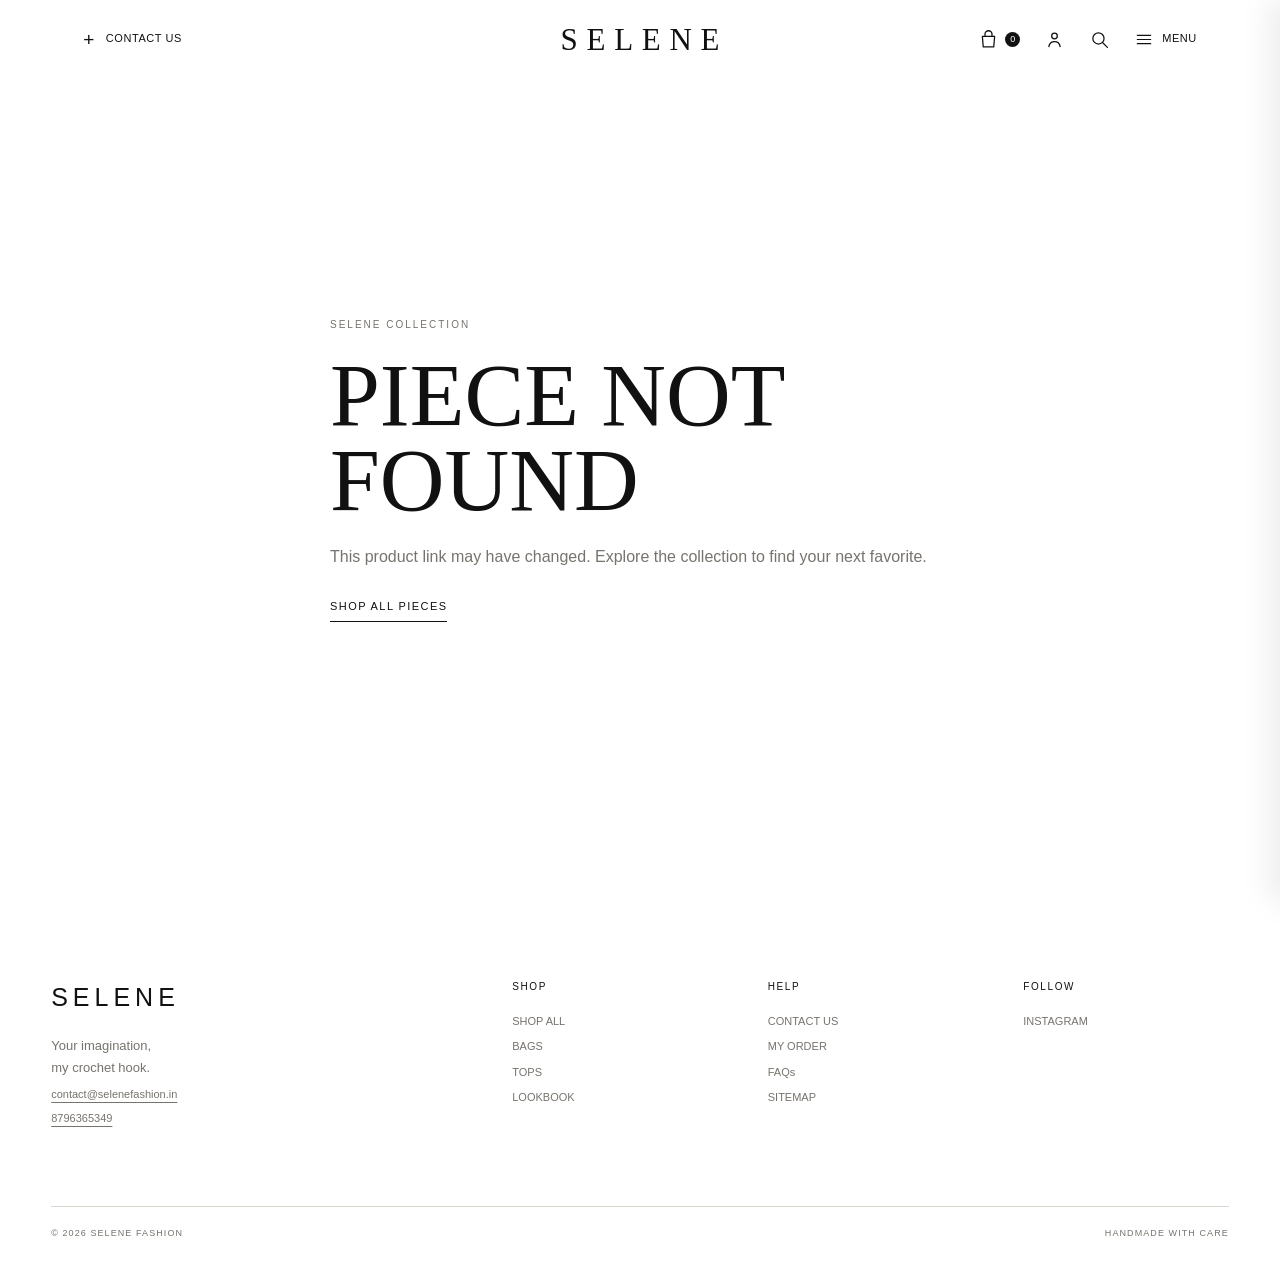
<file: selenee/product.html>
<!DOCTYPE html>
<html lang="en">
<head>
<meta charset="UTF-8">
<meta name="viewport" content="width=device-width, initial-scale=1.0">
<title>Product — SELENE</title>
<meta name="description" content="Discover a handmade SELENE crochet piece and add it to your preview bag.">
<meta name="theme-color" content="#f5f3ef">
<link rel="stylesheet" href="style.css">
</head>
<body class="light-header-page">
<a class="skip-link" href="#main-content">Skip to content</a>
<header class="site-header" id="siteHeader">
  <div class="header-left">
    <a class="contact-link" href="contact.html"><span class="contact-plus">+</span> CONTACT US</a>
  </div>
  <a href="index.html" class="logo" aria-label="SELENE home">SELENE</a>
  <div class="header-right">
    <button class="header-action" id="bagBtn" type="button" aria-label="Open bag" aria-controls="bagDrawer" aria-expanded="false">
      <svg viewBox="0 0 24 24" aria-hidden="true"><path d="M5 8.5h14l-1 12H6l-1-12Z"/><path d="M8 8.5V6a4 4 0 0 1 8 0v2.5"/></svg>
      <span class="sr-only">Bag</span><span class="bag-count" id="bagCount">0</span>
    </button>
    <button class="header-action" id="accountBtn" type="button" aria-label="Account" aria-controls="accountPanel" aria-expanded="false">
      <svg viewBox="0 0 24 24" aria-hidden="true"><circle cx="12" cy="8" r="3.2"/><path d="M5.5 20c.8-3.7 3-5.5 6.5-5.5s5.7 1.8 6.5 5.5"/></svg>
      <span class="sr-only">Account</span>
    </button>
    <button class="header-action" id="searchBtn" type="button" aria-label="Search" aria-controls="searchPanel" aria-expanded="false">
      <svg viewBox="0 0 24 24" aria-hidden="true"><circle cx="10.8" cy="10.8" r="6.4"/><path d="m16 16 5 5"/></svg>
      <span class="sr-only">Search</span>
    </button>
    <button class="header-action menu-trigger" id="menuBtn" type="button" aria-label="Open menu">
      <svg viewBox="0 0 24 24" aria-hidden="true"><path d="M4 7h16M4 12h16M4 17h16"/></svg><span>MENU</span>
    </button>
  </div>
</header>
<div class="mobile-menu" id="mobileMenu" aria-hidden="true">
  <button class="panel-close" id="closeMenu" type="button">CLOSE</button>
  <div class="menu-inner">
    <p class="menu-kicker">SELENE FASHION</p>
    <nav>
      <a href="index.html">HOME</a><a href="shop.html">SHOP ALL</a>
      <a href="bags.html">BAGS</a>
      <a href="tops.html">TOPS</a>
      <a href="lookbook.html">LOOKBOOK</a>
      <a href="about.html">ABOUT</a>
    </nav>
  </div>
</div>
<div class="search-panel" id="searchPanel" aria-hidden="true">
  <button class="panel-close" id="closeSearch" type="button">CLOSE</button>
  <div class="search-inner">
    <p class="section-label">SEARCH SELENE</p>
    <input id="searchInput" type="search" placeholder="Search bags, tops..." autocomplete="off">
    <div id="searchResults" aria-live="polite"></div>
  </div>
</div>
<div class="account-panel" id="accountPanel" aria-hidden="true"><button class="panel-close" id="closeAccount" type="button">CLOSE</button><div class="account-inner"><p class="section-label">ACCOUNT</p><h2>WELCOME.</h2><p>Save a simple preview profile in this browser. This storefront does not provide secure sign-in.</p><div class="account-panel-actions"><a href="account.html" class="text-link">OPEN / CREATE PREVIEW PROFILE</a><a href="orders.html" class="text-link">MY ORDERS</a></div></div></div>
<aside class="bag-drawer" id="bagDrawer" aria-hidden="true" aria-label="Shopping bag">
  <div class="bag-head"><h2>YOUR BAG</h2><button id="closeBag" type="button">CLOSE</button></div>
  <div id="bagItems" aria-live="polite"><p class="empty-bag">Your bag is empty.</p></div>
  <div class="bag-bottom"><div class="bag-total"><span>TOTAL</span><strong id="bagTotal">₹0</strong></div><button class="checkout-btn" type="button">CHECKOUT</button></div>
</aside>
<main id="main-content">
  <section class="product-detail" id="productDetail">
    <div class="product-detail-media"><img id="detailImage" src="" alt=""></div>
    <div class="product-detail-info">
      <p class="section-label" id="detailCategory"></p>
      <h1 id="detailName"></h1>
      <p class="detail-price" id="detailPrice"></p>
      <p class="detail-description" id="detailDescription">A handmade SELENE piece, created slowly with attention to texture, shape and finish.</p>
      <button id="detailAdd" class="detail-add" type="button">ADD TO BAG</button>
      <a id="backCollection" class="text-link" href="shop.html">BACK TO COLLECTION</a>
    </div>
  </section>
</main>
<footer class="site-footer"><div class="footer-top"><div class="footer-brand"><h2>SELENE</h2><p>Your imagination,<br>my crochet hook.</p><a class="footer-contact" href="mailto:contact@selenefashion.in">contact@selenefashion.in</a><a class="footer-contact" href="tel:+918796365349">8796365349</a></div><div class="footer-column"><h3>SHOP</h3><a href="shop.html">SHOP ALL</a><a href="bags.html">BAGS</a><a href="tops.html">TOPS</a><a href="lookbook.html">LOOKBOOK</a></div><div class="footer-column"><h3>HELP</h3><a href="contact.html">CONTACT US</a><a href="orders.html">MY ORDER</a><a href="faqs.html">FAQs</a><a href="sitemap.html">SITEMAP</a></div><div class="footer-column"><h3>FOLLOW</h3><a href="https://www.instagram.com/theselene.fashion/" target="_blank" rel="noopener">INSTAGRAM</a></div></div><div class="footer-bottom"><p>© <span id="year"></span> SELENE FASHION</p><p>HANDMADE WITH CARE</p></div></footer>
<script src="script.js"></script>
</body>
</html>
</file>
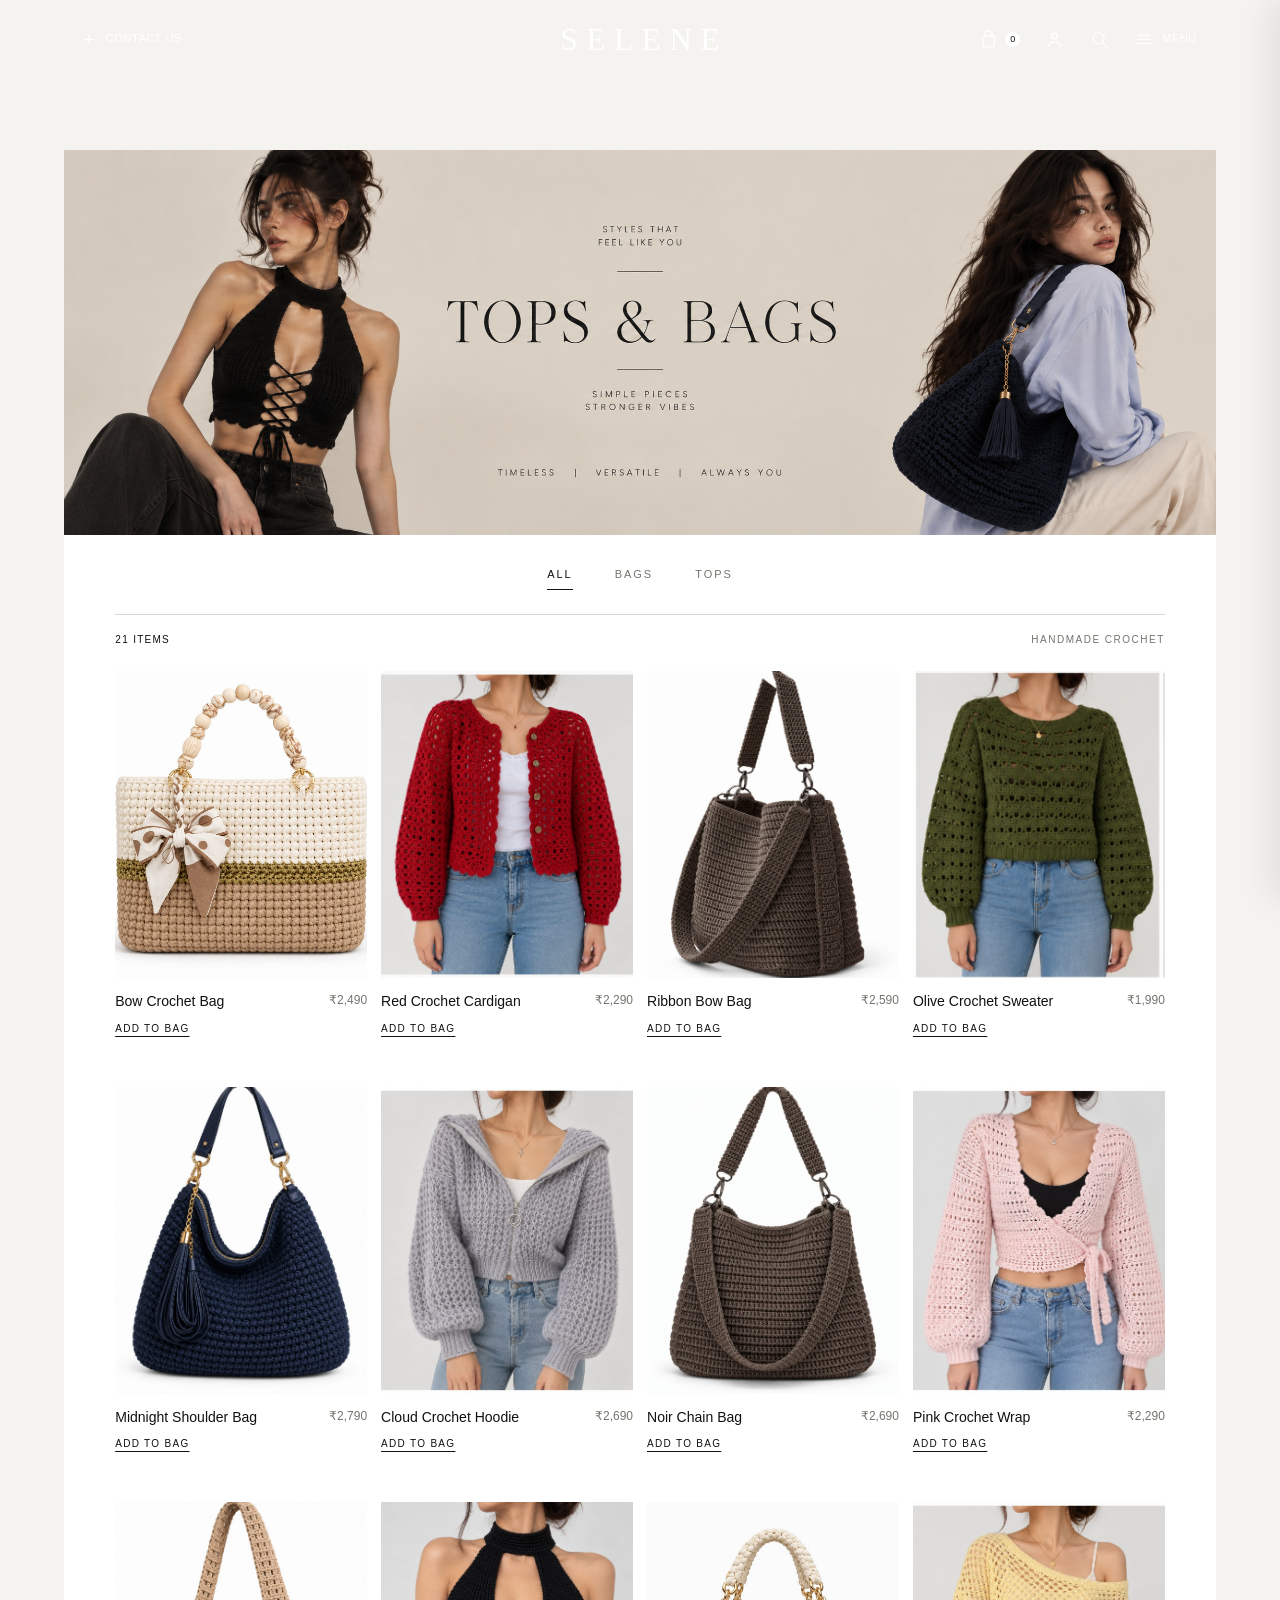
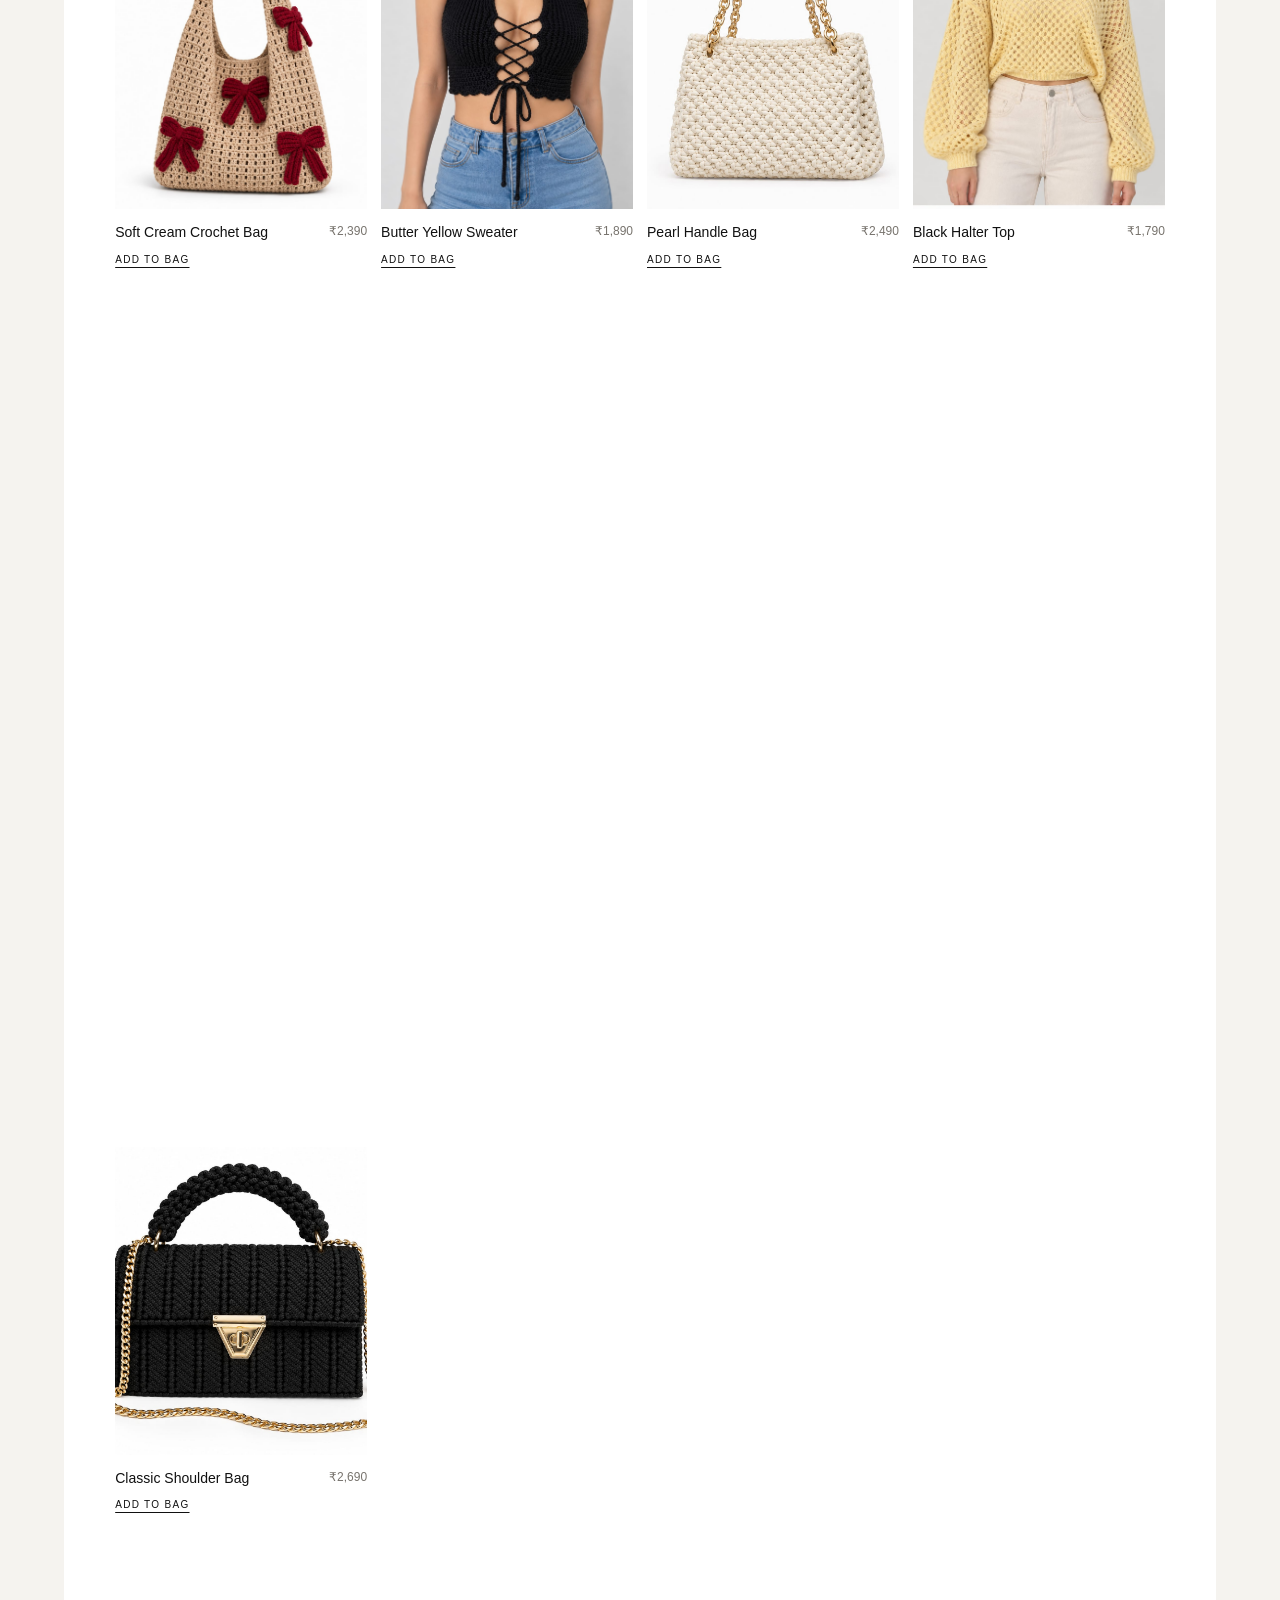
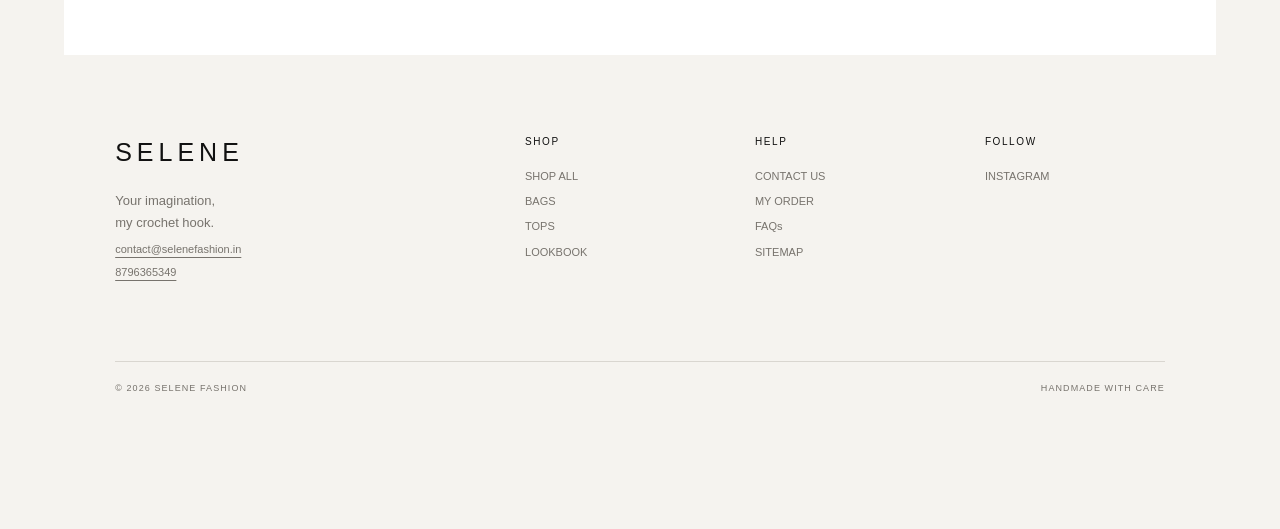
<file: selenee/shop.html>
<!DOCTYPE html>
<html lang="en">
<head>
<meta charset="UTF-8">
<meta name="viewport" content="width=device-width, initial-scale=1.0">
<title>Shop All — SELENE</title>
<meta name="description" content="Shop the complete SELENE collection of handmade crochet bags and tops.">
<meta name="theme-color" content="#f5f3ef">
<link rel="stylesheet" href="style.css">
</head>
<body class="shop-page">
<a class="skip-link" href="#main-content">Skip to content</a>
<header class="site-header" id="siteHeader">
  <div class="header-left"><a class="contact-link" href="contact.html"><span class="contact-plus">+</span> CONTACT US</a></div>
  <a href="index.html" class="logo" aria-label="SELENE home">SELENE</a>
  <div class="header-right">
    <button class="header-action" id="bagBtn" type="button" aria-label="Open bag" aria-controls="bagDrawer" aria-expanded="false"><svg viewBox="0 0 24 24" aria-hidden="true"><path d="M5 8.5h14l-1 12H6l-1-12Z"/><path d="M8 8.5V6a4 4 0 0 1 8 0v2.5"/></svg><span class="sr-only">Bag</span><span class="bag-count" id="bagCount">0</span></button>
    <button class="header-action" id="accountBtn" type="button" aria-label="Account" aria-controls="accountPanel" aria-expanded="false"><svg viewBox="0 0 24 24" aria-hidden="true"><circle cx="12" cy="8" r="3.2"/><path d="M5.5 20c.8-3.7 3-5.5 6.5-5.5s5.7 1.8 6.5 5.5"/></svg><span class="sr-only">Account</span></button>
    <button class="header-action" id="searchBtn" type="button" aria-label="Search" aria-controls="searchPanel" aria-expanded="false"><svg viewBox="0 0 24 24" aria-hidden="true"><circle cx="10.8" cy="10.8" r="6.4"/><path d="m16 16 5 5"/></svg><span class="sr-only">Search</span></button>
    <button class="header-action menu-trigger" id="menuBtn" type="button" aria-label="Open menu"><svg viewBox="0 0 24 24" aria-hidden="true"><path d="M4 7h16M4 12h16M4 17h16"/></svg><span>MENU</span></button>
  </div>
</header>
<div class="mobile-menu" id="mobileMenu" aria-hidden="true">
  <button class="panel-close" id="closeMenu" type="button">CLOSE</button>
  <div class="menu-inner"><p class="menu-kicker">SELENE FASHION</p><nav><a href="index.html">HOME</a><a href="shop.html">SHOP ALL</a><a href="bags.html">BAGS</a><a href="tops.html">TOPS</a><a href="lookbook.html">LOOKBOOK</a><a href="about.html">ABOUT</a></nav></div>
</div>
<div class="search-panel" id="searchPanel" aria-hidden="true"><button class="panel-close" id="closeSearch" type="button">CLOSE</button><div class="search-inner"><p class="section-label">SEARCH SELENE</p><input id="searchInput" type="search" placeholder="Search bags, tops..." autocomplete="off"><div id="searchResults" aria-live="polite"></div></div></div>
<div class="account-panel" id="accountPanel" aria-hidden="true"><button class="panel-close" id="closeAccount" type="button">CLOSE</button><div class="account-inner"><p class="section-label">ACCOUNT</p><h2>WELCOME.</h2><p>Save a simple preview profile in this browser. This storefront does not provide secure sign-in.</p><div class="account-panel-actions"><a href="account.html" class="text-link">OPEN / CREATE PREVIEW PROFILE</a><a href="orders.html" class="text-link">MY ORDERS</a></div></div></div>
<aside class="bag-drawer" id="bagDrawer" aria-hidden="true" aria-label="Shopping bag"><div class="bag-head"><h2>YOUR BAG</h2><button id="closeBag" type="button">CLOSE</button></div><div id="bagItems" aria-live="polite"><p class="empty-bag">Your bag is empty.</p></div><div class="bag-bottom"><div class="bag-total"><span>TOTAL</span><strong id="bagTotal">₹0</strong></div><button class="checkout-btn" type="button">CHECKOUT</button></div></aside>
<main id="main-content">
<section class="shop-hero-image" aria-label="SELENE campaign">
  <img id="shopHeroImage" src="shop-hero.png" alt="SELENE campaign showing a crochet top and navy bag beside the words Tops & Bags.">
</section>
<section class="all-shop-page shop-collection-section">
  <nav class="shop-category-tabs" aria-label="Shop categories">
    <button class="shop-tab is-active" type="button" data-filter="all" aria-pressed="true">ALL</button>
    <button class="shop-tab" type="button" data-filter="bags" aria-pressed="false">BAGS</button>
    <button class="shop-tab" type="button" data-filter="tops" aria-pressed="false">TOPS</button>
  </nav>
  <div class="shop-products-bar"><p><span id="shopProductCount">21</span> ITEMS</p><span>HANDMADE CROCHET</span></div>
  <div class="product-grid shop-all-grid" id="shopProductGrid">
<article class="product-card reveal" data-name="Bow Crochet Bag" data-price="2490" data-category="bags">
  <a class="product-image product-link" href="product.html?category=bags&id=0">
    <img class="product-main" src="bags/bag1.jpeg" alt="Bow Crochet Bag" loading="lazy">
    
    <span class="hover-label">VIEW PRODUCT</span>
  </a>
  <div class="product-info"><h3>Bow Crochet Bag</h3><p>₹2,490</p></div>
  <button class="quick-add" type="button">ADD TO BAG</button>
</article>
<article class="product-card reveal" data-name="Red Crochet Cardigan" data-price="2290" data-category="tops">
  <a class="product-image product-link" href="product.html?category=tops&id=0">
    <img class="product-main" src="tops/top1.jpeg" alt="Red Crochet Cardigan" loading="lazy">
    
    <span class="hover-label">VIEW PRODUCT</span>
  </a>
  <div class="product-info"><h3>Red Crochet Cardigan</h3><p>₹2,290</p></div>
  <button class="quick-add" type="button">ADD TO BAG</button>
</article>
<article class="product-card reveal" data-name="Ribbon Bow Bag" data-price="2590" data-category="bags">
  <a class="product-image product-link" href="product.html?category=bags&id=1">
    <img class="product-main" src="bags/bag2.jpeg" alt="Ribbon Bow Bag" loading="lazy">
    
    <span class="hover-label">VIEW PRODUCT</span>
  </a>
  <div class="product-info"><h3>Ribbon Bow Bag</h3><p>₹2,590</p></div>
  <button class="quick-add" type="button">ADD TO BAG</button>
</article>
<article class="product-card reveal" data-name="Olive Crochet Sweater" data-price="1990" data-category="tops">
  <a class="product-image product-link" href="product.html?category=tops&id=1">
    <img class="product-main" src="tops/top2.jpeg" alt="Olive Crochet Sweater" loading="lazy">
    
    <span class="hover-label">VIEW PRODUCT</span>
  </a>
  <div class="product-info"><h3>Olive Crochet Sweater</h3><p>₹1,990</p></div>
  <button class="quick-add" type="button">ADD TO BAG</button>
</article>
<article class="product-card reveal" data-name="Midnight Shoulder Bag" data-price="2790" data-category="bags">
  <a class="product-image product-link" href="product.html?category=bags&id=2">
    <img class="product-main" src="bags/bag3.jpeg" alt="Midnight Shoulder Bag" loading="lazy">
    
    <span class="hover-label">VIEW PRODUCT</span>
  </a>
  <div class="product-info"><h3>Midnight Shoulder Bag</h3><p>₹2,790</p></div>
  <button class="quick-add" type="button">ADD TO BAG</button>
</article>
<article class="product-card reveal" data-name="Cloud Crochet Hoodie" data-price="2690" data-category="tops">
  <a class="product-image product-link" href="product.html?category=tops&id=2">
    <img class="product-main" src="tops/top3.jpeg" alt="Cloud Crochet Hoodie" loading="lazy">
    
    <span class="hover-label">VIEW PRODUCT</span>
  </a>
  <div class="product-info"><h3>Cloud Crochet Hoodie</h3><p>₹2,690</p></div>
  <button class="quick-add" type="button">ADD TO BAG</button>
</article>
<article class="product-card reveal" data-name="Noir Chain Bag" data-price="2690" data-category="bags">
  <a class="product-image product-link" href="product.html?category=bags&id=3">
    <img class="product-main" src="bags/bag4.jpeg" alt="Noir Chain Bag" loading="lazy">
    
    <span class="hover-label">VIEW PRODUCT</span>
  </a>
  <div class="product-info"><h3>Noir Chain Bag</h3><p>₹2,690</p></div>
  <button class="quick-add" type="button">ADD TO BAG</button>
</article>
<article class="product-card reveal" data-name="Pink Crochet Wrap" data-price="2290" data-category="tops">
  <a class="product-image product-link" href="product.html?category=tops&id=3">
    <img class="product-main" src="tops/top4.jpeg" alt="Pink Crochet Wrap" loading="lazy">
    
    <span class="hover-label">VIEW PRODUCT</span>
  </a>
  <div class="product-info"><h3>Pink Crochet Wrap</h3><p>₹2,290</p></div>
  <button class="quick-add" type="button">ADD TO BAG</button>
</article>
<article class="product-card reveal" data-name="Soft Cream Crochet Bag" data-price="2390" data-category="bags">
  <a class="product-image product-link" href="product.html?category=bags&id=4">
    <img class="product-main" src="bags/bag5.jpeg" alt="Soft Cream Crochet Bag" loading="lazy">
    
    <span class="hover-label">VIEW PRODUCT</span>
  </a>
  <div class="product-info"><h3>Soft Cream Crochet Bag</h3><p>₹2,390</p></div>
  <button class="quick-add" type="button">ADD TO BAG</button>
</article>
<article class="product-card reveal" data-name="Butter Yellow Sweater" data-price="1890" data-category="tops">
  <a class="product-image product-link" href="product.html?category=tops&id=4">
    <img class="product-main" src="tops/top5.jpeg" alt="Butter Yellow Sweater" loading="lazy">
    
    <span class="hover-label">VIEW PRODUCT</span>
  </a>
  <div class="product-info"><h3>Butter Yellow Sweater</h3><p>₹1,890</p></div>
  <button class="quick-add" type="button">ADD TO BAG</button>
</article>
<article class="product-card reveal" data-name="Pearl Handle Bag" data-price="2490" data-category="bags">
  <a class="product-image product-link" href="product.html?category=bags&id=5">
    <img class="product-main" src="bags/bag6.jpeg" alt="Pearl Handle Bag" loading="lazy">
    
    <span class="hover-label">VIEW PRODUCT</span>
  </a>
  <div class="product-info"><h3>Pearl Handle Bag</h3><p>₹2,490</p></div>
  <button class="quick-add" type="button">ADD TO BAG</button>
</article>
<article class="product-card reveal" data-name="Black Halter Top" data-price="1790" data-category="tops">
  <a class="product-image product-link" href="product.html?category=tops&id=5">
    <img class="product-main" src="tops/top6.jpeg" alt="Black Halter Top" loading="lazy">
    
    <span class="hover-label">VIEW PRODUCT</span>
  </a>
  <div class="product-info"><h3>Black Halter Top</h3><p>₹1,790</p></div>
  <button class="quick-add" type="button">ADD TO BAG</button>
</article>
<article class="product-card reveal" data-name="Everyday Crochet Tote" data-price="2290" data-category="bags">
  <a class="product-image product-link" href="product.html?category=bags&id=6">
    <img class="product-main" src="bags/bag7.jpeg" alt="Everyday Crochet Tote" loading="lazy">
    
    <span class="hover-label">VIEW PRODUCT</span>
  </a>
  <div class="product-info"><h3>Everyday Crochet Tote</h3><p>₹2,290</p></div>
  <button class="quick-add" type="button">ADD TO BAG</button>
</article>
<article class="product-card reveal" data-name="Cream Crochet Top" data-price="1990" data-category="tops">
  <a class="product-image product-link" href="product.html?category=tops&id=6">
    <img class="product-main" src="tops/top7.jpeg" alt="Cream Crochet Top" loading="lazy">
    
    <span class="hover-label">VIEW PRODUCT</span>
  </a>
  <div class="product-info"><h3>Cream Crochet Top</h3><p>₹1,990</p></div>
  <button class="quick-add" type="button">ADD TO BAG</button>
</article>
<article class="product-card reveal" data-name="Ivory Mini Bag" data-price="2190" data-category="bags">
  <a class="product-image product-link" href="product.html?category=bags&id=7">
    <img class="product-main" src="bags/bag8.jpeg" alt="Ivory Mini Bag" loading="lazy">
    
    <span class="hover-label">VIEW PRODUCT</span>
  </a>
  <div class="product-info"><h3>Ivory Mini Bag</h3><p>₹2,190</p></div>
  <button class="quick-add" type="button">ADD TO BAG</button>
</article>
<article class="product-card reveal" data-name="Beige Fringe Top" data-price="2090" data-category="tops">
  <a class="product-image product-link" href="product.html?category=tops&id=7">
    <img class="product-main" src="tops/top8.jpeg" alt="Beige Fringe Top" loading="lazy">
    
    <span class="hover-label">VIEW PRODUCT</span>
  </a>
  <div class="product-info"><h3>Beige Fringe Top</h3><p>₹2,090</p></div>
  <button class="quick-add" type="button">ADD TO BAG</button>
</article>
<article class="product-card reveal" data-name="Woven Evening Bag" data-price="2890" data-category="bags">
  <a class="product-image product-link" href="product.html?category=bags&id=8">
    <img class="product-main" src="bags/bag9.jpeg" alt="Woven Evening Bag" loading="lazy">
    
    <span class="hover-label">VIEW PRODUCT</span>
  </a>
  <div class="product-info"><h3>Woven Evening Bag</h3><p>₹2,890</p></div>
  <button class="quick-add" type="button">ADD TO BAG</button>
</article>
<article class="product-card reveal" data-name="Blue Crochet Halter" data-price="1790" data-category="tops">
  <a class="product-image product-link" href="product.html?category=tops&id=8">
    <img class="product-main" src="tops/top9.jpeg" alt="Blue Crochet Halter" loading="lazy">
    
    <span class="hover-label">VIEW PRODUCT</span>
  </a>
  <div class="product-info"><h3>Blue Crochet Halter</h3><p>₹1,790</p></div>
  <button class="quick-add" type="button">ADD TO BAG</button>
</article>
<article class="product-card reveal" data-name="Chocolate Crochet Bag" data-price="2590" data-category="bags">
  <a class="product-image product-link" href="product.html?category=bags&id=9">
    <img class="product-main" src="bags/bag10.jpeg" alt="Chocolate Crochet Bag" loading="lazy">
    
    <span class="hover-label">VIEW PRODUCT</span>
  </a>
  <div class="product-info"><h3>Chocolate Crochet Bag</h3><p>₹2,590</p></div>
  <button class="quick-add" type="button">ADD TO BAG</button>
</article>
<article class="product-card reveal" data-name="Chocolate Halter" data-price="1790" data-category="tops">
  <a class="product-image product-link" href="product.html?category=tops&id=9">
    <img class="product-main" src="tops/top10.jpeg" alt="Chocolate Halter" loading="lazy">
    
    <span class="hover-label">VIEW PRODUCT</span>
  </a>
  <div class="product-info"><h3>Chocolate Halter</h3><p>₹1,790</p></div>
  <button class="quick-add" type="button">ADD TO BAG</button>
</article>
<article class="product-card reveal" data-name="Classic Shoulder Bag" data-price="2690" data-category="bags">
  <a class="product-image product-link" href="product.html?category=bags&id=10">
    <img class="product-main" src="bags/bag11.jpeg" alt="Classic Shoulder Bag" loading="lazy">
    
    <span class="hover-label">VIEW PRODUCT</span>
  </a>
  <div class="product-info"><h3>Classic Shoulder Bag</h3><p>₹2,690</p></div>
  <button class="quick-add" type="button">ADD TO BAG</button>
</article>
  </div>
</section>
</main>
<footer class="site-footer"><div class="footer-top"><div class="footer-brand"><h2>SELENE</h2><p>Your imagination,<br>my crochet hook.</p><a class="footer-contact" href="mailto:contact@selenefashion.in">contact@selenefashion.in</a><a class="footer-contact" href="tel:+918796365349">8796365349</a></div><div class="footer-column"><h3>SHOP</h3><a href="shop.html">SHOP ALL</a><a href="bags.html">BAGS</a><a href="tops.html">TOPS</a><a href="lookbook.html">LOOKBOOK</a></div><div class="footer-column"><h3>HELP</h3><a href="contact.html">CONTACT US</a><a href="orders.html">MY ORDER</a><a href="faqs.html">FAQs</a><a href="sitemap.html">SITEMAP</a></div><div class="footer-column"><h3>FOLLOW</h3><a href="https://www.instagram.com/theselene.fashion/" target="_blank" rel="noopener">INSTAGRAM</a></div></div><div class="footer-bottom"><p>© <span id="year"></span> SELENE FASHION</p><p>HANDMADE WITH CARE</p></div></footer>
<script src="script.js"></script>
</body>
</html>
</file>
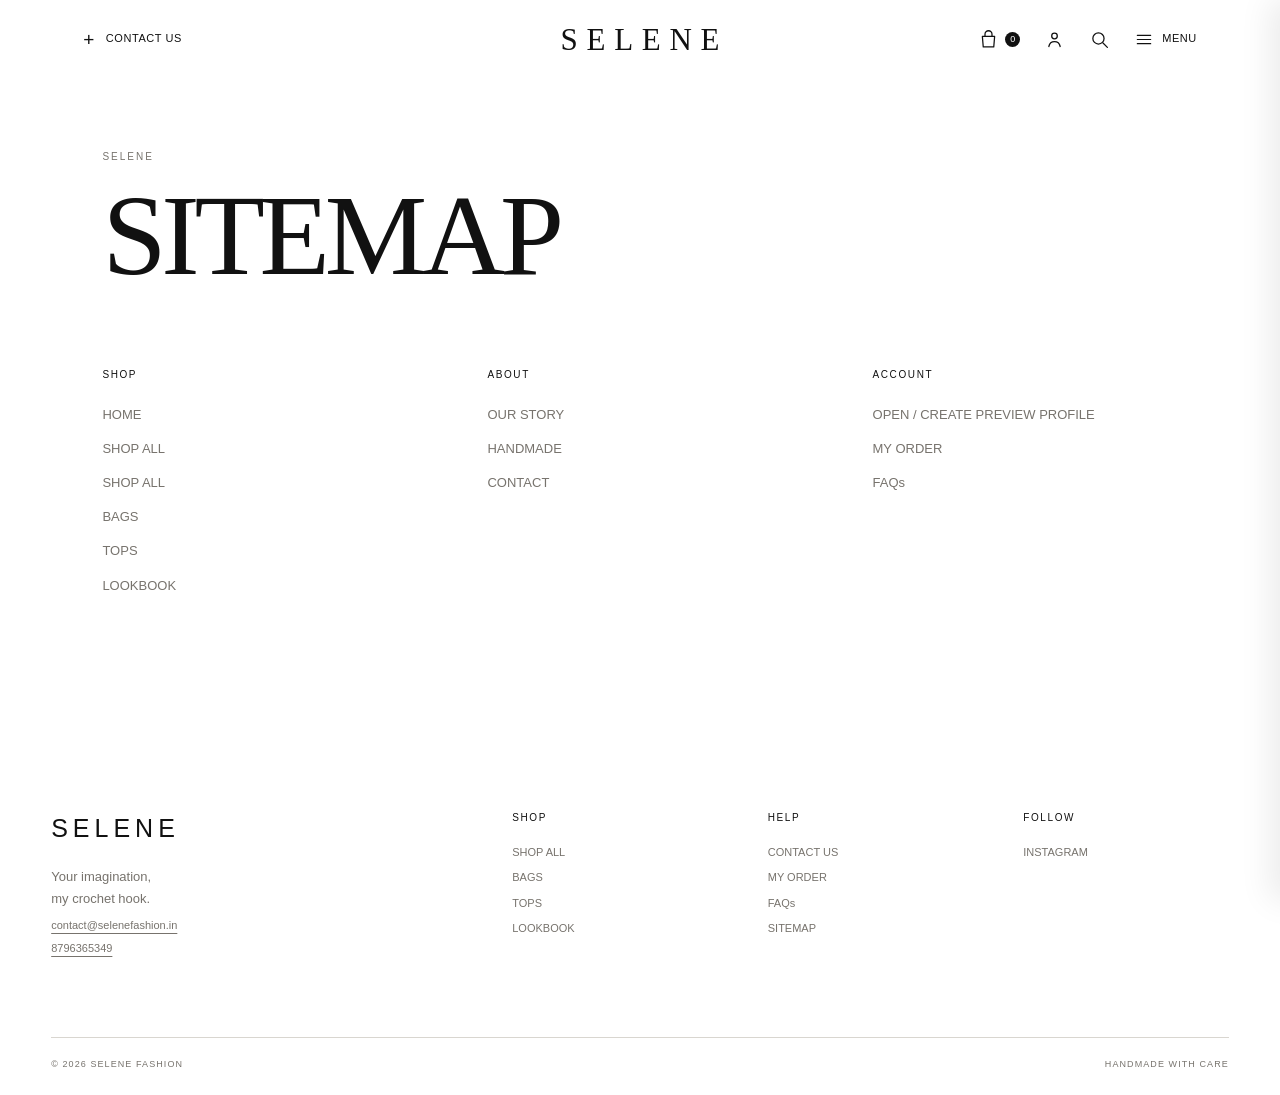
<file: selenee/sitemap.html>
<!DOCTYPE html>
<html lang="en">
<head>
<meta charset="UTF-8">
<meta name="viewport" content="width=device-width, initial-scale=1.0">
<title>Sitemap — SELENE</title>
<meta name="description" content="Browse the SELENE storefront pages and collections.">
<meta name="theme-color" content="#f5f3ef">
<link rel="stylesheet" href="style.css">
</head>
<body class="light-header-page">
<a class="skip-link" href="#main-content">Skip to content</a>
<header class="site-header" id="siteHeader">
  <div class="header-left"><a class="contact-link" href="contact.html"><span class="contact-plus">+</span> CONTACT US</a></div>
  <a href="index.html" class="logo" aria-label="SELENE home">SELENE</a>
  <div class="header-right">
    <button class="header-action" id="bagBtn" type="button" aria-label="Open bag" aria-controls="bagDrawer" aria-expanded="false"><svg viewBox="0 0 24 24" aria-hidden="true"><path d="M5 8.5h14l-1 12H6l-1-12Z"/><path d="M8 8.5V6a4 4 0 0 1 8 0v2.5"/></svg><span class="sr-only">Bag</span><span class="bag-count" id="bagCount">0</span></button>
    <button class="header-action" id="accountBtn" type="button" aria-label="Account" aria-controls="accountPanel" aria-expanded="false"><svg viewBox="0 0 24 24" aria-hidden="true"><circle cx="12" cy="8" r="3.2"/><path d="M5.5 20c.8-3.7 3-5.5 6.5-5.5s5.7 1.8 6.5 5.5"/></svg><span class="sr-only">Account</span></button>
    <button class="header-action" id="searchBtn" type="button" aria-label="Search" aria-controls="searchPanel" aria-expanded="false"><svg viewBox="0 0 24 24" aria-hidden="true"><circle cx="10.8" cy="10.8" r="6.4"/><path d="m16 16 5 5"/></svg><span class="sr-only">Search</span></button>
    <button class="header-action menu-trigger" id="menuBtn" type="button" aria-label="Open menu"><svg viewBox="0 0 24 24" aria-hidden="true"><path d="M4 7h16M4 12h16M4 17h16"/></svg><span>MENU</span></button>
  </div>
</header>
<div class="mobile-menu" id="mobileMenu" aria-hidden="true">
  <button class="panel-close" id="closeMenu" type="button">CLOSE</button>
  <div class="menu-inner"><p class="menu-kicker">SELENE FASHION</p><nav><a href="index.html">HOME</a><a href="shop.html">SHOP ALL</a><a href="bags.html">BAGS</a><a href="tops.html">TOPS</a><a href="lookbook.html">LOOKBOOK</a><a href="about.html">ABOUT</a></nav></div>
</div>
<div class="search-panel" id="searchPanel" aria-hidden="true"><button class="panel-close" id="closeSearch" type="button">CLOSE</button><div class="search-inner"><p class="section-label">SEARCH SELENE</p><input id="searchInput" type="search" placeholder="Search bags, tops..." autocomplete="off"><div id="searchResults" aria-live="polite"></div></div></div>
<div class="account-panel" id="accountPanel" aria-hidden="true"><button class="panel-close" id="closeAccount" type="button">CLOSE</button><div class="account-inner"><p class="section-label">ACCOUNT</p><h2>WELCOME.</h2><p>Save a simple preview profile in this browser. This storefront does not provide secure sign-in.</p><div class="account-panel-actions"><a href="account.html" class="text-link">OPEN / CREATE PREVIEW PROFILE</a><a href="orders.html" class="text-link">MY ORDERS</a></div></div></div>
<aside class="bag-drawer" id="bagDrawer" aria-hidden="true" aria-label="Shopping bag"><div class="bag-head"><h2>YOUR BAG</h2><button id="closeBag" type="button">CLOSE</button></div><div id="bagItems" aria-live="polite"><p class="empty-bag">Your bag is empty.</p></div><div class="bag-bottom"><div class="bag-total"><span>TOTAL</span><strong id="bagTotal">₹0</strong></div><button class="checkout-btn" type="button">CHECKOUT</button></div></aside>
<main id="main-content"><section class="sitemap-page"><p class="section-label">SELENE</p><h1>SITEMAP</h1><div class="sitemap-grid"><div><h2>SHOP</h2><a href="index.html">HOME</a><a href="shop.html">SHOP ALL</a><a href="shop.html">SHOP ALL</a><a href="bags.html">BAGS</a><a href="tops.html">TOPS</a><a href="lookbook.html">LOOKBOOK</a></div><div><h2>ABOUT</h2><a href="about.html">OUR STORY</a><a href="about.html#handmade">HANDMADE</a><a href="contact.html">CONTACT</a></div><div><h2>ACCOUNT</h2><a href="account.html">OPEN / CREATE PREVIEW PROFILE</a><a href="orders.html">MY ORDER</a><a href="faqs.html">FAQs</a></div></div></section></main><footer class="site-footer"><div class="footer-top"><div class="footer-brand"><h2>SELENE</h2><p>Your imagination,<br>my crochet hook.</p><a class="footer-contact" href="mailto:contact@selenefashion.in">contact@selenefashion.in</a><a class="footer-contact" href="tel:+918796365349">8796365349</a></div><div class="footer-column"><h3>SHOP</h3><a href="shop.html">SHOP ALL</a><a href="bags.html">BAGS</a><a href="tops.html">TOPS</a><a href="lookbook.html">LOOKBOOK</a></div><div class="footer-column"><h3>HELP</h3><a href="contact.html">CONTACT US</a><a href="orders.html">MY ORDER</a><a href="faqs.html">FAQs</a><a href="sitemap.html">SITEMAP</a></div><div class="footer-column"><h3>FOLLOW</h3><a href="https://www.instagram.com/theselene.fashion/" target="_blank" rel="noopener">INSTAGRAM</a></div></div><div class="footer-bottom"><p>© <span id="year"></span> SELENE FASHION</p><p>HANDMADE WITH CARE</p></div></footer><script src="script.js"></script></body></html>
</file>
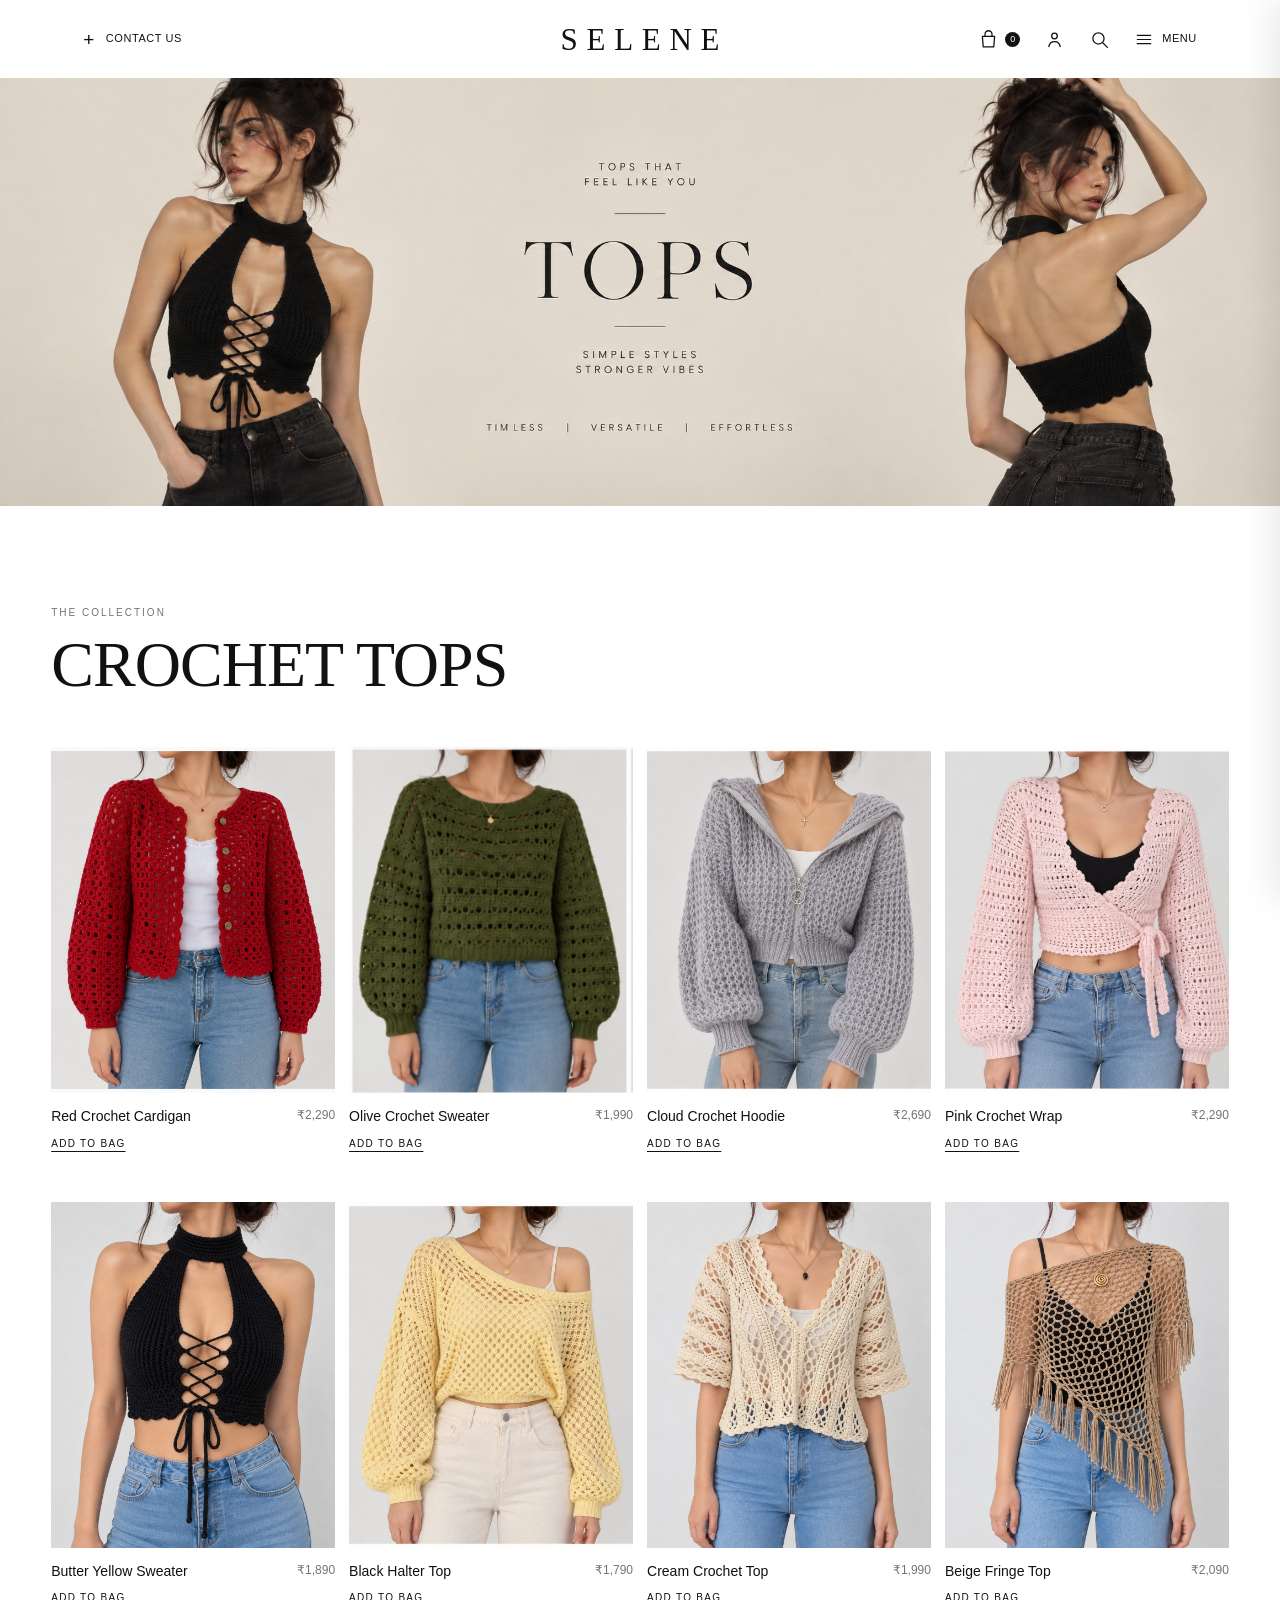
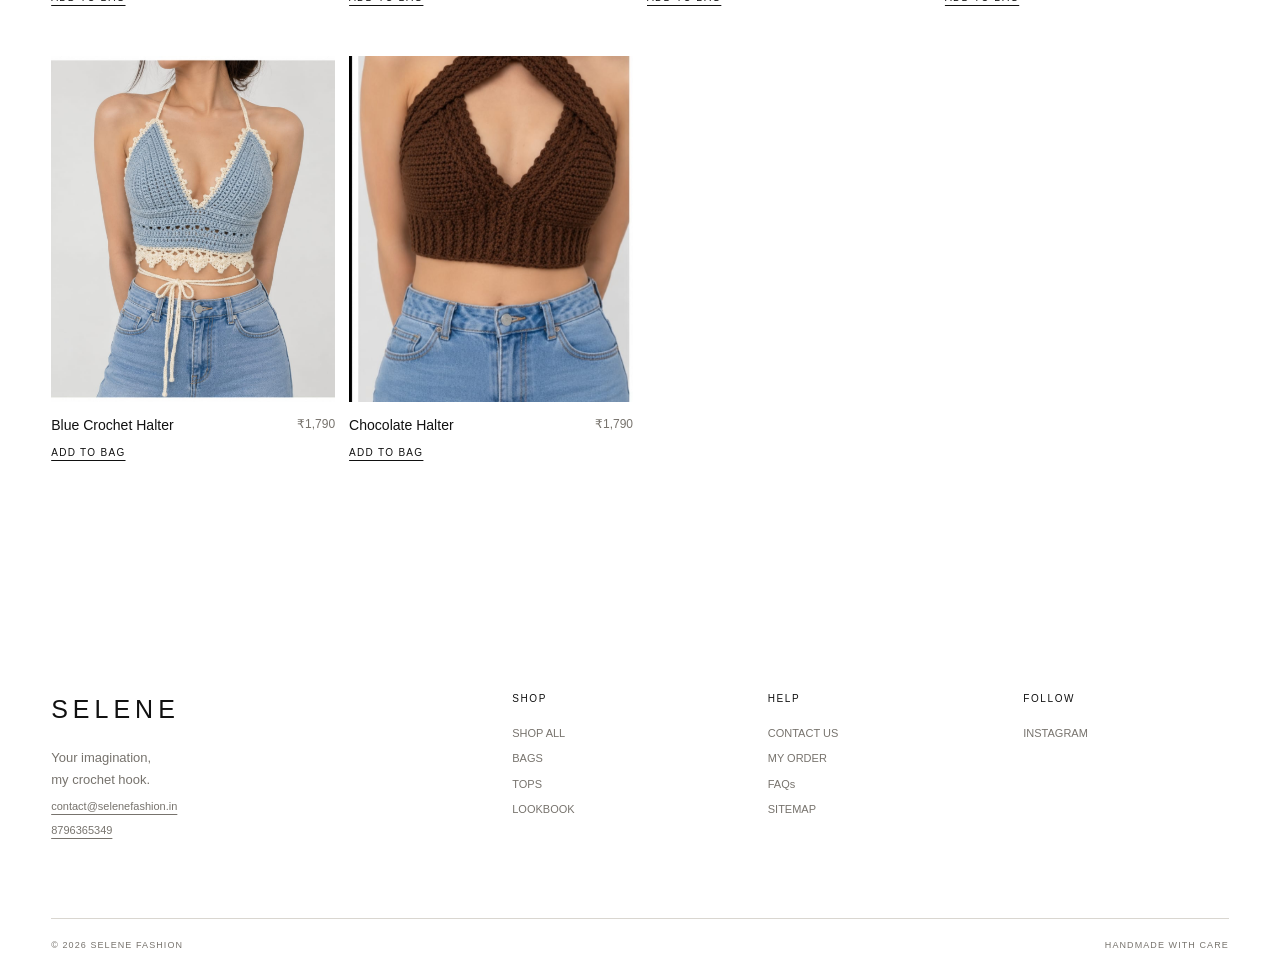
<file: selenee/tops.html>
<!DOCTYPE html>
<html lang="en">
<head>
<meta charset="UTF-8">
<meta name="viewport" content="width=device-width, initial-scale=1.0">
<title>Crochet Tops — SELENE</title>
<meta name="description" content="Explore SELENE handmade crochet tops and layers, made for expressive everyday dressing.">
<meta name="theme-color" content="#f5f3ef">
<link rel="stylesheet" href="style.css">
</head>
<body>
<a class="skip-link" href="#main-content">Skip to content</a>
<header class="site-header" id="siteHeader">
  <div class="header-left">
    <a class="contact-link" href="contact.html"><span class="contact-plus">+</span> CONTACT US</a>
  </div>
  <a href="index.html" class="logo" aria-label="SELENE home">SELENE</a>
  <div class="header-right">
    <button class="header-action" id="bagBtn" type="button" aria-label="Open bag" aria-controls="bagDrawer" aria-expanded="false">
      <svg viewBox="0 0 24 24" aria-hidden="true"><path d="M5 8.5h14l-1 12H6l-1-12Z"/><path d="M8 8.5V6a4 4 0 0 1 8 0v2.5"/></svg>
      <span class="sr-only">Bag</span><span class="bag-count" id="bagCount">0</span>
    </button>
    <button class="header-action" id="accountBtn" type="button" aria-label="Account" aria-controls="accountPanel" aria-expanded="false">
      <svg viewBox="0 0 24 24" aria-hidden="true"><circle cx="12" cy="8" r="3.2"/><path d="M5.5 20c.8-3.7 3-5.5 6.5-5.5s5.7 1.8 6.5 5.5"/></svg>
      <span class="sr-only">Account</span>
    </button>
    <button class="header-action" id="searchBtn" type="button" aria-label="Search" aria-controls="searchPanel" aria-expanded="false">
      <svg viewBox="0 0 24 24" aria-hidden="true"><circle cx="10.8" cy="10.8" r="6.4"/><path d="m16 16 5 5"/></svg>
      <span class="sr-only">Search</span>
    </button>
    <button class="header-action menu-trigger" id="menuBtn" type="button" aria-label="Open menu">
      <svg viewBox="0 0 24 24" aria-hidden="true"><path d="M4 7h16M4 12h16M4 17h16"/></svg><span>MENU</span>
    </button>
  </div>
</header>
<div class="mobile-menu" id="mobileMenu" aria-hidden="true">
  <button class="panel-close" id="closeMenu" type="button">CLOSE</button>
  <div class="menu-inner">
    <p class="menu-kicker">SELENE FASHION</p>
    <nav>
      <a href="index.html">HOME</a><a href="shop.html">SHOP ALL</a>
      <a href="bags.html">BAGS</a>
      <a href="tops.html">TOPS</a>
      <a href="lookbook.html">LOOKBOOK</a>
      <a href="about.html">ABOUT</a>
    </nav>
  </div>
</div>
<div class="search-panel" id="searchPanel" aria-hidden="true">
  <button class="panel-close" id="closeSearch" type="button">CLOSE</button>
  <div class="search-inner">
    <p class="section-label">SEARCH SELENE</p>
    <input id="searchInput" type="search" placeholder="Search bags, tops..." autocomplete="off">
    <div id="searchResults" aria-live="polite"></div>
  </div>
</div>
<div class="account-panel" id="accountPanel" aria-hidden="true"><button class="panel-close" id="closeAccount" type="button">CLOSE</button><div class="account-inner"><p class="section-label">ACCOUNT</p><h2>WELCOME.</h2><p>Save a simple preview profile in this browser. This storefront does not provide secure sign-in.</p><div class="account-panel-actions"><a href="account.html" class="text-link">OPEN / CREATE PREVIEW PROFILE</a><a href="orders.html" class="text-link">MY ORDERS</a></div></div></div>
<aside class="bag-drawer" id="bagDrawer" aria-hidden="true" aria-label="Shopping bag">
  <div class="bag-head"><h2>YOUR BAG</h2><button id="closeBag" type="button">CLOSE</button></div>
  <div id="bagItems" aria-live="polite"><p class="empty-bag">Your bag is empty.</p></div>
  <div class="bag-bottom"><div class="bag-total"><span>TOTAL</span><strong id="bagTotal">₹0</strong></div><button class="checkout-btn" type="button">CHECKOUT</button></div>
</aside>
<main id="main-content">

<section class="collection-editorial-hero" aria-label="SELENE COLLECTION">
  <img src="tops-hero.png" alt="Two campaign portraits featuring SELENE black crochet tops, with the message Tops That Feel Like You.">
</section>
<section class="collection-section page-products">
  <div class="section-heading"><div><p class="section-label">THE COLLECTION</p><h2>CROCHET TOPS</h2></div></div>
<div class="product-grid">

<article class="product-card reveal" data-name="Red Crochet Cardigan" data-price="2290" data-category="tops">
  <a class="product-image product-link" href="product.html?category=tops&id=0">
    <img class="product-main" src="tops/top1.jpeg" alt="Red Crochet Cardigan" loading="lazy">
    
    <span class="hover-label">VIEW PRODUCT</span>
  </a>
  <div class="product-info"><h3>Red Crochet Cardigan</h3><p>₹2,290</p></div>
  <button class="quick-add" type="button">ADD TO BAG</button>
</article>

<article class="product-card reveal" data-name="Olive Crochet Sweater" data-price="1990" data-category="tops">
  <a class="product-image product-link" href="product.html?category=tops&id=1">
    <img class="product-main" src="tops/top2.jpeg" alt="Olive Crochet Sweater" loading="lazy">
    
    <span class="hover-label">VIEW PRODUCT</span>
  </a>
  <div class="product-info"><h3>Olive Crochet Sweater</h3><p>₹1,990</p></div>
  <button class="quick-add" type="button">ADD TO BAG</button>
</article>

<article class="product-card reveal" data-name="Cloud Crochet Hoodie" data-price="2690" data-category="tops">
  <a class="product-image product-link" href="product.html?category=tops&id=2">
    <img class="product-main" src="tops/top3.jpeg" alt="Cloud Crochet Hoodie" loading="lazy">
    
    <span class="hover-label">VIEW PRODUCT</span>
  </a>
  <div class="product-info"><h3>Cloud Crochet Hoodie</h3><p>₹2,690</p></div>
  <button class="quick-add" type="button">ADD TO BAG</button>
</article>

<article class="product-card reveal" data-name="Pink Crochet Wrap" data-price="2290" data-category="tops">
  <a class="product-image product-link" href="product.html?category=tops&id=3">
    <img class="product-main" src="tops/top4.jpeg" alt="Pink Crochet Wrap" loading="lazy">
    
    <span class="hover-label">VIEW PRODUCT</span>
  </a>
  <div class="product-info"><h3>Pink Crochet Wrap</h3><p>₹2,290</p></div>
  <button class="quick-add" type="button">ADD TO BAG</button>
</article>

<article class="product-card reveal" data-name="Butter Yellow Sweater" data-price="1890" data-category="tops">
  <a class="product-image product-link" href="product.html?category=tops&id=4">
    <img class="product-main" src="tops/top5.jpeg" alt="Butter Yellow Sweater" loading="lazy">
    
    <span class="hover-label">VIEW PRODUCT</span>
  </a>
  <div class="product-info"><h3>Butter Yellow Sweater</h3><p>₹1,890</p></div>
  <button class="quick-add" type="button">ADD TO BAG</button>
</article>

<article class="product-card reveal" data-name="Black Halter Top" data-price="1790" data-category="tops">
  <a class="product-image product-link" href="product.html?category=tops&id=5">
    <img class="product-main" src="tops/top6.jpeg" alt="Black Halter Top" loading="lazy">
    
    <span class="hover-label">VIEW PRODUCT</span>
  </a>
  <div class="product-info"><h3>Black Halter Top</h3><p>₹1,790</p></div>
  <button class="quick-add" type="button">ADD TO BAG</button>
</article>

<article class="product-card reveal" data-name="Cream Crochet Top" data-price="1990" data-category="tops">
  <a class="product-image product-link" href="product.html?category=tops&id=6">
    <img class="product-main" src="tops/top7.jpeg" alt="Cream Crochet Top" loading="lazy">
    
    <span class="hover-label">VIEW PRODUCT</span>
  </a>
  <div class="product-info"><h3>Cream Crochet Top</h3><p>₹1,990</p></div>
  <button class="quick-add" type="button">ADD TO BAG</button>
</article>

<article class="product-card reveal" data-name="Beige Fringe Top" data-price="2090" data-category="tops">
  <a class="product-image product-link" href="product.html?category=tops&id=7">
    <img class="product-main" src="tops/top8.jpeg" alt="Beige Fringe Top" loading="lazy">
    
    <span class="hover-label">VIEW PRODUCT</span>
  </a>
  <div class="product-info"><h3>Beige Fringe Top</h3><p>₹2,090</p></div>
  <button class="quick-add" type="button">ADD TO BAG</button>
</article>

<article class="product-card reveal" data-name="Blue Crochet Halter" data-price="1790" data-category="tops">
  <a class="product-image product-link" href="product.html?category=tops&id=8">
    <img class="product-main" src="tops/top9.jpeg" alt="Blue Crochet Halter" loading="lazy">
    
    <span class="hover-label">VIEW PRODUCT</span>
  </a>
  <div class="product-info"><h3>Blue Crochet Halter</h3><p>₹1,790</p></div>
  <button class="quick-add" type="button">ADD TO BAG</button>
</article>

<article class="product-card reveal" data-name="Chocolate Halter" data-price="1790" data-category="tops">
  <a class="product-image product-link" href="product.html?category=tops&id=9">
    <img class="product-main" src="tops/top10.jpeg" alt="Chocolate Halter" loading="lazy">
    
    <span class="hover-label">VIEW PRODUCT</span>
  </a>
  <div class="product-info"><h3>Chocolate Halter</h3><p>₹1,790</p></div>
  <button class="quick-add" type="button">ADD TO BAG</button>
</article>
</div>
</section>

</main>
<footer class="site-footer"><div class="footer-top"><div class="footer-brand"><h2>SELENE</h2><p>Your imagination,<br>my crochet hook.</p><a class="footer-contact" href="mailto:contact@selenefashion.in">contact@selenefashion.in</a><a class="footer-contact" href="tel:+918796365349">8796365349</a></div><div class="footer-column"><h3>SHOP</h3><a href="shop.html">SHOP ALL</a><a href="bags.html">BAGS</a><a href="tops.html">TOPS</a><a href="lookbook.html">LOOKBOOK</a></div><div class="footer-column"><h3>HELP</h3><a href="contact.html">CONTACT US</a><a href="orders.html">MY ORDER</a><a href="faqs.html">FAQs</a><a href="sitemap.html">SITEMAP</a></div><div class="footer-column"><h3>FOLLOW</h3><a href="https://www.instagram.com/theselene.fashion/" target="_blank" rel="noopener">INSTAGRAM</a></div></div><div class="footer-bottom"><p>© <span id="year"></span> SELENE FASHION</p><p>HANDMADE WITH CARE</p></div></footer>
<script src="script.js"></script>
</body>
</html>
</file>
<file: selenee/style.css>
/* System font stacks keep the storefront fast and usable offline. */
:root{--black:#111;--white:#fff;--soft:#f5f3ef;--line:#d9d6d0;--muted:#77736d;--serif:"Bodoni MT",Didot,"Palatino Linotype","Book Antiqua",Georgia,serif;--sans:"Segoe UI","Aptos",Arial,sans-serif}
*{margin:0;padding:0;box-sizing:border-box}html{scroll-behavior:smooth}body{background:#fff;color:var(--black);font-family:var(--sans);line-height:1.4}body.panel-open{overflow:hidden}img{display:block;width:100%;height:100%;object-fit:cover}a{color:inherit;text-decoration:none}button{border:0;background:none;color:inherit;font:inherit;cursor:pointer}.sr-only{position:absolute;width:1px;height:1px;padding:0;margin:-1px;overflow:hidden;clip:rect(0,0,0,0);white-space:nowrap;border:0}
/* Editorial site header. */
.site-header{position:fixed;top:0;left:0;width:100%;height:78px;padding:0 6.5vw;display:grid;grid-template-columns:1fr auto 1fr;align-items:center;z-index:1000;color:#fff;transition:background .35s ease,color .35s ease,border-color .35s ease;mix-blend-mode:normal}.site-header.scrolled{background:rgba(255,255,255,.96);color:#111;backdrop-filter:blur(14px);border-bottom:1px solid rgba(0,0,0,.08)}.header-left{display:flex;align-items:center}.contact-link{font-size:11px;font-weight:500;letter-spacing:.05em;display:inline-flex;align-items:center;gap:11px;transition:opacity .2s}.contact-link:hover{opacity:.65}.contact-plus{font-size:19px;font-weight:300;line-height:1}.logo{font-family:var(--serif);font-size:31px;letter-spacing:.28em;font-weight:400;line-height:1;margin-left:.28em}.header-right{display:flex;justify-content:flex-end;align-items:center;gap:24px}.header-action{display:inline-flex;align-items:center;gap:6px;color:inherit}.header-action svg{width:21px;height:21px;fill:none;stroke:currentColor;stroke-width:1.45;stroke-linecap:round;stroke-linejoin:round}.header-action span:not(.sr-only):not(.bag-count){font-size:11px;letter-spacing:.05em}.bag-count{font-size:9px;min-width:15px;height:15px;display:inline-grid;place-items:center;border-radius:50%;background:currentColor;color:var(--white);padding:0 3px}.scrolled .bag-count{color:#fff;background:#111}.menu-trigger{gap:8px}.menu-trigger svg{width:20px}
.section-label,.eyebrow{font-size:10px;letter-spacing:.18em;text-transform:uppercase}.section-label{color:var(--muted)}.text-link{display:inline-block;margin-top:28px;padding-bottom:6px;border-bottom:1px solid currentColor;font-size:11px;letter-spacing:.13em;text-transform:uppercase;transition:.25s}.text-link:hover{opacity:.55;transform:translateX(4px)}
.hero{position:relative;height:100svh;min-height:680px;overflow:hidden;background:#6aa9d8}.hero-track{position:absolute;inset:0;width:100%;height:100%;overflow:hidden}.hero-slide{position:absolute;inset:0;width:100%;height:100%;overflow:hidden;visibility:hidden;z-index:0;pointer-events:none}.hero-slide.is-active{visibility:visible;z-index:2;pointer-events:auto}.hero-slide>img{position:absolute;inset:0;width:100%;height:100%;object-fit:cover;object-position:center;transform:translate3d(var(--image-x,100%),0,0) scale(1.035);transition:transform 1.05s cubic-bezier(.77,0,.18,1);will-change:transform,scale}.hero-slide.is-active>img{transform:translate3d(0,0,0) scale(1);animation:heroZoomOut 6.5s cubic-bezier(.18,.75,.22,1) forwards}@keyframes heroZoomOut{0%{scale:1.075}100%{scale:1}}.hero-slide.is-leaving-left{visibility:visible;z-index:1}.hero-slide.is-leaving-left>img{transform:translate3d(-100%,0,0) scale(1.035)}.hero-slide.is-leaving-right{visibility:visible;z-index:1}.hero-slide.is-leaving-right>img{transform:translate3d(100%,0,0) scale(1.035)}.hero-overlay{position:absolute;inset:0;background:linear-gradient(90deg,rgba(0,0,0,.28),rgba(0,0,0,.04) 45%,transparent 75%)}.hero-content{position:absolute;left:6.5vw;bottom:13vh;width:min(43vw,620px);color:#fff;z-index:2;opacity:0;visibility:hidden;transform:translateY(10px);transition:opacity .55s ease,transform .65s cubic-bezier(.22,1,.36,1),visibility 0s linear .55s}.hero-slide.is-active .hero-content{opacity:1;visibility:visible;transform:translateY(0);transition:opacity .7s ease .18s,transform .7s cubic-bezier(.22,1,.36,1) .18s,visibility 0s linear 0s}.hero-content .eyebrow{margin-bottom:18px}.hero-content h1{font-family:var(--serif);font-size:clamp(45px,6vw,88px);font-weight:400;line-height:.98;letter-spacing:-.035em}.hero-description{max-width:330px;margin-top:25px;font-size:13px;line-height:1.7}.hero-arrow{position:absolute;top:50%;z-index:5;width:45px;height:45px;border:1px solid rgba(255,255,255,.6);border-radius:50%;color:#fff;font-size:22px;display:grid;place-items:center;transform:translateY(-50%);transition:.25s}.hero-arrow:hover{background:#fff;color:#111}.hero-prev{left:28px}.hero-next{right:28px}.hero-controls{position:absolute;z-index:5;left:6.5vw;right:6.5vw;bottom:38px;display:flex;align-items:center;justify-content:space-between;color:#fff}.hero-dots{display:flex;gap:9px;align-items:center}.hero-dot{width:34px;height:2px;background:rgba(255,255,255,.45);transition:.3s}.hero-dot.is-active{background:#fff}.hero-count{font-size:10px;letter-spacing:.14em}
.intro-section{padding:150px 10vw;text-align:center}.intro-section h2,.section-heading h2,.page-hero h1,.about-copy h2,.contact-section h2{font-family:var(--serif);font-weight:400;letter-spacing:-.035em}.intro-section h2{margin-top:25px;font-size:clamp(42px,6vw,82px);line-height:1.02}.intro-text{max-width:480px;margin:30px auto 0;color:var(--muted);font-size:14px;line-height:1.8}.split-feature{display:grid;grid-template-columns:1fr 1fr}.split-feature a{position:relative;height:80vh;min-height:600px;overflow:hidden;background:#eee}.split-feature a img{transition:transform .8s ease}.split-feature a:hover img{transform:scale(1.035)}.split-feature a::after{content:"";position:absolute;inset:0;background:linear-gradient(0deg,rgba(0,0,0,.45),transparent 55%)}.split-feature div{position:absolute;z-index:2;left:7%;bottom:8%;color:#fff}.split-feature span{font-size:10px;letter-spacing:.18em}.split-feature h2{font:400 clamp(40px,5vw,75px)/.95 var(--serif);margin:18px 0 24px}.split-feature b{font-size:10px;letter-spacing:.16em;font-weight:400;border-bottom:1px solid #fff;padding-bottom:6px}
.collection-section{padding:0 4vw 150px}.section-heading{display:flex;align-items:flex-end;justify-content:space-between;margin-bottom:38px}.section-heading h2{font-size:clamp(38px,5vw,65px)}.product-grid{display:grid;grid-template-columns:repeat(4,1fr);gap:48px 14px}.product-card{min-width:0;position:relative}.product-image{position:relative;aspect-ratio:.82;overflow:hidden;background:var(--soft);display:block}.product-image img{position:absolute;inset:0;transition:opacity .45s ease,transform .7s cubic-bezier(.2,.7,.2,1)}.product-image .product-main{opacity:1}.product-image .product-hover{opacity:0}.product-card:hover .product-image .product-main{opacity:0;transform:scale(1.025)}.product-card:hover .product-image .product-hover{opacity:1;transform:scale(1.025)}.hover-label{position:absolute;left:16px;right:16px;bottom:16px;padding:14px;text-align:center;background:rgba(255,255,255,.92);font-size:10px;letter-spacing:.14em;opacity:0;transform:translateY(8px);transition:.3s;z-index:3}.product-card:hover .hover-label{opacity:1;transform:translateY(0)}.product-info{display:flex;justify-content:space-between;gap:15px;padding-top:14px;font-size:12px}.product-info h3{font-weight:400}.product-info p{color:var(--muted)}.quick-add{margin-top:10px;font-size:10px;letter-spacing:.13em;text-decoration:underline;text-underline-offset:4px}.brand-statement{min-height:80vh;display:flex;flex-direction:column;align-items:center;justify-content:center;text-align:center;padding:100px 30px;background:#181818;color:#fff}.brand-statement h2{margin-top:24px;font-family:var(--serif);font-size:clamp(50px,8vw,115px);font-weight:400;line-height:.92;letter-spacing:-.045em}
.page-hero{padding:190px 6vw 110px;background:var(--soft)}.page-hero h1{font-size:clamp(70px,12vw,170px);line-height:.88;margin:20px 0}.page-hero>p:last-child{max-width:360px;color:var(--muted);font-size:14px}.page-products{padding-top:100px}.lookbook-section{padding:0 4vw 150px}.lookbook-grid{display:grid;grid-template-columns:repeat(12,1fr);gap:14px}.lookbook-item{overflow:hidden;min-height:550px}.lookbook-item img{transition:transform .8s}.lookbook-item:hover img{transform:scale(1.035)}.lookbook-item.tall{grid-column:1/6;min-height:750px}.lookbook-item:nth-child(2){grid-column:6/9}.lookbook-item:nth-child(3){grid-column:9/13}.lookbook-item.wide{grid-column:6/13;min-height:650px}.about-hero{display:grid;grid-template-columns:.8fr 1.2fr;min-height:100vh}.about-hero>div{display:flex;flex-direction:column;justify-content:center;padding:8vw;background:#181818;color:#fff}.about-hero h1{font:400 clamp(45px,6vw,90px)/.95 var(--serif);margin-top:25px}.about-hero img{min-height:700px}.about-copy{padding:150px 12vw;max-width:1000px}.about-copy h2{font-size:clamp(50px,7vw,100px);line-height:.95;margin:25px 0 40px}.about-copy>p:last-child{max-width:550px;color:var(--muted);line-height:1.9}.contact-section{padding:120px 8vw;display:flex;align-items:flex-end;justify-content:space-between;gap:40px;background:#e9e3d8}.contact-section h2{font-size:clamp(55px,8vw,120px);line-height:.9;margin-top:20px}.contact-email{font-size:13px;border-bottom:1px solid currentColor;padding-bottom:6px}
.product-detail{min-height:100vh;padding:120px 5vw 80px;display:grid;grid-template-columns:1.25fr .75fr;gap:7vw;align-items:center}.product-detail-media{height:78vh;min-height:600px;background:var(--soft);position:relative;overflow:hidden}.product-detail-media img{position:absolute;inset:0;transition:opacity .4s}.detail-hover{opacity:0}.product-detail-media:hover .detail-hover{opacity:1}.product-detail-media:hover #detailImage{opacity:0}.product-detail-info h1{font:400 clamp(50px,6vw,85px)/.95 var(--serif);margin:18px 0}.detail-price{font-size:16px}.detail-description{color:var(--muted);max-width:390px;line-height:1.8;margin:30px 0}.detail-add{background:#111;color:#fff;padding:18px 32px;font-size:10px;letter-spacing:.15em}
.site-footer{padding:80px 4vw 25px}.footer-top{display:grid;grid-template-columns:2fr 1fr 1fr 1fr;gap:50px;padding-bottom:80px}.footer-brand h2{font-size:25px;letter-spacing:.2em;font-weight:500}.footer-brand p{margin-top:20px;color:var(--muted);font-size:13px;line-height:1.7}.footer-column{display:flex;flex-direction:column;align-items:flex-start}.footer-column h3{margin-bottom:20px;font-size:10px;letter-spacing:.16em;font-weight:500}.footer-column a{margin-bottom:10px;font-size:11px;color:var(--muted)}.footer-bottom{display:flex;justify-content:space-between;padding-top:20px;border-top:1px solid var(--line);color:var(--muted);font-size:9px;letter-spacing:.12em}
.mobile-menu,.search-panel,.account-panel{position:fixed;inset:0;z-index:2000;background:var(--soft);opacity:0;visibility:hidden;transform:translateY(-18px);transition:.35s}.mobile-menu.active,.search-panel.active,.account-panel.active{opacity:1;visibility:visible;transform:translateY(0)}.mobile-menu{display:flex;flex-direction:column;justify-content:center;align-items:center}.menu-inner{text-align:center}.menu-kicker{font-size:10px;letter-spacing:.18em;color:var(--muted);margin-bottom:38px}.mobile-menu nav{display:flex;flex-direction:column;align-items:center;gap:22px}.mobile-menu nav a{font:42px var(--serif);transition:opacity .2s}.mobile-menu nav a:hover{opacity:.55}.panel-close{position:absolute;top:28px;right:5vw;font-size:11px;letter-spacing:.12em}.search-panel,.account-panel{display:flex;align-items:center;justify-content:center}.search-inner{width:min(700px,85vw)}.search-inner input{width:100%;margin-top:25px;padding:18px 0;border:0;border-bottom:1px solid #111;outline:0;background:transparent;font:inherit;font-size:28px}.search-result{display:flex;justify-content:space-between;padding:18px 0;border-bottom:1px solid var(--line);font-size:13px}.account-inner{width:min(480px,82vw)}.account-inner h2{font:400 clamp(50px,7vw,90px) var(--serif);line-height:.95;margin:20px 0}.account-inner>p:not(.section-label){color:var(--muted);line-height:1.8}.bag-drawer{position:fixed;right:0;top:0;width:min(430px,100%);height:100vh;z-index:2100;background:#fff;transform:translateX(100%);transition:transform .4s;padding:28px;display:flex;flex-direction:column;box-shadow:-10px 0 30px rgba(0,0,0,.08)}.bag-drawer.active{transform:translateX(0)}.bag-head{display:flex;justify-content:space-between;align-items:center;border-bottom:1px solid var(--line);padding-bottom:20px}.bag-head h2{font:400 25px var(--serif)}#bagItems{flex:1;overflow:auto;padding:25px 0}.empty-bag{color:var(--muted);font-size:13px}.bag-item{display:flex;gap:14px;padding:14px 0;border-bottom:1px solid var(--line)}.bag-item img{width:70px;height:85px;object-fit:cover}.bag-item-info{flex:1;font-size:12px}.remove-item{font-size:10px;text-decoration:underline}.bag-bottom{border-top:1px solid var(--line);padding-top:20px}.bag-total{display:flex;justify-content:space-between;margin-bottom:18px}.checkout-btn{width:100%;padding:16px;background:#111;color:#fff;letter-spacing:.12em;font-size:10px}.reveal{opacity:0;transform:translateY(25px);transition:opacity .7s,transform .7s}.reveal.revealed{opacity:1;transform:translateY(0)}
@media(max-width:900px){.site-header{padding:0 24px}.contact-link{font-size:10px}.header-right{gap:14px}.logo{font-size:25px}.product-grid{grid-template-columns:repeat(2,1fr)}.split-feature,.about-hero{grid-template-columns:1fr}.about-hero img{min-height:550px}.footer-top{grid-template-columns:2fr 1fr 1fr}.footer-brand{grid-column:1/-1}.product-detail{grid-template-columns:1fr;padding-top:100px}.product-detail-media{height:65vh}.hero-copy{width:60vw}}
@media(max-width:600px){.site-header{height:64px;padding:0 16px}.contact-link{font-size:8px;gap:5px}.contact-plus{font-size:15px}.logo{font-size:19px;letter-spacing:.2em}.header-right{gap:9px}.header-action svg{width:18px;height:18px}.menu-trigger svg{width:18px}.menu-trigger span{display:none}.hero{min-height:620px} .hero-slide>img{object-position:60% center}.hero-copy{left:20px;right:20px;bottom:88px;width:auto}.hero-copy-item h1{font-size:48px}.hero-description{font-size:12px;max-width:280px}.hero-arrow{width:38px;height:38px;font-size:18px}.hero-prev{left:15px}.hero-next{right:15px}.hero-controls{left:20px;right:20px;bottom:28px}.hero-dot{width:25px}.intro-section{padding:100px 25px}.split-feature a{min-height:560px;height:70vh}.collection-section,.lookbook-section{padding-left:16px;padding-right:16px}.product-grid{grid-template-columns:1fr 1fr;gap:38px 8px}.product-info{display:block;font-size:10px}.quick-add{font-size:9px}.page-hero{padding:145px 20px 80px}.page-hero h1{font-size:70px}.lookbook-grid{grid-template-columns:1fr 1fr;gap:8px}.lookbook-item.tall,.lookbook-item:nth-child(2),.lookbook-item:nth-child(3),.lookbook-item.wide{grid-column:auto;min-height:450px}.lookbook-item.wide{grid-column:1/-1}.footer-top{grid-template-columns:1fr 1fr;gap:45px 25px}.footer-brand{grid-column:1/-1}.footer-bottom{display:block}.footer-bottom p+p{margin-top:8px}.product-detail-media{min-height:480px;height:65vh}.contact-section{display:block;padding:90px 20px}.contact-email{display:inline-block;margin-top:40px}.mobile-menu nav a{font-size:38px}.search-inner input{font-size:22px}}

/* Hero-only shopping CTA: anchored to the bottom of the hero image */
.scroll-shop-cta{position:absolute;left:50%;bottom:38px;z-index:6;transform:translate(-50%,22px);opacity:0;visibility:hidden;pointer-events:none;transition:opacity .45s ease,transform .55s cubic-bezier(.22,1,.36,1),visibility 0s linear .45s}.scroll-shop-cta.is-visible{opacity:1;visibility:visible;transform:translate(-50%,0);pointer-events:auto;transition:opacity .45s ease,transform .55s cubic-bezier(.22,1,.36,1),visibility 0s linear 0s}.scroll-shop-inner{display:flex;flex-direction:column;align-items:center;gap:12px}.scroll-shop-label{font-size:13px;line-height:1;letter-spacing:.01em;color:#fff;text-shadow:0 1px 12px rgba(0,0,0,.38)}.scroll-shop-button{display:inline-flex;align-items:center;justify-content:center;min-width:142px;height:54px;padding:0 28px;background:#fff;color:#111;font-size:12px;font-weight:500;letter-spacing:.05em;transition:transform .25s ease,background .25s ease}.scroll-shop-button:hover{transform:translateY(-2px);background:#f4f4f4}.scroll-shop-cta::before{content:"";position:absolute;left:50%;top:-18px;width:220px;height:105px;transform:translateX(-50%);background:radial-gradient(ellipse,rgba(0,0,0,.16),transparent 70%);filter:blur(12px);z-index:-1;pointer-events:none}
@media(max-width:600px){.scroll-shop-cta{bottom:26px}.scroll-shop-label{font-size:11px}.scroll-shop-button{height:48px;min-width:128px;font-size:10px}}

/* SELENE cursor accent — keeps the normal browser cursor fully usable */
@media (hover: hover) and (pointer: fine) {
  .selene-cursor {
    position: fixed;
    left: 0;
    top: 0;
    width: 9px;
    height: 9px;
    border: 0;
    border-radius: 50%;
    background: rgba(255,255,255,.82);
    pointer-events: none;
    z-index: 99999;
    opacity: 0;
    transform: translate3d(-50%, -50%, 0);
    transition: opacity .15s ease;
    will-change: transform;
  }
  .selene-cursor.is-visible { opacity: 1; }
}


/* SELENE — tall editorial category imagery */
.split-feature {
  display: grid;
  grid-template-columns: repeat(2, minmax(0, 1fr));
  gap: 0;
  width: 100%;
  background: #f5f3ef;
}
.split-feature > a {
  position: relative;
  display: block;
  height: min(82vh, 980px);
  min-height: 680px;
  overflow: hidden;
  isolation: isolate;
}
.split-feature > a img {
  width: 100%;
  height: 100%;
  display: block;
  object-fit: cover;
  object-position: center center;
  transition: transform 1.2s cubic-bezier(.2,.65,.2,1), filter .8s ease;
}
.split-feature > a:hover img {
  transform: scale(1.035);
}
.split-feature > a::after {
  content: '';
  position: absolute;
  inset: 0;
  background: linear-gradient(to top, rgba(0,0,0,.52) 0%, rgba(0,0,0,.08) 42%, transparent 68%);
  z-index: 1;
  pointer-events: none;
}
.split-feature > a > div {
  position: absolute;
  left: clamp(28px, 4vw, 64px);
  bottom: clamp(30px, 5vw, 70px);
  z-index: 2;
  color: #fff;
}
.split-feature > a > div span {
  display: block;
  margin-bottom: 18px;
  font-size: 11px;
  letter-spacing: .22em;
}
.split-feature > a > div h2 {
  margin: 0 0 24px;
  font-family: var(--serif);
  font-size: clamp(44px, 5vw, 82px);
  line-height: .9;
  font-weight: 400;
  letter-spacing: -.035em;
}
.split-feature > a > div b {
  display: inline-block;
  padding-bottom: 7px;
  border-bottom: 1px solid currentColor;
  font-size: 11px;
  font-weight: 500;
  letter-spacing: .18em;
}
@media (max-width: 900px) {
  .split-feature { grid-template-columns: 1fr; }
  .split-feature > a { height: 78vh; min-height: 620px; }
}
@media (max-width: 600px) {
  .split-feature > a { height: 72vh; min-height: 560px; }
  .split-feature > a > div h2 { font-size: clamp(40px, 12vw, 64px); }
}

/* SELENE contact / account / help pages */
.footer-brand .footer-contact{display:block;margin-top:8px;color:var(--muted);font-size:11px;text-decoration:underline;text-underline-offset:4px}.contact-note{max-width:440px;margin-top:28px;color:var(--muted);font-size:14px;line-height:1.8}.contact-links{display:flex;flex-direction:column;align-items:flex-start;gap:20px;min-width:300px}.contact-links .contact-email{font-size:13px}.contact-page{min-height:calc(100vh - 90px);padding:12vw 8vw;display:grid;grid-template-columns:1.35fr .65fr;gap:8vw;align-items:center;background:#e9e3d8}.contact-page h1,.account-page h1,.orders-page h1,.faq-page h1,.sitemap-page h1,.checkout-page h1{font-family:var(--serif);font-weight:400;letter-spacing:-.045em;line-height:.9}.contact-page h1{font-size:clamp(65px,9vw,145px);margin:22px 0}.contact-page-intro>p:last-child{max-width:500px;color:var(--muted);line-height:1.8}.contact-details{display:flex;flex-direction:column;gap:34px}.contact-detail{display:flex;flex-direction:column;gap:8px}.contact-detail span{font-size:9px;letter-spacing:.18em;color:var(--muted)}.contact-detail strong{font-size:16px;font-weight:400;border-bottom:1px solid currentColor;padding-bottom:7px;width:max-content}.account-page,.orders-page,.faq-page,.sitemap-page,.checkout-page{padding:150px 8vw 120px;min-height:80vh}.account-page{background:var(--soft)}.account-card{max-width:680px;margin:0 auto}.account-card h1{font-size:clamp(65px,9vw,130px);margin:18px 0}.account-sub{max-width:430px;color:var(--muted);line-height:1.7}.account-form{display:flex;flex-direction:column;gap:20px;margin-top:40px;max-width:520px}.account-form label,.checkout-form label{display:flex;flex-direction:column;gap:8px;font-size:10px;letter-spacing:.12em;text-transform:uppercase}.account-form input,.checkout-form input,.checkout-form textarea{border:0;border-bottom:1px solid #222;background:transparent;padding:12px 0;outline:0;font:inherit;font-size:14px;resize:vertical}.account-divider{max-width:520px;margin:38px 0;text-align:center;border-top:1px solid var(--line);position:relative}.account-divider span{position:relative;top:-8px;background:var(--soft);padding:0 12px;font-size:9px;color:var(--muted)}.outline-btn{border:1px solid #111;background:transparent;color:#111;padding:16px 25px;font-size:10px;letter-spacing:.15em;width:max-content}.form-message{font-size:11px;line-height:1.6}.form-message.success{color:#276b45}.form-message.error{color:#9b2d2d}.account-actions{display:flex;gap:15px;align-items:center;margin-top:30px}.account-actions .detail-add{display:inline-block;text-decoration:none}.orders-page .section-heading{margin-bottom:50px}.orders-page h1,.faq-page h1,.sitemap-page h1,.checkout-page h1{font-size:clamp(65px,9vw,135px);margin-top:20px}.orders-list{max-width:1000px}.order-card{display:flex;justify-content:space-between;gap:30px;padding:28px 0;border-top:1px solid var(--line)}.order-card h2{font-family:var(--serif);font-weight:400;font-size:38px;margin:10px 0}.order-card>div:last-child{text-align:right}.order-status{margin-top:8px;color:#276b45;font-size:10px;letter-spacing:.1em;text-transform:uppercase}.empty-state{padding:80px 0;border-top:1px solid var(--line)}.empty-state h2{font:400 clamp(35px,5vw,65px) var(--serif);margin:18px 0}.faq-page{max-width:1200px}.faq-list{margin-top:70px;border-top:1px solid var(--line)}.faq-list details{border-bottom:1px solid var(--line);padding:0}.faq-list summary{list-style:none;cursor:pointer;padding:28px 0;font:400 clamp(25px,3vw,42px) var(--serif)}.faq-list summary::-webkit-details-marker{display:none}.faq-list details p{max-width:700px;padding:0 0 30px;color:var(--muted);line-height:1.8;font-size:13px}.faq-list a{color:inherit;text-decoration:underline}.sitemap-grid{display:grid;grid-template-columns:repeat(3,1fr);gap:80px;margin-top:80px}.sitemap-grid h2{font-size:10px;letter-spacing:.16em;font-weight:500;margin-bottom:24px}.sitemap-grid a{display:block;margin-bottom:16px;font-size:13px;color:var(--muted)}.checkout-grid{display:grid;grid-template-columns:1fr .75fr;gap:10vw;margin-top:70px}.checkout-form{display:flex;flex-direction:column;gap:26px;max-width:600px}.checkout-summary{background:var(--soft);padding:30px;height:max-content}.checkout-item{display:flex;gap:14px;padding:16px 0;border-bottom:1px solid var(--line)}.checkout-item img{width:70px;height:85px;object-fit:cover}.checkout-item div{display:flex;flex-direction:column;gap:8px;font-size:12px}.checkout-total{display:flex;justify-content:space-between;margin-top:25px;font-size:12px}.checkout-total strong{font-size:16px}.scroll-shop-cta{z-index:20}.scroll-shop-button{cursor:pointer}
@media(max-width:800px){.contact-page,.checkout-grid{grid-template-columns:1fr}.contact-page{padding:120px 7vw}.contact-details{margin-top:20px}.sitemap-grid{grid-template-columns:1fr;gap:45px}.account-page,.orders-page,.faq-page,.sitemap-page,.checkout-page{padding:120px 7vw 80px}.order-card{flex-direction:column}.order-card>div:last-child{text-align:left}.contact-links{min-width:0}.footer-brand .footer-contact{font-size:10px}}

/* Account panel action spacing */
.account-panel-actions {
  display: flex;
  flex-direction: column;
  align-items: flex-start;
  gap: 28px;
  margin-top: 28px;
}
.account-panel-actions .text-link {
  display: block;
  margin: 0 !important;
}


/* Shop category landing */
.shop-page{min-height:100vh;padding:150px 5vw 110px;background:#f5f3ef}
.shop-page-head{display:flex;justify-content:space-between;align-items:flex-end;gap:30px;margin-bottom:55px}
.shop-page-head h1{font-family:var(--serif);font-weight:400;font-size:clamp(70px,11vw,155px);line-height:.86;letter-spacing:-.045em;margin-top:18px}
.shop-page-head p{max-width:380px;color:var(--muted);font-size:13px;line-height:1.8}
.shop-category-grid{display:grid;grid-template-columns:repeat(2,minmax(0,1fr));gap:14px}
.shop-category{position:relative;min-height:min(72vh,820px);overflow:hidden;display:block;background:#ddd}
.shop-category img{position:absolute;inset:0;width:100%;height:100%;object-fit:cover;transition:transform 1s cubic-bezier(.2,.65,.2,1)}
.shop-category::after{content:"";position:absolute;inset:0;background:linear-gradient(to top,rgba(0,0,0,.58),transparent 58%)}
.shop-category:hover img{transform:scale(1.035)}
.shop-category-copy{position:absolute;z-index:2;left:clamp(24px,4vw,60px);bottom:clamp(28px,5vw,65px);color:#fff}
.shop-category-copy span{display:block;font-size:10px;letter-spacing:.2em;margin-bottom:16px}
.shop-category-copy h2{font-family:var(--serif);font-size:clamp(55px,7vw,100px);font-weight:400;line-height:.9;margin:0 0 24px}
.shop-category-copy b{font-size:10px;font-weight:500;letter-spacing:.17em;padding-bottom:7px;border-bottom:1px solid currentColor}
@media(max-width:700px){.shop-page{padding:120px 16px 70px}.shop-page-head{display:block;margin-bottom:35px}.shop-page-head h1{font-size:76px;margin-bottom:24px}.shop-category-grid{grid-template-columns:1fr}.shop-category{min-height:65vh}}

/* SHOP — mixed collection with Bags / Tops category switcher */
.all-shop-page{padding:150px 4vw 140px;background:#fff}
.shop-all-head{display:flex;justify-content:space-between;align-items:flex-end;gap:50px;padding-bottom:70px;border-bottom:1px solid var(--line)}
.shop-all-head h1{font-family:var(--serif);font-weight:400;font-size:clamp(80px,12vw,170px);line-height:.82;letter-spacing:-.05em;margin-top:20px}
.shop-all-intro{max-width:380px;color:var(--muted);font-size:13px;line-height:1.85;margin-bottom:4px}
.shop-category-tabs{display:flex;align-items:center;justify-content:center;gap:42px;padding:30px 0 24px;border-bottom:1px solid var(--line)}
.shop-tab{appearance:none;border:0;background:transparent;padding:0 0 7px;font:inherit;font-size:11px;letter-spacing:.18em;cursor:pointer;color:var(--muted);border-bottom:1px solid transparent;transition:color .25s ease,border-color .25s ease}
.shop-tab:hover,.shop-tab.is-active{color:#111;border-bottom-color:#111}
.shop-products-bar{display:flex;justify-content:space-between;align-items:center;padding:18px 0 24px;font-size:10px;letter-spacing:.12em;color:var(--muted)}
.shop-products-bar p{margin:0;color:#111}.shop-products-bar span{letter-spacing:.15em}
.shop-all-grid .product-card.is-hidden{display:none}
@media(max-width:900px){.all-shop-page{padding:130px 24px 100px}.shop-all-head{display:block;padding-bottom:50px}.shop-all-intro{margin-top:28px}}
@media(max-width:600px){.all-shop-page{padding:110px 16px 80px}.shop-all-head h1{font-size:76px}.shop-category-tabs{gap:25px}.shop-products-bar{font-size:9px}}


/* Shop page — editorial hero image above collection filters */
.shop-hero-image{
  width:100%;
  margin:0;
  background:#f4f2ee;
  overflow:hidden;
}
.shop-hero-image img{
  display:block;
  width:100%;
  height:auto;
  object-fit:contain;
  object-position:center center;
}
.shop-hero-image img{transition:opacity .28s ease,transform .38s ease}
.shop-hero-image img.is-changing{opacity:0;transform:translateX(10px)}
@media(prefers-reduced-motion:reduce){.shop-hero-image img{transition:none}}

.shop-collection-section{
  padding-top:0;
}
.shop-collection-section .shop-category-tabs{
  padding-top:32px;
}
@media(max-width:700px){
  .shop-hero-image img{height:auto;min-height:0;object-fit:contain;object-position:center center}
}

/* Editorial collection heroes — exact user-supplied Bags / Tops panels */
.collection-editorial-hero{
  width:100%;
  margin-top:78px;
  background:#f3eee7;
  overflow:hidden;
}
.collection-editorial-hero img{
  display:block;
  width:100%;
  height:auto;
  min-height:0;
  object-fit:contain;
  object-position:center center;
}

@media(max-width:900px){
  .collection-editorial-hero{margin-top:78px}
  .collection-editorial-hero img{width:100%;height:auto;object-fit:contain}
}
@media(max-width:600px){
  .collection-editorial-hero{margin-top:64px}
  .collection-editorial-hero img{width:100%;height:auto;object-fit:contain}
}
.story-logo{width:88px;height:88px;object-fit:cover;border-radius:50%;margin-bottom:24px;filter:brightness(.98)}

/* Accessibility, preview-state clarity and resilient interactions. */
.site-header{color:#111}
.home-page .site-header,.shop-page .site-header,.about-page .site-header{color:#fff}
.site-header.scrolled{color:#111}
.bag-count{background:#111;color:#fff}
.home-page .site-header:not(.scrolled) .bag-count,.shop-page .site-header:not(.scrolled) .bag-count,.about-page .site-header:not(.scrolled) .bag-count{background:#fff;color:#111}
.skip-link{position:fixed;top:10px;left:10px;z-index:3000;padding:12px 16px;background:#111;color:#fff;transform:translateY(-160%);transition:transform .2s}
.skip-link:focus{transform:translateY(0)}
:focus-visible{outline:2px solid #8c6a32;outline-offset:4px}
[hidden]{display:none!important}
.order-status{color:var(--muted);letter-spacing:0;text-transform:none}
.product-card:hover .product-image .product-main,.product-card:focus-within .product-image .product-main{opacity:1;transform:scale(1.025)}
.product-card:focus-within .hover-label{opacity:1;transform:translateY(0)}
.product-card.is-hidden{display:none}
.search-empty{margin-top:20px;color:var(--muted);font-size:13px}
.bag-quantity{display:flex;align-items:center;gap:10px;margin-top:10px}
.quantity-button{width:27px;height:27px;border:1px solid var(--line);display:grid;place-items:center;font-size:16px;line-height:1}
.bag-quantity .remove-item{margin-left:auto}
.bag-quantity span{min-width:16px;text-align:center}
.preview-note{max-width:760px;margin-top:24px;padding:16px 18px;background:#ebe5d9;color:#49443c;font-size:12px;line-height:1.7}
.checkout-notice{max-width:900px;margin-top:0}
.checkout-form>p:not(.section-label){max-width:440px;color:var(--muted);line-height:1.8;font-size:13px}
.checkout-form [disabled]{opacity:.55;cursor:wait}
.product-unavailable{grid-column:1/-1;max-width:620px;margin:auto;padding:80px 0}
.product-unavailable h1{font:400 clamp(48px,7vw,90px)/.95 var(--serif);margin:20px 0}
.product-unavailable>p:not(.section-label){color:var(--muted);line-height:1.8}
.shop-tab:focus-visible{outline-offset:6px}
.hero-slide[aria-hidden="true"] .hero-content{pointer-events:none}
.hero-slide.is-entering>img{transform:translate3d(var(--image-x),0,0) scale(1.035);animation:none}
.reveal{opacity:1;transform:none}
.js-enhanced .reveal{opacity:0;transform:translateY(25px);transition:opacity .7s,transform .7s}
.js-enhanced .reveal.revealed{opacity:1;transform:translateY(0)}
@media(max-width:600px){
  .hero-content{left:20px;right:20px;bottom:88px;width:auto}
  .hero-content h1{font-size:clamp(42px,12vw,58px)}
  .hero-content .eyebrow{margin-bottom:12px}
  .hero-description{margin-top:16px}
  .bag-drawer{padding:22px 18px}
  .preview-note{font-size:11px}
  .shop-products-bar{gap:16px}
  .shop-products-bar span{text-align:right}
  .account-actions{flex-wrap:wrap}
}
@media(min-width:601px) and (max-width:900px){.hero-content{width:min(62vw,520px)}}
@media(prefers-reduced-motion:reduce){
  html{scroll-behavior:auto}
  *,*::before,*::after{animation-duration:.01ms!important;animation-iteration-count:1!important;scroll-behavior:auto!important;transition-duration:.01ms!important}
  .js-enhanced .reveal{opacity:1;transform:none}
}

/* The hero uses keyframed movement so every browser animates the slide reliably. */
.hero-slide.is-active>img{animation:none}
.hero-slide.is-entering-right>img{animation:selene-slide-in-right 1s cubic-bezier(.72,0,.2,1) both;transition:none}
.hero-slide.is-entering-left>img{animation:selene-slide-in-left 1s cubic-bezier(.72,0,.2,1) both;transition:none}
.hero-slide.is-leaving-left>img{animation:selene-slide-out-left 1s cubic-bezier(.72,0,.2,1) both;transition:none}
.hero-slide.is-leaving-right>img{animation:selene-slide-out-right 1s cubic-bezier(.72,0,.2,1) both;transition:none}
@keyframes selene-slide-in-right{from{transform:translate3d(100%,0,0) scale(1.035)}to{transform:translate3d(0,0,0) scale(1)}}
@keyframes selene-slide-in-left{from{transform:translate3d(-100%,0,0) scale(1.035)}to{transform:translate3d(0,0,0) scale(1)}}
@keyframes selene-slide-out-left{from{transform:translate3d(0,0,0) scale(1)}to{transform:translate3d(-100%,0,0) scale(1.035)}}
@keyframes selene-slide-out-right{from{transform:translate3d(0,0,0) scale(1)}to{transform:translate3d(100%,0,0) scale(1.035)}}
@media(prefers-reduced-motion:reduce){
  .hero-slide.is-entering-right>img,.hero-slide.is-entering-left>img,.hero-slide.is-leaving-left>img,.hero-slide.is-leaving-right>img{animation-duration:.65s!important}
}

/* Refined fashion-editorial typography using available local font families. */
.logo{font-family:var(--serif)}
.intro-section h2,.section-heading h2,.page-hero h1,.about-copy h2,.contact-section h2,.product-detail-info h1,.hero-content h1{text-wrap:balance;font-kerning:normal;letter-spacing:-.015em}
.section-label,.eyebrow{letter-spacing:.2em}
@media(min-width:901px){
  .home-page .hero-content{width:min(50vw,720px)}
  .hero-content h1{font-size:clamp(54px,5.7vw,90px);line-height:.91}
}
</file>
